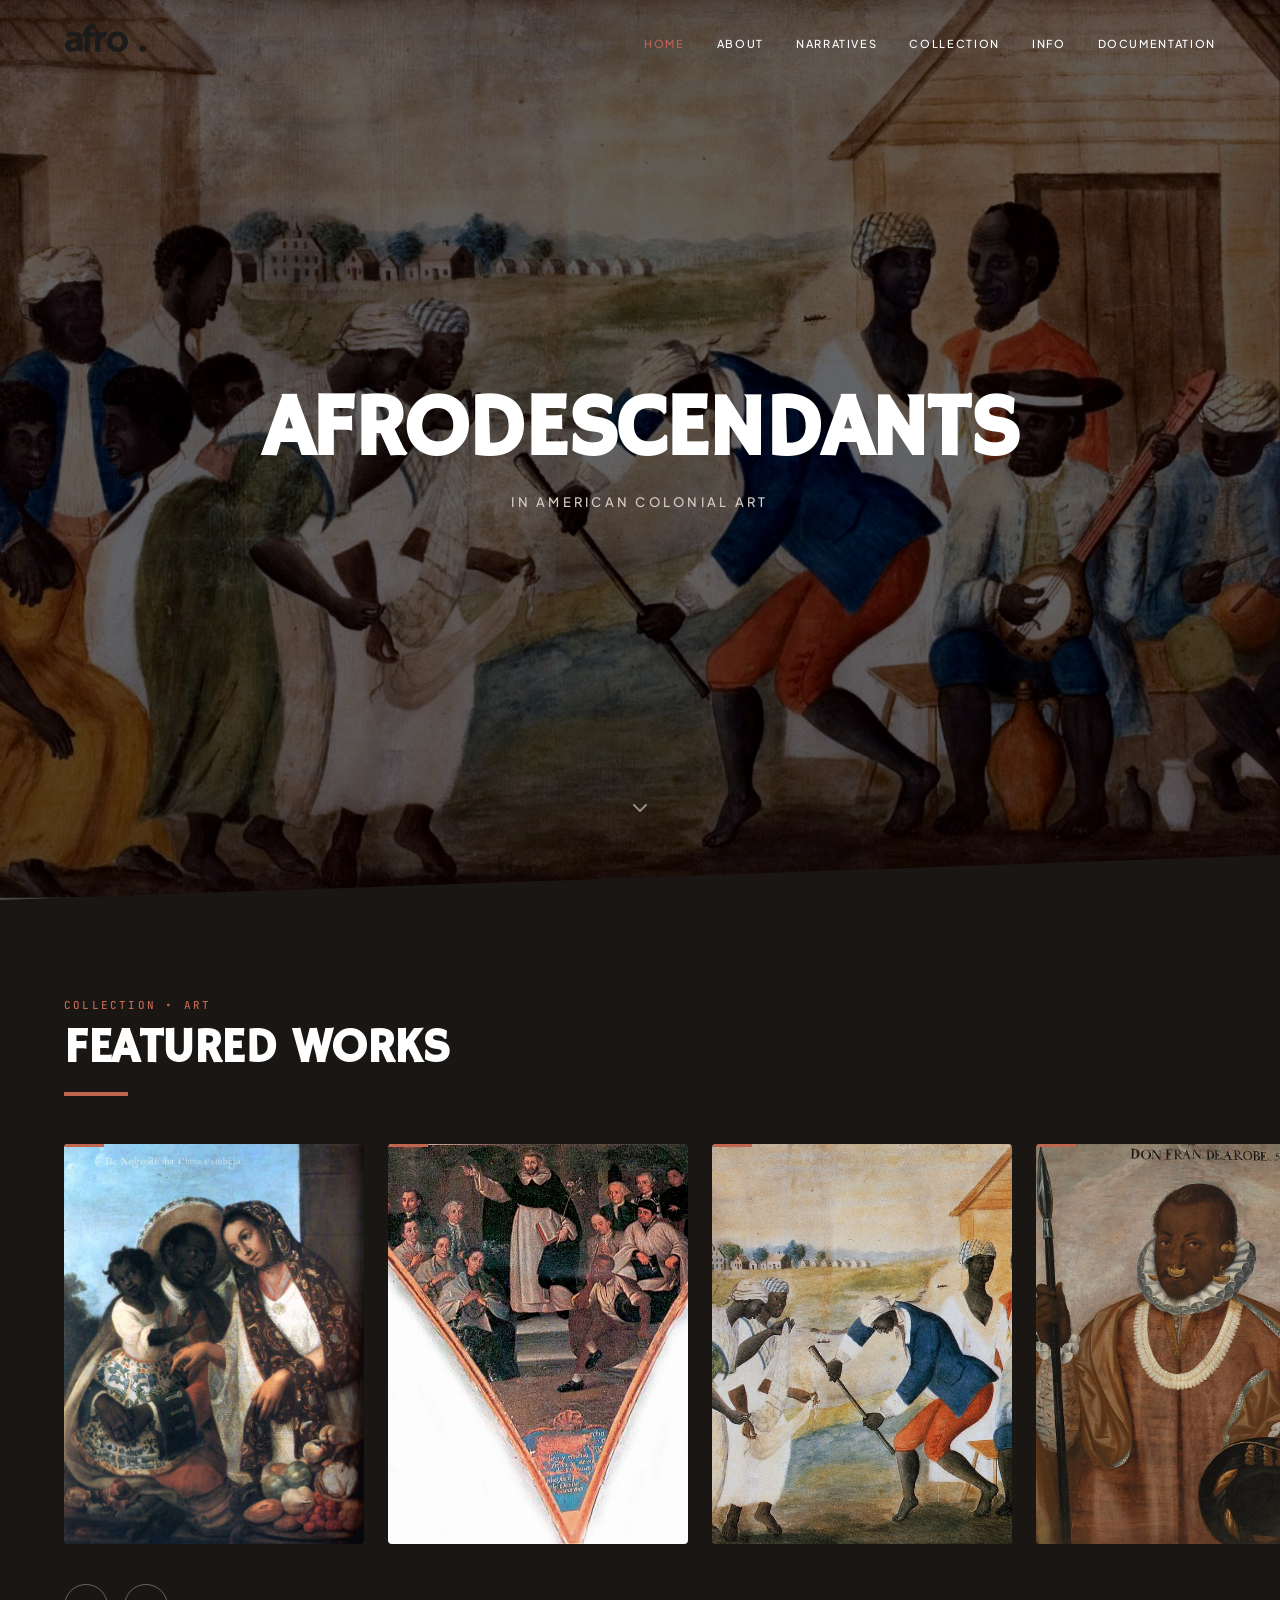
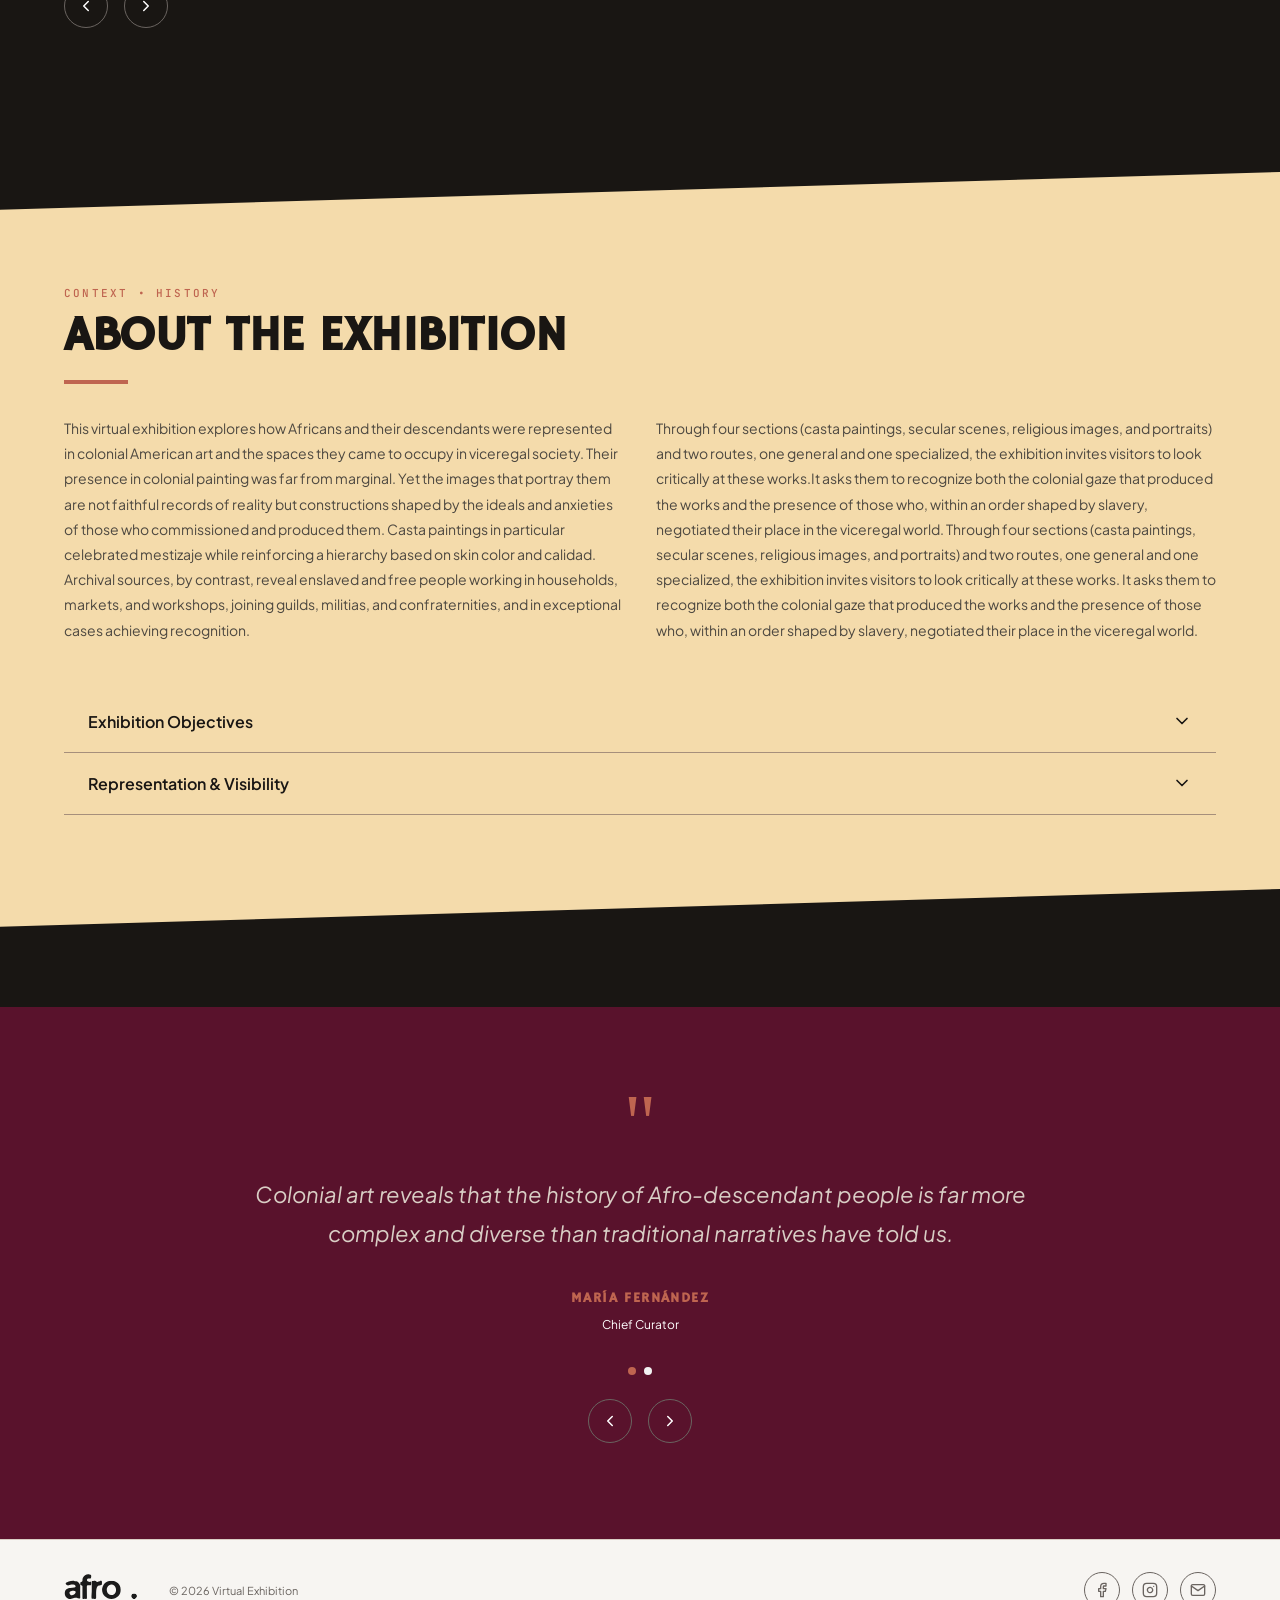
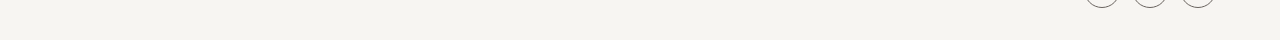
<file: index.html>
<!DOCTYPE html>
<html lang="en">

<head>
  <meta charset="UTF-8" />
  <meta name="viewport" content="width=device-width, initial-scale=1.0" />
  <title>Presencias — Afro-descendants in Colonial Art</title>
  <meta name="description"
    content="Exposición virtual sobre las representaciones de afrodescendientes en el arte colonial latinoamericano." />

  <link rel="icon" type="image/svg+xml" href="assets/images/favicon.svg" />

  <!-- Estilos principales (design system Vovex) -->
  <link rel="stylesheet" href="css/main.css" />
</head>

<body>

  <!-- ═══════════════════════════════════════════════════════ NAVBAR ═══════ -->
  <nav class="navbar" role="navigation" aria-label="Navegación principal">
    <div class="navbar__inner">
      <!-- Logo -->
      <a href="index.html" class="navbar__logo" aria-label="Presencias — Inicio"><img src="assets/images/logo-afro.png"
          alt="Presencias" class="navbar__logo-img" /></a>

      <!-- Links desktop -->
      <ul class="navbar__links">
        <li><a href="index.html" class="active">HOME</a></li>
        <li><a href="pages/about.html">ABOUT</a></li>
        <li><a href="pages/narrativas.html">NARRATIVES</a></li>
        <li><a href="pages/coleccion.html">COLLECTION</a></li>
        <li><a href="pages/info.html">INFO</a></li>
        <li><a href="pages/documentacion.html">DOCUMENTATION</a></li>
      </ul>

      <!-- Botón hamburguesa (mobile) -->
      <button class="navbar__toggle" aria-label="Abrir menú" aria-expanded="false">
        <span></span><span></span><span></span>
      </button>
    </div>

    <!-- Menú mobile -->
    <div class="navbar__mobile" aria-label="Menú móvil">
      <a href="index.html" class="active">HOME</a>
      <a href="pages/about.html">ABOUT</a>
      <a href="pages/narrativas.html">NARRATIVES</a>
      <a href="pages/coleccion.html">COLLECTION</a>
      <a href="pages/info.html">INFO</a>
      <a href="pages/documentacion.html">DOCUMENTATION</a>
    </div>
  </nav>

  <main>

    <!-- ═══════════════════════════════════════════════════ HERO ══════════ -->
    <section class="hero" aria-label="Portada de la exposición">
      <!-- Imagen de fondo con parallax -->
      <div class="hero__bg">
        <img id="hero-bg-img" src="assets/images/banner-hero.jpg" alt="Arte colonial — detalle de pintura" />
      </div>
      <div class="hero__overlay"></div>

      <!-- Texto central -->
      <div class="hero__content">
        <h1 class="hero__title">Afrodescendants</h1>
        <p class="hero__subtitle">in American Colonial Art</p>
      </div>

      <!-- Flecha indicadora de scroll -->
      <div class="hero__scroll-hint" aria-hidden="true">
        <svg viewBox="0 0 24 24">
          <polyline points="6 9 12 15 18 9"></polyline>
        </svg>
      </div>
    </section>

    <!-- ══════════════════════════════════════ OBRAS DESTACADAS (carrusel) ═ -->
    <section class="featured-section" aria-labelledby="featured-heading">
      <div class="container">
        <span class="eyebrow">COLLECTION • ART</span>
        <h2 id="featured-heading">FEATURED WORKS</h2>
        <div class="gold-rule"></div>
      </div>

      <!-- Carrusel con controles prev/next -->
      <div data-carousel>
        <div class="container carousel-lead">
          <!-- Los items se renderizan por JS en .carousel__track -->
        </div>

        <div class="carousel">
          <div class="carousel__track reveal" id="featured-track">
            <!-- Poblado por JS (artworks.js + inline JS abajo) -->
          </div>
        </div>

        <!-- Botones de navegación del carrusel -->
        <div class="container">
          <div class="carousel__nav">
            <button class="carousel__btn" data-carousel-prev aria-label="Obra anterior">
              <svg viewBox="0 0 24 24">
                <polyline points="15 18 9 12 15 6"></polyline>
              </svg>
            </button>
            <button class="carousel__btn" data-carousel-next aria-label="Obra siguiente">
              <svg viewBox="0 0 24 24">
                <polyline points="9 6 15 12 9 18"></polyline>
              </svg>
            </button>
          </div>
        </div>
      </div>
    </section>

    <!-- ══════════════════════════════════════════════ SOBRE LA EXPOSICIÓN ═ -->
    <section class="about-section reveal" aria-labelledby="about-heading">
      <div class="container">
        <span class="eyebrow">CONTEXT • HISTORY</span>
        <h2 id="about-heading">ABOUT THE EXHIBITION</h2>
        <div class="gold-rule"></div>

        <!-- Intro en dos columnas -->
        <div class="about-grid">
          <p>
            This virtual exhibition explores how Africans and their descendants were represented in colonial American art and the spaces they came to occupy in viceregal society. Their presence in colonial painting was far from marginal. Yet the images that portray them are not faithful records of reality but constructions shaped by the ideals and anxieties of those who commissioned and produced them. Casta paintings in particular celebrated mestizaje while reinforcing a hierarchy based on skin color and calidad. Archival sources, by contrast, reveal enslaved and free people working in households, markets, and workshops, joining guilds, militias, and confraternities, and in exceptional cases achieving recognition.  
          </p>
          <p>
            Through four sections (casta paintings, secular scenes, religious images, and portraits) and two routes, one general and one specialized, the exhibition invites visitors to look critically at these works.It asks them to recognize both the colonial gaze that produced the works and the presence of those who, within an order shaped by slavery, negotiated their place in the viceregal world. Through four sections (casta paintings, secular scenes, religious images, and portraits) and two routes, one general and one specialized, the exhibition invites visitors to look critically at these works. It asks them to recognize both the colonial gaze that produced the works and the presence of those who, within an order shaped by slavery, negotiated their place in the viceregal world.
          </p>
        </div>

        <!-- Acordeón -->
        <div class="accordion" role="list">

          <div class="accordion__item" role="listitem">
            <button class="accordion__trigger" aria-expanded="false">
              <span>Exhibition Objectives</span>
              <!-- Ícono chevron -->
              <svg class="accordion__icon" viewBox="0 0 24 24" aria-hidden="true">
                <polyline points="6 9 12 15 18 9"></polyline>
              </svg>
            </button>
            <div class="accordion__body" role="region">
              <div class="accordion__content">
                The exhibition seeks to analyze the representation of people of African descent across genres of colonial painting and to contrast the idealized image the works project with the reality recorded in archival sources. It aims to make visible the spaces this population occupied in labor, guilds, militias, and confraternities, while keeping in view that slavery was the dominant condition and mobility the exception. It also examines how clothing, gender, and composition express both colonial control and forms of negotiation and resistance.
              </div>
            </div>
          </div>

          <div class="accordion__item" role="listitem">
            <button class="accordion__trigger" aria-expanded="false">
              <span>Representation &amp; Visibility</span>
              <svg class="accordion__icon" viewBox="0 0 24 24" aria-hidden="true">
                <polyline points="6 9 12 15 18 9"></polyline>
              </svg>
            </button>
            <div class="accordion__body" role="region">
              <div class="accordion__content">

                In the Spanish American colonies, Africans and their descendants were often denied
                individuation in representation and were instead depicted as generic types or as
                members of a group.<sup>1</sup> As Jaime Borja notes in <em>Los ingenios del pincel</em>,
                "of Black people—mostly enslaved, but also free men who acted as settlers and even
                conquistadors—no visual memory remains,"<sup>2</sup> despite their constant presence
                in colonial society. These groups remained marginally represented in painting as a
                reflection of their exclusion from access to the forms of power that guaranteed
                visibility. In this sense, portraits and colonial painting did not operate merely as
                representational tools, but as exercises of power, capable of determining who
                deserved to be seen and how.
                <br>
                <br>
                Nonetheless, colonial paintings include figures (particularly in the middle and
                background) whose inclusion itself demonstrates the social fluidity of a world shaped
                by movement, settlement, and relocation. Historically, figures of Africans and their
                descendants in Latin American colonial art have received limited interpretive
                attention. This marginalization extends beyond mere compositional hierarchy,
                reflecting broader assumptions that naturalized slavery as the expected condition of
                Black individuals in colonial society. Recent scholarship, however, has begun to
                challenge these views, highlighting the diverse roles of Black people, from military
                or commercial positions to artistic production,<sup>3</sup> and stressing the need to
                reconsider their visibility and significance within colonial visual culture.
                <br>
                <ol class="about-footnotes">
                  <li id="footnote-1">
                    1. Kathryn Santner and Helen Melling, "Introduction: Visualizing Blackness in
                    Colonial Latin America," <em>Colonial Latin American Review</em> 30, no. 2 (2021):
                    186.
                    <a href="https://doi.org/10.1080/10609164.2021.1912477" target="_blank" rel="noopener">
                      https://doi.org/10.1080/10609164.2021.1912477
                    </a>.
                  </li>
                  <li id="footnote-2">
                    2. Jaime Borja, <em>Los ingenios del pincel: Geografía de la pintura y la cultura
                      visual en la América colonial</em>, 1.ª ed., Colección Ágora. Historia y Geografía
                    (Bogotá: Ediciones Uniandes; Facultad de Artes y Humanidades, 2021),
                    <a href="https://doi.org/10.30778/2020.07" target="_blank" rel="noopener">
                      https://doi.org/10.30778/2020.07
                    </a>.
                  </li>
                  <li id="footnote-3">
                    3. Juan Correa (1647–1717) and his student José de Ibarra (1685–1756) were two of
                    the most prominent painters in colonial Mexico City, and both were of African
                    descent.
                  </li>
                </ol>
              </div>
            </div>
          </div>

        </div><!-- /accordion -->
      </div>
    </section>

    <!-- ════════════════════════════════════════ CITAS ROTATIVAS ════════════ -->
    <section class="quote-section" data-quotes aria-label="Citas del equipo curatorial">
      <div class="container">
        <div class="quote-card">
          <span class="quote-icon" aria-hidden="true">"</span>
          <p class="quote-text" data-quote-text>
            Colonial art reveals that the history of Afro-descendant people is far more complex
            and diverse than traditional narratives have told us.
          </p>
          <p class="quote-author" data-quote-author> María Fernández</p>
          <p class="quote-role" data-quote-role>Chief Curator</p>

          <!-- Dots de navegación (data-* contienen el contenido de cada cita) -->
          <div class="quote-dots">
            <button class="quote-dot active"
              data-text="Colonial art reveals that the history of Afro-descendant people is far more complex and diverse than traditional narratives have told us."
              data-author="María Fernández" data-role="Chief Curator" aria-label="Cita 1"></button>
            <button class="quote-dot"
              data-text="These works are not just historical documents; they are windows into a deeper understanding of our identity and cultural heritage."
              data-author="Carlos Mendoza" data-role="Senior Researcher" aria-label="Cita 2"></button>
          </div>

          <!-- Botones prev/next para las citas -->
          <div class="quote-nav">
            <button class="carousel__btn" data-quote-prev aria-label="Cita anterior">
              <svg viewBox="0 0 24 24">
                <polyline points="15 18 9 12 15 6"></polyline>
              </svg>
            </button>
            <button class="carousel__btn" data-quote-next aria-label="Cita siguiente">
              <svg viewBox="0 0 24 24">
                <polyline points="9 6 15 12 9 18"></polyline>
              </svg>
            </button>
          </div>

        </div>
      </div>
    </section>

  </main>

  <!-- ═══════════════════════════════════════════════════════ FOOTER ═══════ -->
  <footer class="footer" role="contentinfo">
    <div class="footer__inner">
      <div class="footer__brand">
        <a href="index.html" class="footer__logo"><img src="assets/images/logo-afro.svg" alt="Presencias"
            class="footer__logo-img" /></a>
        <span class="footer__copy">© 2026 Virtual Exhibition</span>
      </div>
      <div class="footer__social" aria-label="Redes sociales">
        <a href="#" class="footer__social-btn" aria-label="Facebook">
          <svg viewBox="0 0 24 24">
            <path d="M18 2h-3a5 5 0 0 0-5 5v3H7v4h3v8h4v-8h3l1-4h-4V7a1 1 0 0 1 1-1h3z"></path>
          </svg>
        </a>
        <a href="#" class="footer__social-btn" aria-label="Instagram">
          <svg viewBox="0 0 24 24">
            <rect x="2" y="2" width="20" height="20" rx="5" ry="5"></rect>
            <path d="M16 11.37A4 4 0 1 1 12.63 8 4 4 0 0 1 16 11.37z"></path>
            <line x1="17.5" y1="6.5" x2="17.51" y2="6.5"></line>
          </svg>
        </a>
        <a href="mailto:contacto@presencias.org" class="footer__social-btn" aria-label="Email">
          <svg viewBox="0 0 24 24">
            <path d="M4 4h16c1.1 0 2 .9 2 2v12c0 1.1-.9 2-2 2H4c-1.1 0-2-.9-2-2V6c0-1.1.9-2 2-2z"></path>
            <polyline points="22,6 12,13 2,6"></polyline>
          </svg>
        </a>
      </div>
    </div>
  </footer>

  <!-- ════════════════════════════════════════════════════ SCRIPTS ══════════ -->
  <!-- Datos de las obras -->
  <script src="js/artworks.js"></script>
  <!-- JS compartido (navbar, scroll reveal, acordeón, carrusel) -->
  <script src="js/main.js"></script>

  <!-- Script inline: poblar carrusel con obras destacadas -->
  <script>
    (function buildFeaturedCarousel() {
      var track = document.getElementById('featured-track');
      if (!track || !window.getFeaturedArtworks) return;

      var featured = window.getFeaturedArtworks();

      /* Construir los items del carrusel */
      track.innerHTML = featured.map(function (art) {
        /* art.imageUrl está escrito relativo a /pages/ (ej. "../assets/...");
           index.html vive en la raíz, así que hay que quitar ese "../" */
        var imgSrc = art.imageUrl.replace(/^\.\.\//, '');
        return [
          '<a href="pages/coleccion.html?obra=' + art.id + '" class="carousel__item artwork-card">',
          '<div class="artwork-card__img">',
          '<img src="' + imgSrc + '" alt="' + art.title + '" loading="lazy" />',
          '<div class="artwork-card__overlay">',
          '<h3>' + art.title + '</h3>',
          '<span class="artist">' + art.artist + '</span>',
          '<span class="year">' + art.year + '</span>',
          '</div>',
          '</div>',
          '</a>'
        ].join('');
      }).join('');
    })();
  </script>

  <!-- Parallax muy leve en el hero -->
  <script>
    (function heroParallax() {
      var img = document.getElementById('hero-bg-img');
      if (!img || window.matchMedia('(prefers-reduced-motion: reduce)').matches) return;

      window.addEventListener('scroll', function () {
        /* Desplazar la imagen un 30% de lo que se scrollea */
        img.style.transform = 'translateY(' + (window.scrollY * 0.3) + 'px)';
      }, { passive: true });
    })();
  </script>

</body>

</html>
</file>
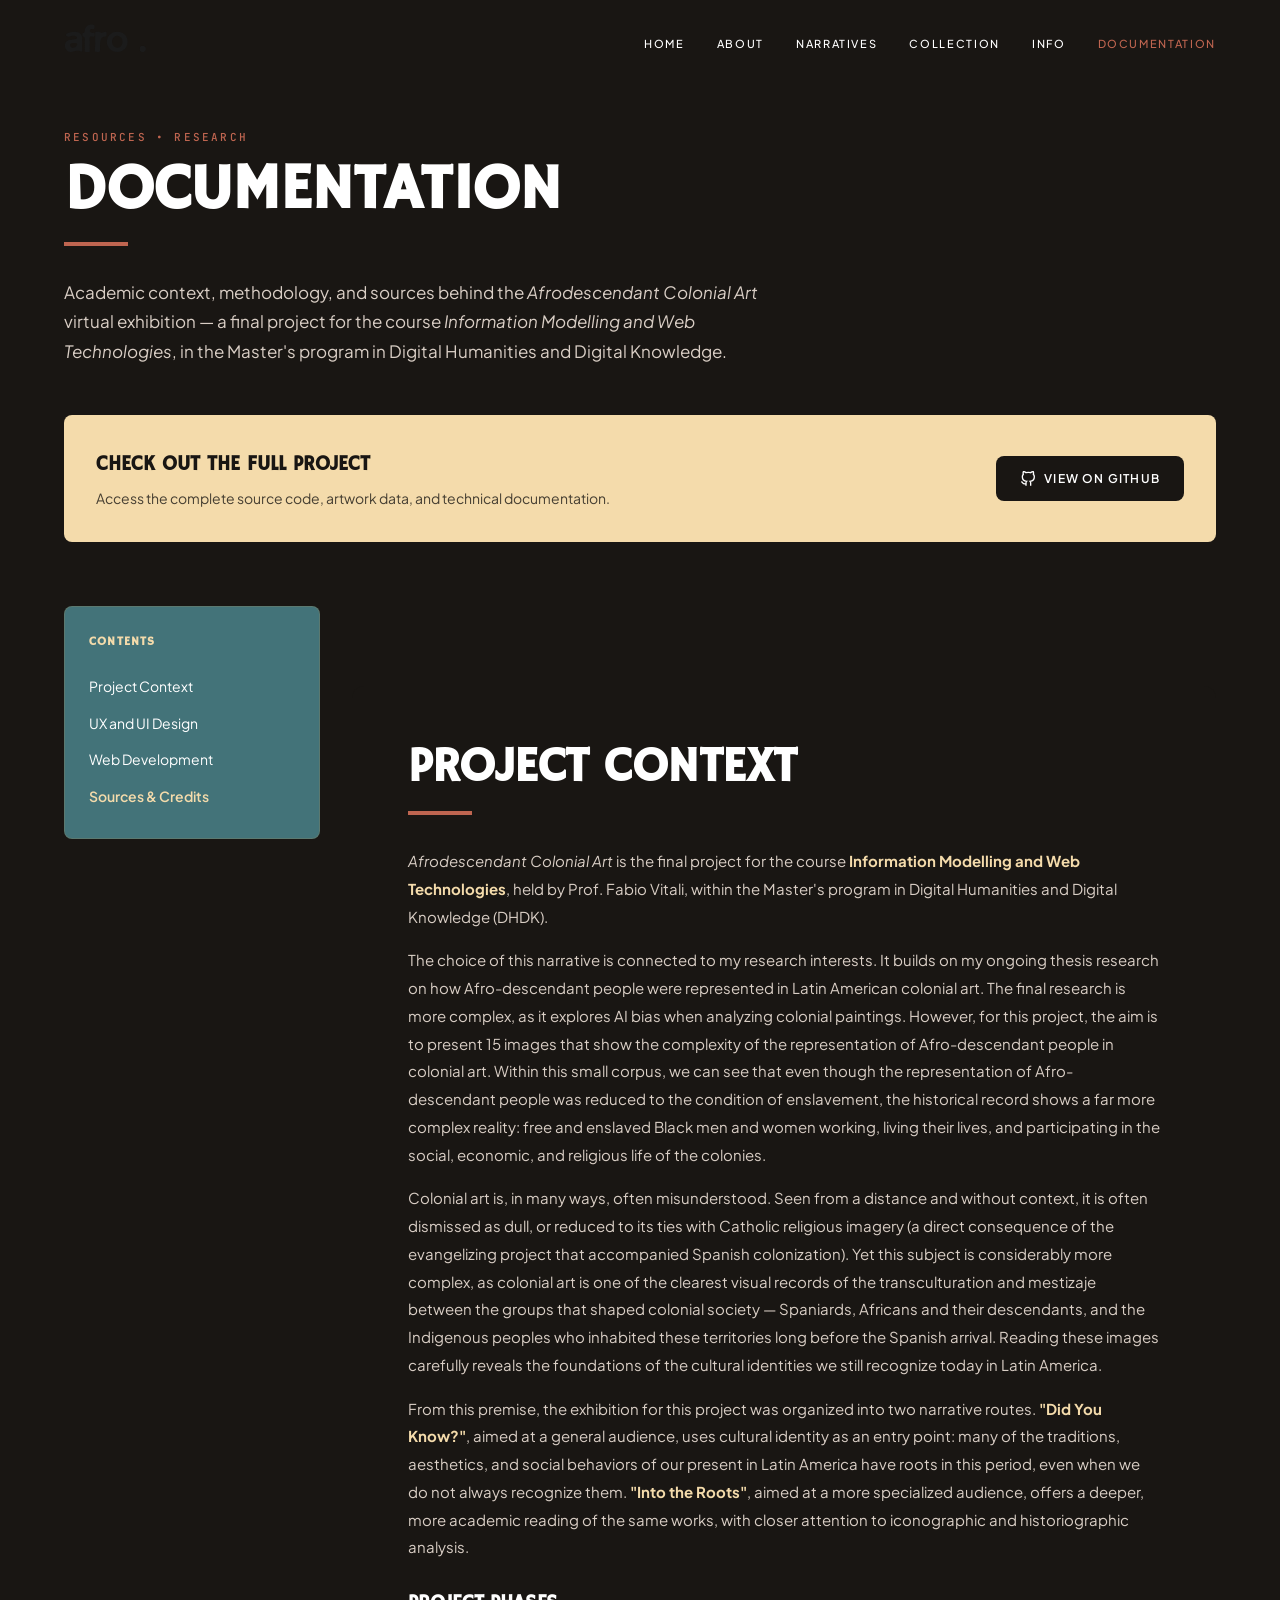
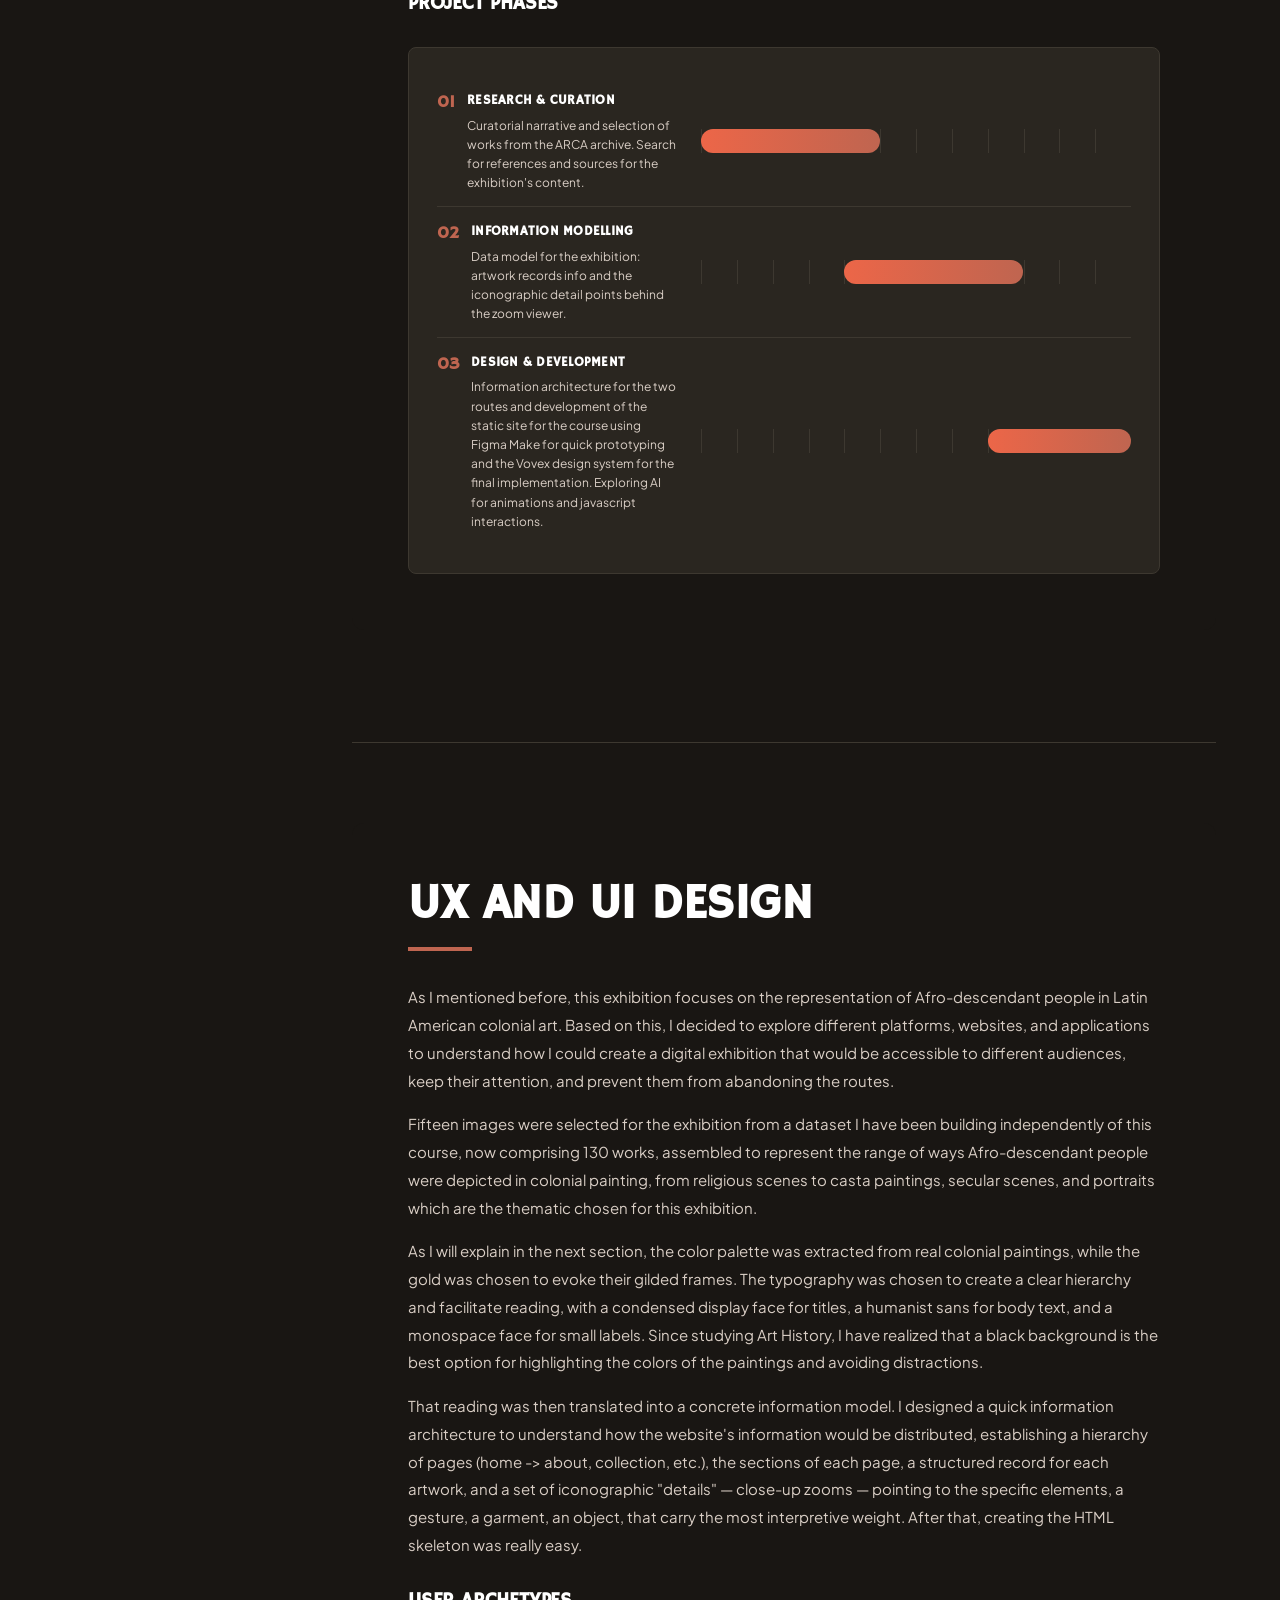
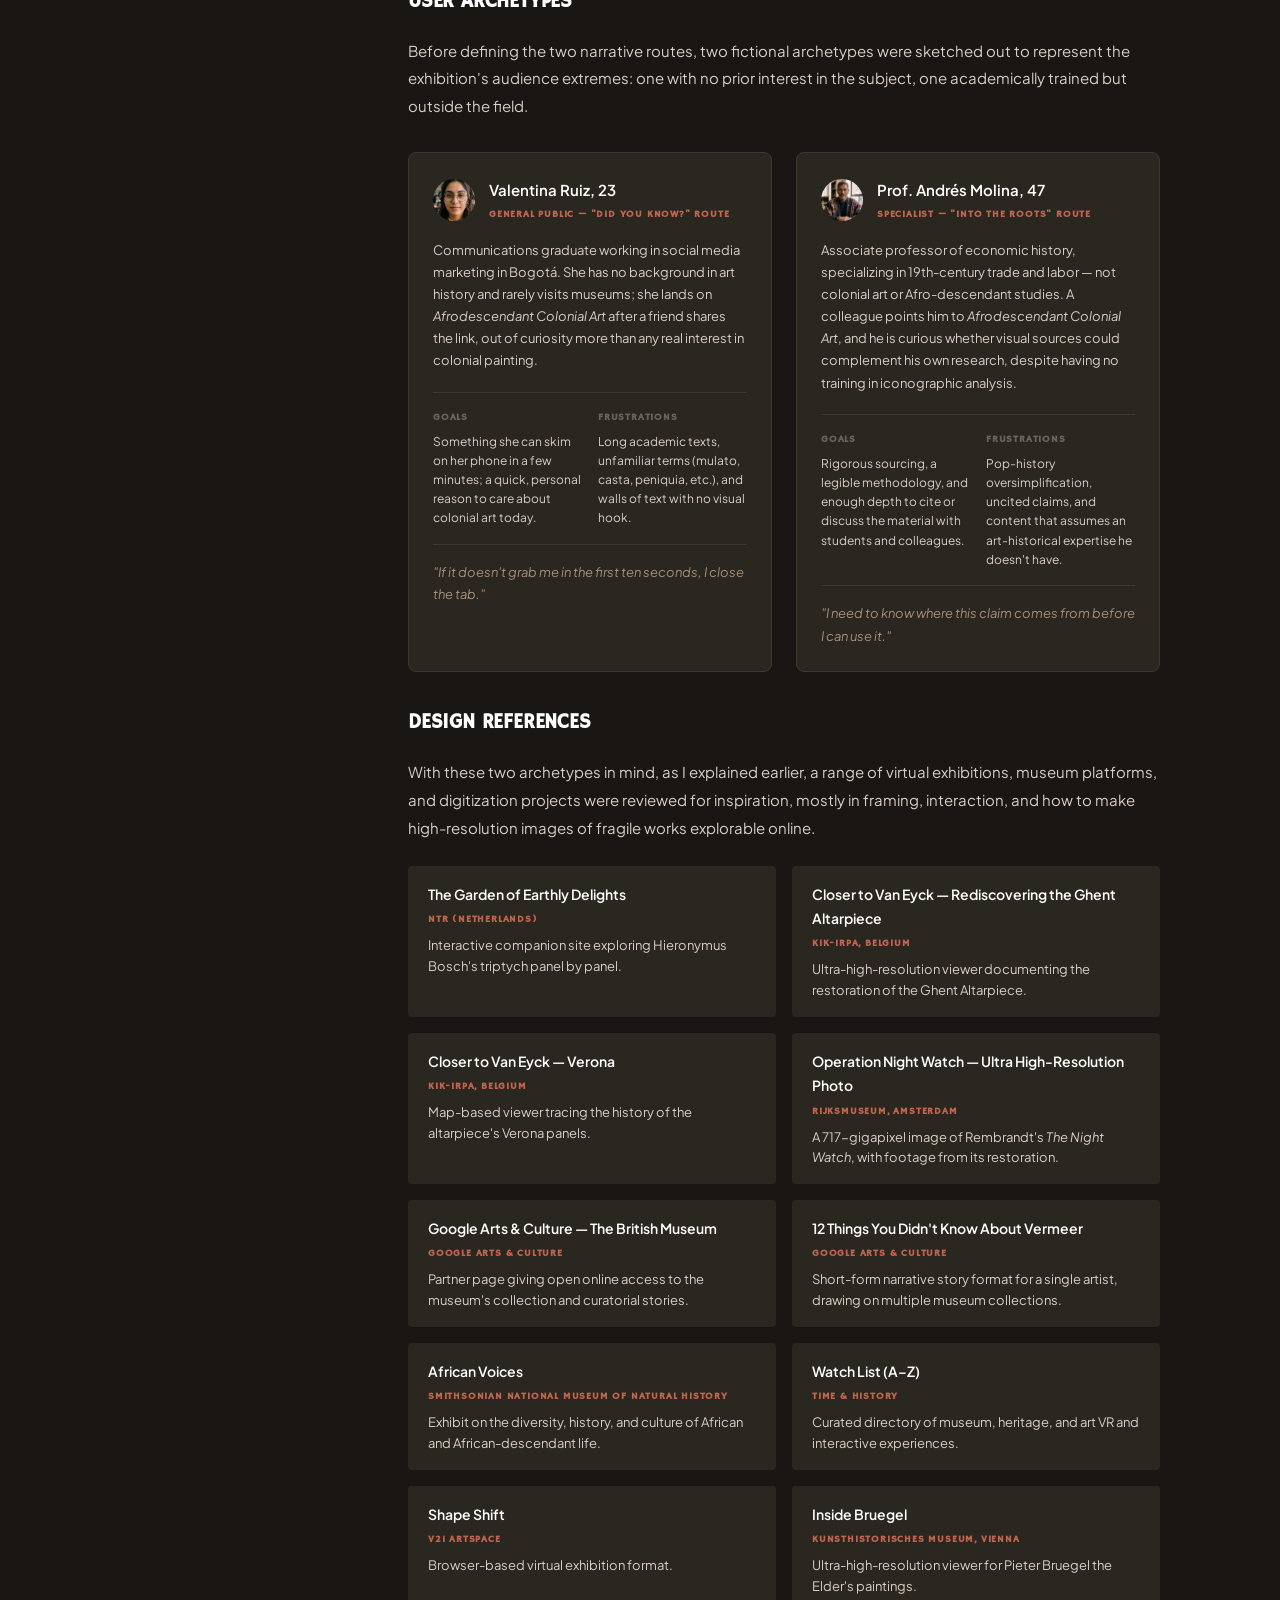
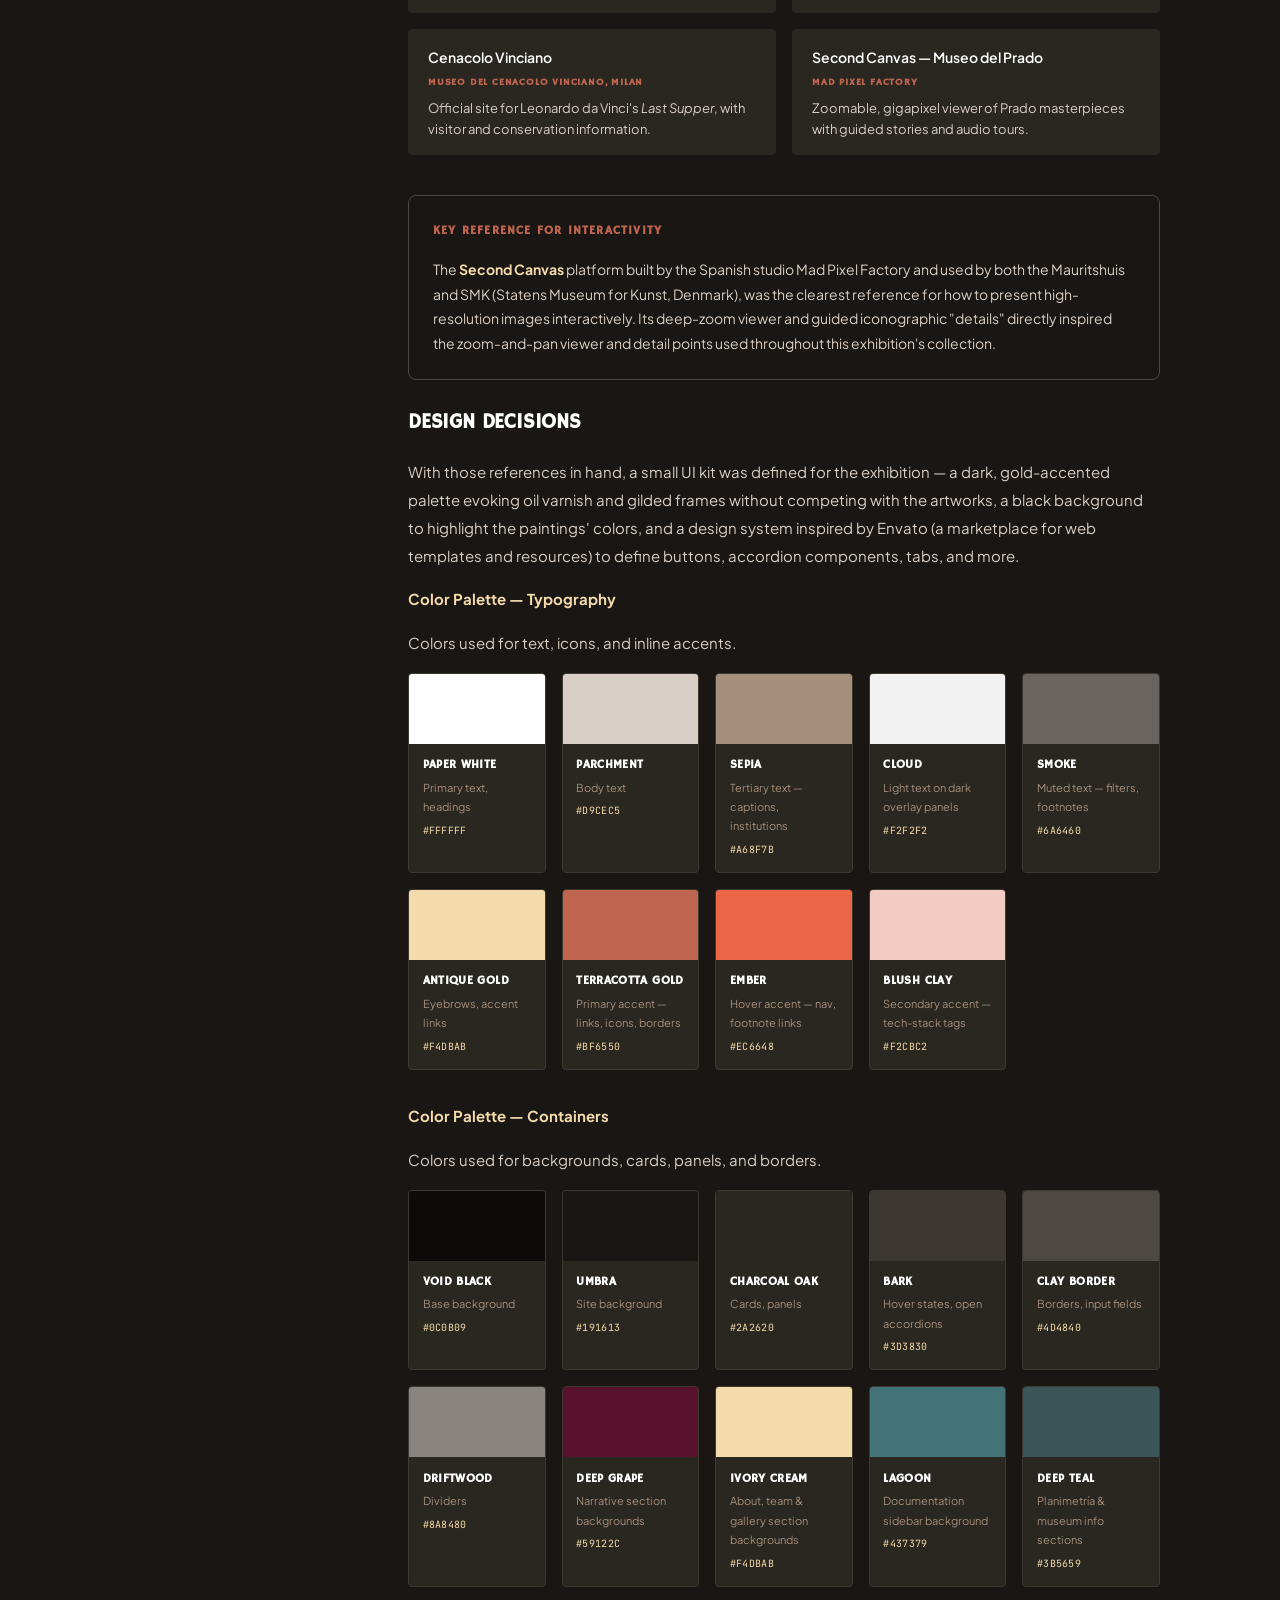
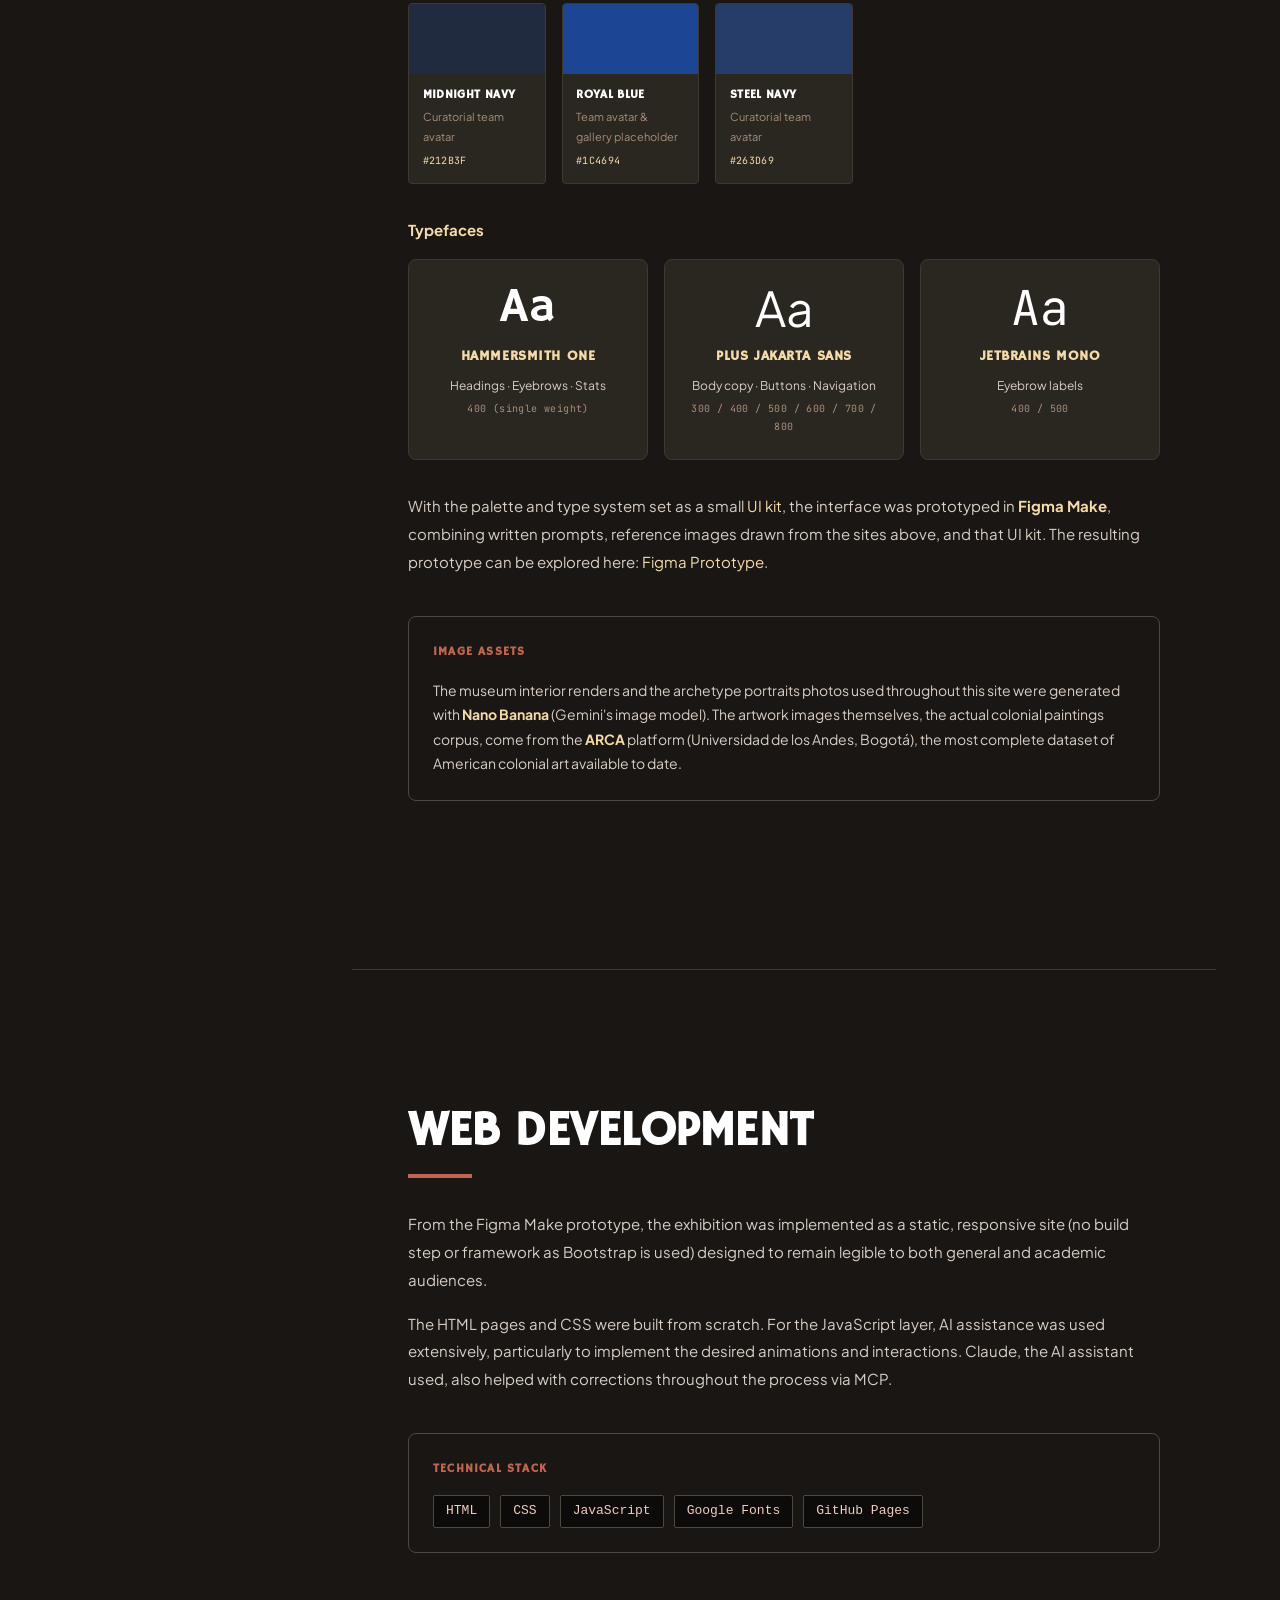
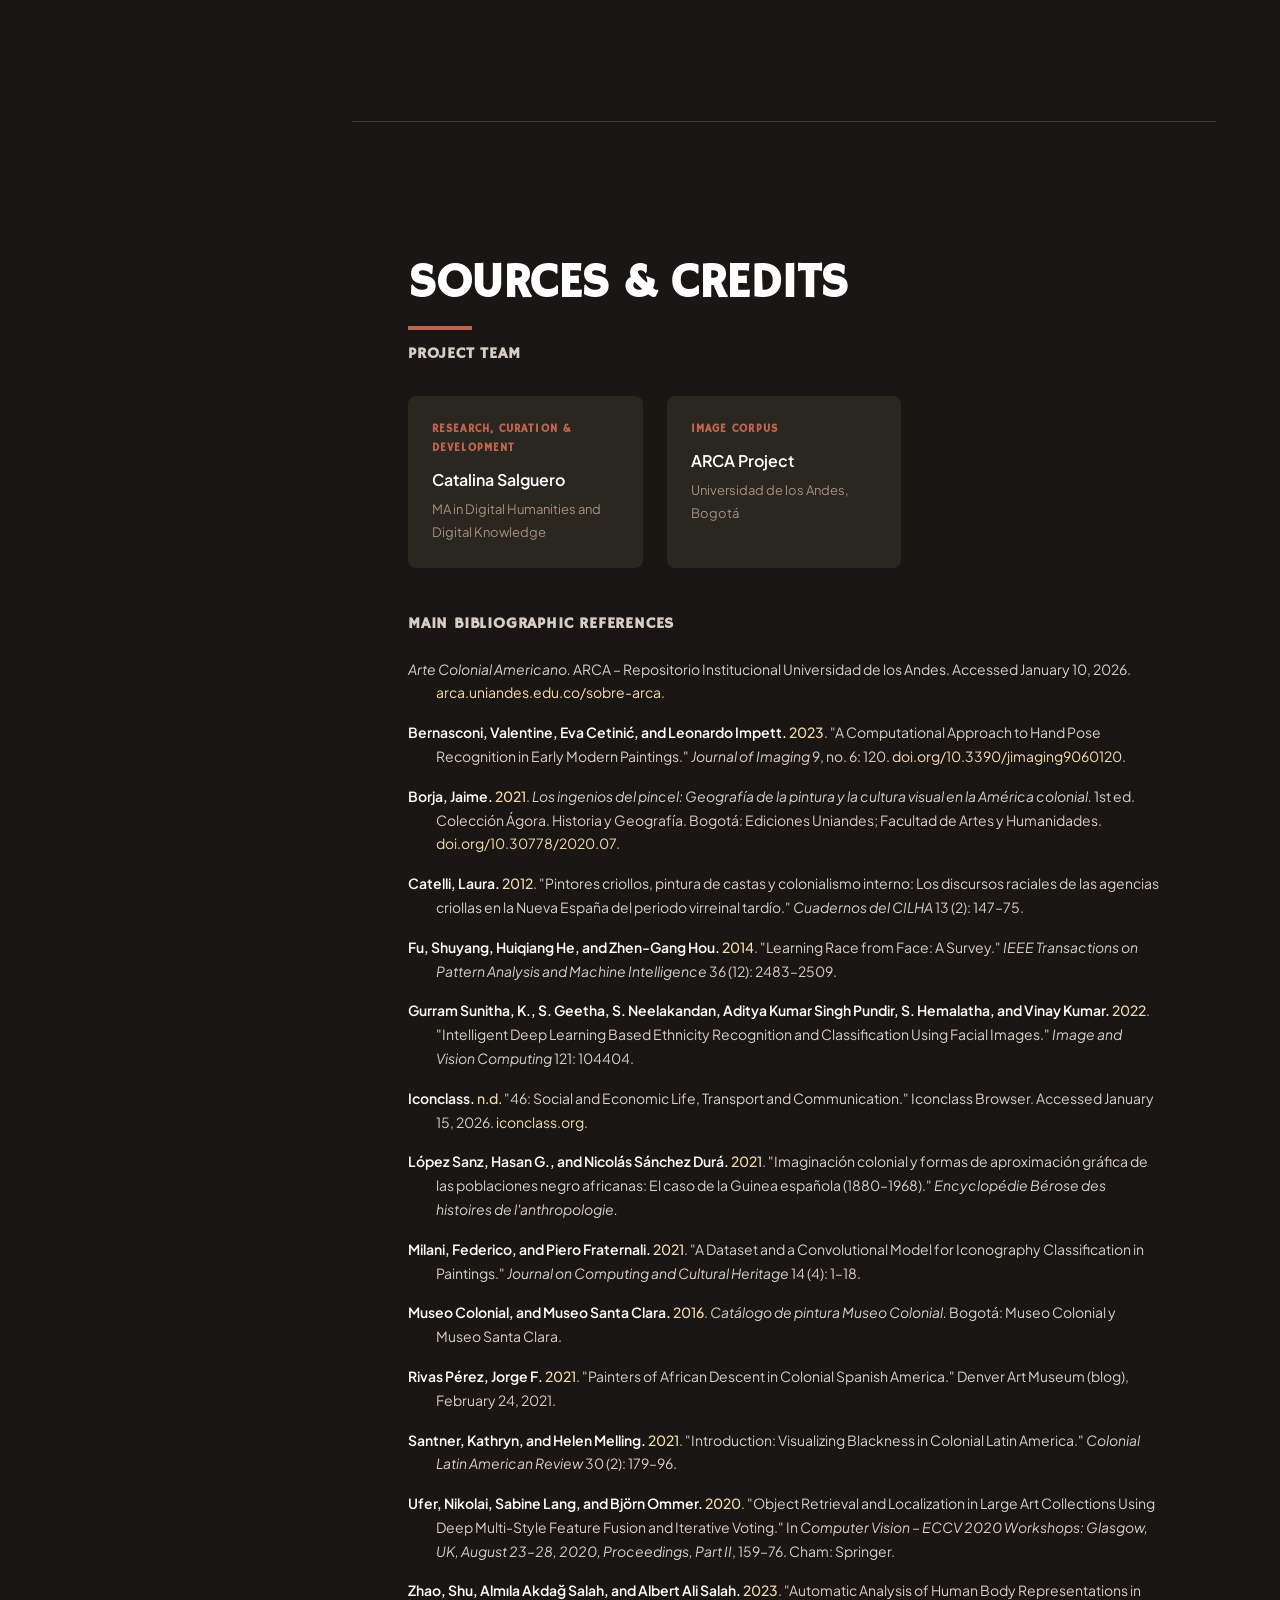
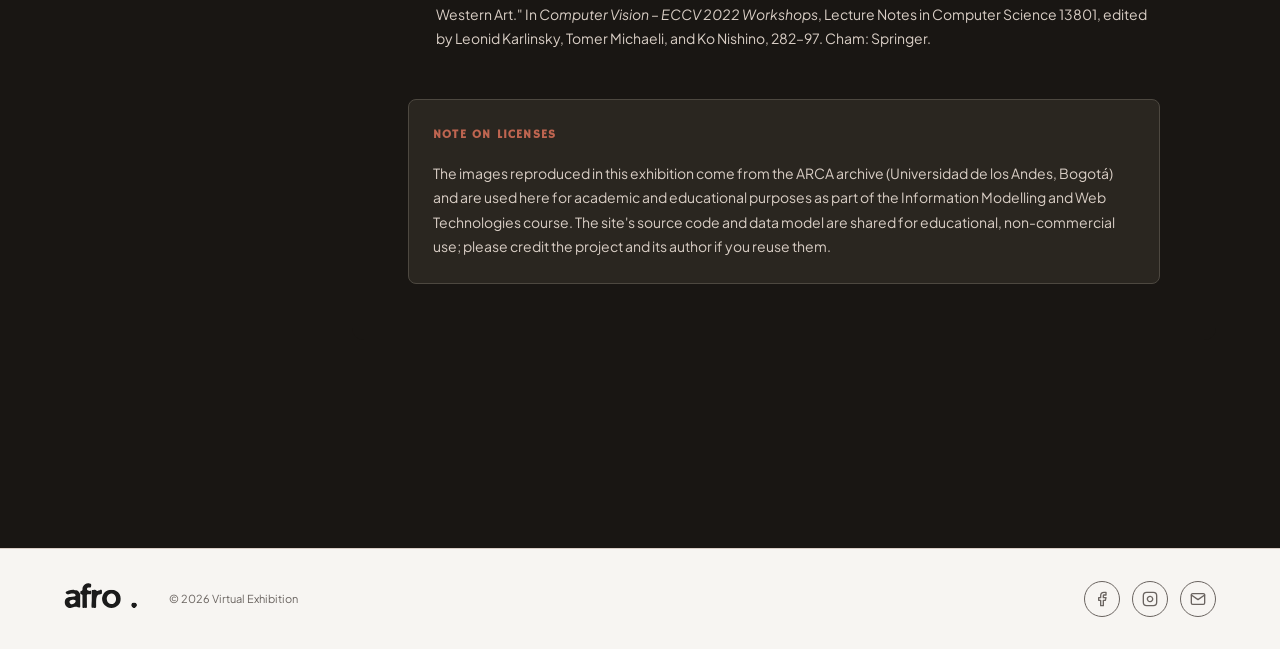
<file: pages/documentacion.html>
<!DOCTYPE html>
<html lang="en">
<head>
  <meta charset="UTF-8" />
  <meta name="viewport" content="width=device-width, initial-scale=1.0" />
  <title>Documentation — Presencias</title>
  <meta name="description" content="Context, methodology, and sources behind Presencias, a final project for the course Information Modelling and Web Technologies (MA in Digital Humanities and Digital Knowledge)." />
  <link rel="icon" type="image/svg+xml" href="../assets/images/favicon.svg" />
  <link rel="stylesheet" href="../css/main.css" />
</head>
<body>

  <!-- ═══════════════════════════════════════════════════════ NAVBAR ═══════ -->
  <nav class="navbar" role="navigation" aria-label="Navegación principal">
    <div class="navbar__inner">
      <a href="../index.html" class="navbar__logo"><img src="../assets/images/logo-afro.svg" alt="Presencias" class="navbar__logo-img" /></a>
      <ul class="navbar__links">
        <li><a href="../index.html">HOME</a></li>
        <li><a href="about.html">ABOUT</a></li>
        <li><a href="narrativas.html">NARRATIVES</a></li>
        <li><a href="coleccion.html">COLLECTION</a></li>
        <li><a href="info.html">INFO</a></li>
        <li><a href="documentacion.html" class="active">DOCUMENTATION</a></li>
      </ul>
      <button class="navbar__toggle" aria-label="Abrir menú" aria-expanded="false">
        <span></span><span></span><span></span>
      </button>
    </div>
    <div class="navbar__mobile">
      <a href="../index.html">HOME</a>
      <a href="about.html">ABOUT</a>
      <a href="narrativas.html">NARRATIVES</a>
      <a href="coleccion.html">COLLECTION</a>
      <a href="info.html">INFO</a>
      <a href="documentacion.html" class="active">DOCUMENTATION</a>
    </div>
  </nav>

  <main class="doc-page">

    <!-- ══════════════════════════════════════════════ PAGE HERO (heading) ═ -->
    <div class="container reveal">
      <span class="eyebrow">RESOURCES • RESEARCH</span>
      <h1>DOCUMENTATION</h1>
      <div class="gold-rule"></div>
      <p class="doc-intro">
        Academic context, methodology, and sources behind the <em>Afrodescendant Colonial Art</em> virtual
        exhibition — a final project for the course <em>Information Modelling and Web
        Technologies</em>, in the Master's program in Digital Humanities and Digital Knowledge.
      </p>
    </div>

    <!-- ══════════════════════════════════════ BANNER GITHUB ════════════════ -->
    <div class="container doc-block">
      <div class="github-banner reveal">
        <div>
          <p class="github-banner__title">Check out the full project</p>
          <p class="github-banner__subtitle">
            Access the complete source code, artwork data, and technical documentation.
          </p>
        </div>
        <a
          href="https://github.com/csalguero10/afrodescendant_colonialArt"
          target="_blank"
          rel="noopener noreferrer"
          class="github-banner__btn"
          aria-label="Ver el proyecto en GitHub"
        >
          <!-- Ícono GitHub (SVG inline) -->
          <svg viewBox="0 0 24 24" width="16" height="16" stroke="currentColor" fill="none" stroke-width="2">
            <path d="M9 19c-5 1.5-5-2.5-7-3m14 6v-3.87a3.37 3.37 0 0 0-.94-2.61c3.14-.35 6.44-1.54 6.44-7A5.44 5.44 0 0 0 20 4.77 5.07 5.07 0 0 0 19.91 1S18.73.65 16 2.48a13.38 13.38 0 0 0-7 0C6.27.65 5.09 1 5.09 1A5.07 5.07 0 0 0 5 4.77a5.44 5.44 0 0 0-1.5 3.78c0 5.42 3.3 6.61 6.44 7A3.37 3.37 0 0 0 9 18.13V22"></path>
          </svg>
          View on GitHub
        </a>
      </div>
    </div>

    <!-- ══════════════════════════════════════ LAYOUT SIDEBAR + CONTENIDO ══ -->
    <div class="container doc-block">
      <div class="doc-layout">

        <!-- ── Sidebar de navegación (sticky) ── -->
        <aside class="doc-sidebar" aria-label="Navegación de secciones">
          <nav class="doc-sidebar__nav">
            <p class="doc-sidebar__title">Contents</p>
            <a href="#contexto"    class="doc-sidebar__link active">Project Context</a>
            <a href="#metodologia" class="doc-sidebar__link">UX and UI Design</a>
            <a href="#desarrollo"  class="doc-sidebar__link">Web Development</a>
            <a href="#creditos"    class="doc-sidebar__link">Sources &amp; Credits</a>
          </nav>
        </aside>

        <!-- ── Contenido principal ── -->
        <div class="doc-content">

          <!-- ════════════════════════ SECCIÓN 1: CONTEXTO ════════════════ -->
          <section
            id="contexto"
            class="doc-section reveal"
            aria-labelledby="contexto-heading"
          >
            <div class="doc-section--blue">
              <h2 id="contexto-heading">PROJECT CONTEXT</h2>
              <div class="gold-rule"></div>

              <p class="doc-text">
                <em>Afrodescendant Colonial Art</em> is the final project for the course <strong
                class="text-accent">Information Modelling and Web Technologies</strong>, held by
                Prof. Fabio Vitali, within the Master's program in Digital Humanities and Digital
                Knowledge (DHDK).
              </p>
              <p class="doc-text">
                The choice of this narrative is connected to my research interests. It builds on my ongoing
                thesis research on how Afro-descendant people were represented in Latin American
                colonial art. The final research is more complex, as it explores AI bias when analyzing colonial paintings. However, for this project, the aim is to present 15 images that show the complexity of the representation of Afro-descendant people in colonial art. Within this small corpus, we can see that even though the representation of Afro-descendant people was reduced to the
                condition of enslavement, the historical record shows a far more
                complex reality: free and enslaved Black men and women working, living their lives, and participating in the social, economic, and religious life of the colonies.
              </p>
              <p class="doc-text">
                Colonial art is, in many ways, often misunderstood. Seen from a distance and
                without context, it is often dismissed as dull, or reduced to its ties with
                Catholic religious imagery (a direct consequence of the evangelizing project that
                accompanied Spanish colonization). Yet this subject is considerably more
                complex, as colonial art is one of the clearest visual records of the transculturation and
                mestizaje between the groups that shaped colonial society — Spaniards, Africans
                and their descendants, and the Indigenous peoples who inhabited these territories
                long before the Spanish arrival. Reading these images carefully reveals the foundations
                of the cultural identities we still recognize today in Latin America.
              </p>
              <p class="doc-text">
                From this premise, the exhibition for this project was organized into two narrative routes.
                <strong class="text-accent">"Did You Know?"</strong>, aimed at a general audience,
                uses cultural identity as an entry point: many of the traditions, aesthetics, and
                social behaviors of our present in Latin America have roots in this period, even when we do not
                always recognize them. <strong class="text-accent">"Into the Roots"</strong>, aimed
                at a more specialized audience, offers a deeper, more academic reading of the same
                works, with closer attention to iconographic and historiographic analysis.
              </p>

              <!-- Fases del proyecto -->
              <h3 class="doc-heading doc-heading--lg">
                Project Phases
              </h3>

              <div class="gantt" role="img" aria-label="Project phases: Research and Curation, Information Modelling, and Design and Development, shown as a Gantt-style timeline with overlapping stages">
                <div class="gantt__row">
                  <div class="gantt__meta">
                    <span class="gantt__num">01</span>
                    <div>
                      <p class="gantt__title">Research &amp; Curation</p>
                      <p class="gantt__text">
                        Curatorial narrative and selection of works from the ARCA archive. Search for references and sources for the exhibition's content.
                      </p>
                    </div>
                  </div>
                  <div class="gantt__track">
                    <span class="gantt__bar" style="--gantt-col:1; --gantt-span:5;"></span>
                  </div>
                </div>

                <div class="gantt__row">
                  <div class="gantt__meta">
                    <span class="gantt__num">02</span>
                    <div>
                      <p class="gantt__title">Information Modelling</p>
                      <p class="gantt__text">
                        Data model for the exhibition: artwork records info and the iconographic
                        detail points behind the zoom viewer.
                      </p>
                    </div>
                  </div>
                  <div class="gantt__track">
                    <span class="gantt__bar" style="--gantt-col:5; --gantt-span:5;"></span>
                  </div>
                </div>

                <div class="gantt__row">
                  <div class="gantt__meta">
                    <span class="gantt__num">03</span>
                    <div>
                      <p class="gantt__title">Design &amp; Development</p>
                      <p class="gantt__text">
                        Information architecture for the two routes and development of the
                        static site for the course using Figma Make for quick prototyping and the Vovex design system for the final implementation. Exploring AI for animations and javascript interactions.
                      </p>
                    </div>
                  </div>
                  <div class="gantt__track">
                    <span class="gantt__bar" style="--gantt-col:9; --gantt-span:4;"></span>
                  </div>
                </div>
              </div>

            </div>
          </section>

          <!-- ════════════════════════ SECCIÓN 2: METODOLOGÍA ════════════ -->
          <section
            id="metodologia"
            class="doc-section reveal"
            aria-labelledby="metodologia-heading"
          >
            <div class="doc-section--dark">
              <h2 id="metodologia-heading">UX AND UI DESIGN</h2>
              <div class="gold-rule"></div>

              <p class="doc-text">
                As I mentioned before, this exhibition focuses on the representation of Afro-descendant people in Latin American colonial art. Based on this, I decided to explore different platforms, websites, and applications to understand how I could create a digital exhibition that would be accessible to different audiences, keep their attention, and prevent them from abandoning the routes.
              </p>
              <p class="doc-text">
                Fifteen images were selected for the exhibition from a dataset I have been building independently of this course, now comprising 130 works, assembled to
                represent the range of ways Afro-descendant people were depicted in colonial
                painting, from religious scenes to casta paintings, secular scenes, and
                portraits which are the thematic chosen for this exhibition.
              </p>
              <p class="doc-text">
                As I will explain in the next section, the color palette was extracted from real colonial paintings, while the gold was chosen to evoke their gilded frames. The typography was chosen to create a clear hierarchy and facilitate reading, with a condensed display face for titles, a humanist sans for body text, and a monospace face for small labels.
                Since studying Art History, I have realized that a black background is the best option for highlighting the colors of the paintings and avoiding distractions.
              </p>
              <p class="doc-text">
                That reading was then translated into a concrete information model. I designed a quick information architecture to understand how the website's information would be distributed, establishing a hierarchy of pages (home -> about, collection, etc.), the sections of each page, a structured
                record for each artwork, and a set of iconographic "details" — close-up zooms —
                pointing to the specific elements, a gesture, a garment, an object, that carry the most interpretive weight. After that, creating the HTML skeleton was really easy.
              </p>

              <!-- Arquetipos de usuario -->
              <h3 class="doc-heading doc-heading--lg">
                User Archetypes
              </h3>
              <p class="doc-text">
                Before defining the two narrative routes, two fictional archetypes were sketched
                out to represent the exhibition's audience extremes: one with no prior interest
                in the subject, one academically trained but outside the field.
              </p>

              <div class="persona-grid">

                <div class="persona-card">
                  <div class="persona-card__header">
                    <span class="persona-card__avatar persona-card__avatar--photo">
                      <img src="../assets/images/Valentina%20Ruiz.jpeg" alt="Valentina Ruiz" />
                    </span>
                    <div>
                      <p class="persona-card__name">Valentina Ruiz, 23</p>
                      <p class="persona-card__role">General Public — "Did You Know?" route</p>
                    </div>
                  </div>
                  <p class="persona-card__bio">
                    Communications graduate working in social media marketing in Bogotá. She has
                    no background in art history and rarely visits museums; she lands on
                    <em>Afrodescendant Colonial Art</em> after a friend shares the link, out of curiosity more than
                    any real interest in colonial painting.
                  </p>
                  <div class="persona-card__meta">
                    <div>
                      <p class="persona-card__label">Goals</p>
                      <p class="persona-card__text">
                        Something she can skim on her phone in a few minutes; a quick, personal
                        reason to care about colonial art today.
                      </p>
                    </div>
                    <div>
                      <p class="persona-card__label">Frustrations</p>
                      <p class="persona-card__text">
                        Long academic texts, unfamiliar terms (mulato, casta, peniquia, etc.),
                        and walls of text with no visual hook.
                      </p>
                    </div>
                  </div>
                  <p class="persona-card__quote">
                    "If it doesn't grab me in the first ten seconds, I close the tab."
                  </p>
                </div>

                <div class="persona-card">
                  <div class="persona-card__header">
                    <span class="persona-card__avatar persona-card__avatar--photo">
                      <img src="../assets/images/Andres%20Molina.jpeg" alt="Andrés Molina" />
                    </span>
                    <div>
                      <p class="persona-card__name">Prof. Andrés Molina, 47</p>
                      <p class="persona-card__role">Specialist — "Into the Roots" route</p>
                    </div>
                  </div>
                  <p class="persona-card__bio">
                    Associate professor of economic history, specializing in 19th-century trade
                    and labor — not colonial art or Afro-descendant studies. A colleague points him
                    to <em>Afrodescendant Colonial Art</em>, and he is curious whether visual sources could
                    complement his own research, despite having no training in iconographic
                    analysis.
                  </p>
                  <div class="persona-card__meta">
                    <div>
                      <p class="persona-card__label">Goals</p>
                      <p class="persona-card__text">
                        Rigorous sourcing, a legible methodology, and enough depth to cite or
                        discuss the material with students and colleagues.
                      </p>
                    </div>
                    <div>
                      <p class="persona-card__label">Frustrations</p>
                      <p class="persona-card__text">
                        Pop-history oversimplification, uncited claims, and content that assumes
                        an art-historical expertise he doesn't have.
                      </p>
                    </div>
                  </div>
                  <p class="persona-card__quote">
                    "I need to know where this claim comes from before I can use it."
                  </p>
                </div>

              </div>

              <!-- Referencias de diseño -->
              <h3 class="doc-heading doc-heading--lg">
                Design References
              </h3>
              <p class="doc-text">
                With these two archetypes in mind, as I explained earlier, a range of virtual exhibitions, museum
                platforms, and digitization projects were reviewed for inspiration, mostly in framing,
                interaction, and how to make high-resolution images of fragile works explorable
                online.
              </p>

              <ul class="link-list">
                <li class="link-list__item">
                  <a href="https://archief.ntr.nl/tuinderlusten/en.html" target="_blank" rel="noopener noreferrer" class="link-list__link">The Garden of Earthly Delights</a>
                  <span class="link-list__source">NTR (Netherlands)</span>
                  <p class="link-list__desc">Interactive companion site exploring Hieronymus Bosch's triptych panel by panel.</p>
                </li>
                <li class="link-list__item">
                  <a href="https://closertovaneyck.kikirpa.be/ghentaltarpiece/" target="_blank" rel="noopener noreferrer" class="link-list__link">Closer to Van Eyck — Rediscovering the Ghent Altarpiece</a>
                  <span class="link-list__source">KIK-IRPA, Belgium</span>
                  <p class="link-list__desc">Ultra-high-resolution viewer documenting the restoration of the Ghent Altarpiece.</p>
                </li>
                <li class="link-list__item">
                  <a href="https://closertovaneyck.kikirpa.be/verona/" target="_blank" rel="noopener noreferrer" class="link-list__link">Closer to Van Eyck — Verona</a>
                  <span class="link-list__source">KIK-IRPA, Belgium</span>
                  <p class="link-list__desc">Map-based viewer tracing the history of the altarpiece's Verona panels.</p>
                </li>
                <li class="link-list__item">
                  <a href="https://www.rijksmuseum.nl/en/stories/operation-night-watch/story/ultra-high-resolution-photo" target="_blank" rel="noopener noreferrer" class="link-list__link">Operation Night Watch — Ultra High-Resolution Photo</a>
                  <span class="link-list__source">Rijksmuseum, Amsterdam</span>
                  <p class="link-list__desc">A 717-gigapixel image of Rembrandt's <em>The Night Watch</em>, with footage from its restoration.</p>
                </li>
                <li class="link-list__item">
                  <a href="https://artsandculture.google.com/partner/the-british-museum" target="_blank" rel="noopener noreferrer" class="link-list__link">Google Arts &amp; Culture — The British Museum</a>
                  <span class="link-list__source">Google Arts &amp; Culture</span>
                  <p class="link-list__desc">Partner page giving open online access to the museum's collection and curatorial stories.</p>
                </li>
                <li class="link-list__item">
                  <a href="https://artsandculture.google.com/story/pQWBQGC0Am3YLw" target="_blank" rel="noopener noreferrer" class="link-list__link">12 Things You Didn't Know About Vermeer</a>
                  <span class="link-list__source">Google Arts &amp; Culture</span>
                  <p class="link-list__desc">Short-form narrative story format for a single artist, drawing on multiple museum collections.</p>
                </li>
                <li class="link-list__item">
                  <a href="https://naturalhistory.si.edu/exhibits/african-voices" target="_blank" rel="noopener noreferrer" class="link-list__link">African Voices</a>
                  <span class="link-list__source">Smithsonian National Museum of Natural History</span>
                  <p class="link-list__desc">Exhibit on the diversity, history, and culture of African and African-descendant life.</p>
                </li>
                <li class="link-list__item">
                  <a href="https://timeandhistory.com/watch-list/" target="_blank" rel="noopener noreferrer" class="link-list__link">Watch List (A–Z)</a>
                  <span class="link-list__source">Time &amp; History</span>
                  <p class="link-list__desc">Curated directory of museum, heritage, and art VR and interactive experiences.</p>
                </li>
                <li class="link-list__item">
                  <a href="https://virtualexhibition.v21artspace.com/shape-shift" target="_blank" rel="noopener noreferrer" class="link-list__link">Shape Shift</a>
                  <span class="link-list__source">V21 Artspace</span>
                  <p class="link-list__desc">Browser-based virtual exhibition format.</p>
                </li>
                <li class="link-list__item">
                  <a href="https://insidebruegel.net/" target="_blank" rel="noopener noreferrer" class="link-list__link">Inside Bruegel</a>
                  <span class="link-list__source">Kunsthistorisches Museum, Vienna</span>
                  <p class="link-list__desc">Ultra-high-resolution viewer for Pieter Bruegel the Elder's paintings.</p>
                </li>
                <li class="link-list__item">
                  <a href="https://cenacolovinciano.org/en/" target="_blank" rel="noopener noreferrer" class="link-list__link">Cenacolo Vinciano</a>
                  <span class="link-list__source">Museo del Cenacolo Vinciano, Milan</span>
                  <p class="link-list__desc">Official site for Leonardo da Vinci's <em>Last Supper</em>, with visitor and conservation information.</p>
                </li>
                <li class="link-list__item">
                  <a href="https://www.secondcanvas.net/museo-del-prado/" target="_blank" rel="noopener noreferrer" class="link-list__link">Second Canvas — Museo del Prado</a>
                  <span class="link-list__source">Mad Pixel Factory</span>
                  <p class="link-list__desc">Zoomable, gigapixel viewer of Prado masterpieces with guided stories and audio tours.</p>
                </li>
              </ul>

              <div class="doc-callout doc-callout--stack">
                <p class="doc-callout__label">
                  Key Reference for Interactivity
                </p>
                <p class="doc-callout__text">
                  The <strong class="text-accent">Second Canvas</strong> platform built by the
                  Spanish studio Mad Pixel Factory and used by both the Mauritshuis and SMK
                  (Statens Museum for Kunst, Denmark), was the clearest reference for how to
                  present high-resolution images interactively. Its deep-zoom viewer and guided
                  iconographic "details" directly inspired the zoom-and-pan viewer and detail
                  points used throughout this exhibition's collection.
                </p>
              </div>

              <!-- Decisiones de diseño: paleta y tipografía -->
              <h3 class="doc-heading doc-heading--lg">
                Design Decisions
              </h3>
              <p class="doc-text">
                With those references in hand, a small UI kit was defined for the exhibition — a
                dark, gold-accented palette evoking oil varnish and gilded frames without competing
                with the artworks, a black background to highlight the paintings' colors, and a design
                system inspired by Envato (a marketplace for web templates and resources) to define
                buttons, accordion components, tabs, and more.
              </p>

              <p class="doc-text doc-text--mb-sm">
                <strong class="text-accent">Color Palette — Typography</strong>
              </p>
              <p class="doc-text doc-text--mb-sm">
                Colors used for text, icons, and inline accents.
              </p>
              <div class="swatch-grid">
                <div class="swatch">
                  <div class="swatch__block" style="background-color:#FFFFFF;"></div>
                  <p class="swatch__name">Paper White</p>
                  <p class="swatch__role">Primary text, headings</p>
                  <p class="swatch__hex">#FFFFFF</p>
                </div>
                <div class="swatch">
                  <div class="swatch__block" style="background-color:#D9CEC5;"></div>
                  <p class="swatch__name">Parchment</p>
                  <p class="swatch__role">Body text</p>
                  <p class="swatch__hex">#D9CEC5</p>
                </div>
                <div class="swatch">
                  <div class="swatch__block" style="background-color:#A68F7B;"></div>
                  <p class="swatch__name">Sepia</p>
                  <p class="swatch__role">Tertiary text — captions, institutions</p>
                  <p class="swatch__hex">#A68F7B</p>
                </div>
                <div class="swatch">
                  <div class="swatch__block" style="background-color:#F2F2F2;"></div>
                  <p class="swatch__name">Cloud</p>
                  <p class="swatch__role">Light text on dark overlay panels</p>
                  <p class="swatch__hex">#F2F2F2</p>
                </div>
                <div class="swatch">
                  <div class="swatch__block" style="background-color:#6A6460;"></div>
                  <p class="swatch__name">Smoke</p>
                  <p class="swatch__role">Muted text — filters, footnotes</p>
                  <p class="swatch__hex">#6A6460</p>
                </div>
                <div class="swatch">
                  <div class="swatch__block" style="background-color:#F4DBAB;"></div>
                  <p class="swatch__name">Antique Gold</p>
                  <p class="swatch__role">Eyebrows, accent links</p>
                  <p class="swatch__hex">#F4DBAB</p>
                </div>
                <div class="swatch">
                  <div class="swatch__block" style="background-color:#BF6550;"></div>
                  <p class="swatch__name">Terracotta Gold</p>
                  <p class="swatch__role">Primary accent — links, icons, borders</p>
                  <p class="swatch__hex">#BF6550</p>
                </div>
                <div class="swatch">
                  <div class="swatch__block" style="background-color:#EC6648;"></div>
                  <p class="swatch__name">Ember</p>
                  <p class="swatch__role">Hover accent — nav, footnote links</p>
                  <p class="swatch__hex">#EC6648</p>
                </div>
                <div class="swatch">
                  <div class="swatch__block" style="background-color:#F2CBC2;"></div>
                  <p class="swatch__name">Blush Clay</p>
                  <p class="swatch__role">Secondary accent — tech-stack tags</p>
                  <p class="swatch__hex">#F2CBC2</p>
                </div>
              </div>

              <p class="doc-text doc-text--mb-sm">
                <strong class="text-accent">Color Palette — Containers</strong>
              </p>
              <p class="doc-text doc-text--mb-sm">
                Colors used for backgrounds, cards, panels, and borders.
              </p>
              <div class="swatch-grid">
                <div class="swatch">
                  <div class="swatch__block" style="background-color:#0C0B09;"></div>
                  <p class="swatch__name">Void Black</p>
                  <p class="swatch__role">Base background</p>
                  <p class="swatch__hex">#0C0B09</p>
                </div>
                <div class="swatch">
                  <div class="swatch__block" style="background-color:#191613;"></div>
                  <p class="swatch__name">Umbra</p>
                  <p class="swatch__role">Site background</p>
                  <p class="swatch__hex">#191613</p>
                </div>
                <div class="swatch">
                  <div class="swatch__block" style="background-color:#2A2620;"></div>
                  <p class="swatch__name">Charcoal Oak</p>
                  <p class="swatch__role">Cards, panels</p>
                  <p class="swatch__hex">#2A2620</p>
                </div>
                <div class="swatch">
                  <div class="swatch__block" style="background-color:#3D3830;"></div>
                  <p class="swatch__name">Bark</p>
                  <p class="swatch__role">Hover states, open accordions</p>
                  <p class="swatch__hex">#3D3830</p>
                </div>
                <div class="swatch">
                  <div class="swatch__block" style="background-color:#4D4840;"></div>
                  <p class="swatch__name">Clay Border</p>
                  <p class="swatch__role">Borders, input fields</p>
                  <p class="swatch__hex">#4D4840</p>
                </div>
                <div class="swatch">
                  <div class="swatch__block" style="background-color:#8A8480;"></div>
                  <p class="swatch__name">Driftwood</p>
                  <p class="swatch__role">Dividers</p>
                  <p class="swatch__hex">#8A8480</p>
                </div>
                <div class="swatch">
                  <div class="swatch__block" style="background-color:#59122C;"></div>
                  <p class="swatch__name">Deep Grape</p>
                  <p class="swatch__role">Narrative section backgrounds</p>
                  <p class="swatch__hex">#59122C</p>
                </div>
                <div class="swatch">
                  <div class="swatch__block" style="background-color:#F4DBAB;"></div>
                  <p class="swatch__name">Ivory Cream</p>
                  <p class="swatch__role">About, team &amp; gallery section backgrounds</p>
                  <p class="swatch__hex">#F4DBAB</p>
                </div>
                <div class="swatch">
                  <div class="swatch__block" style="background-color:#437379;"></div>
                  <p class="swatch__name">Lagoon</p>
                  <p class="swatch__role">Documentation sidebar background</p>
                  <p class="swatch__hex">#437379</p>
                </div>
                <div class="swatch">
                  <div class="swatch__block" style="background-color:#3B5659;"></div>
                  <p class="swatch__name">Deep Teal</p>
                  <p class="swatch__role">Planimetría &amp; museum info sections</p>
                  <p class="swatch__hex">#3B5659</p>
                </div>
                <div class="swatch">
                  <div class="swatch__block" style="background-color:#212B3F;"></div>
                  <p class="swatch__name">Midnight Navy</p>
                  <p class="swatch__role">Curatorial team avatar</p>
                  <p class="swatch__hex">#212B3F</p>
                </div>
                <div class="swatch">
                  <div class="swatch__block" style="background-color:#1C4694;"></div>
                  <p class="swatch__name">Royal Blue</p>
                  <p class="swatch__role">Team avatar &amp; gallery placeholder</p>
                  <p class="swatch__hex">#1C4694</p>
                </div>
                <div class="swatch">
                  <div class="swatch__block" style="background-color:#263D69;"></div>
                  <p class="swatch__name">Steel Navy</p>
                  <p class="swatch__role">Curatorial team avatar</p>
                  <p class="swatch__hex">#263D69</p>
                </div>
              </div>

              <p class="doc-text doc-text--mb-sm">
                <strong class="text-accent">Typefaces</strong>
              </p>
              <div class="type-specimen">
                <div class="type-specimen__item">
                  <p class="type-specimen__sample" style="font-family:'Hammersmith One', sans-serif;">Aa</p>
                  <p class="type-specimen__name">Hammersmith One</p>
                  <p class="type-specimen__role">Headings · Eyebrows · Stats</p>
                  <p class="type-specimen__weights">400 (single weight)</p>
                </div>
                <div class="type-specimen__item">
                  <p class="type-specimen__sample" style="font-family:'Plus Jakarta Sans', sans-serif;">Aa</p>
                  <p class="type-specimen__name">Plus Jakarta Sans</p>
                  <p class="type-specimen__role">Body copy · Buttons · Navigation</p>
                  <p class="type-specimen__weights">300 / 400 / 500 / 600 / 700 / 800</p>
                </div>
                <div class="type-specimen__item">
                  <p class="type-specimen__sample" style="font-family:'JetBrains Mono', monospace;">Aa</p>
                  <p class="type-specimen__name">JetBrains Mono</p>
                  <p class="type-specimen__role">Eyebrow labels</p>
                  <p class="type-specimen__weights">400 / 500</p>
                </div>
              </div>

              <p class="doc-text">
                With the palette and type system set as a small <a href="https://www.figma.com/design/fnV79RR7kpz0UykNd4klYS/UI-Kit---Afrodescendants?node-id=0-1&t=KGPPwBGKuhiT6R5j-1" target="_blank" rel="noopener noreferrer" class="text-accent">UI kit</a>, the interface was
                prototyped in <strong class="text-accent">Figma Make</strong>, combining written
                prompts, reference images drawn from the sites above, and that UI kit. The
                resulting prototype can be explored here:
                <a href="https://tweet-radius-35659966.figma.site/" target="_blank" rel="noopener noreferrer" class="text-accent">Figma Prototype</a>.
              </p>

              <div class="doc-callout doc-callout--stack">
                <p class="doc-callout__label">
                  Image Assets
                </p>
                <p class="doc-callout__text">
                  The museum interior renders and the archetype portraits
                  photos used throughout this site were generated with
                  <strong class="text-accent">Nano Banana</strong> (Gemini's image model). The
                  artwork images themselves, the actual colonial paintings corpus, come from the
                  <strong class="text-accent">ARCA</strong> platform (Universidad de los Andes,
                  Bogotá), the most complete dataset of American colonial art available to date.
                </p>
              </div>

            </div>
          </section>

          <!-- ════════════════════════ SECCIÓN 3: WEB DEVELOPMENT ═════════ -->
          <section
            id="desarrollo"
            class="doc-section reveal"
            aria-labelledby="desarrollo-heading"
          >
            <div class="doc-section--dark">
              <h2 id="desarrollo-heading">WEB DEVELOPMENT</h2>
              <div class="gold-rule"></div>

              <p class="doc-text">
                From the Figma Make prototype, the exhibition was implemented as a static,
                responsive site (no build step or framework as Bootstrap is used) designed to remain legible to both
                general and academic audiences.
              </p>
              <p class="doc-text">
                The HTML pages and CSS were built from scratch. For the
                JavaScript layer, AI assistance was used extensively, particularly to implement
                the desired animations and interactions. Claude, the AI assistant used, also helped
                with corrections throughout the process via MCP.
              </p>

              <!-- Nota técnica del stack -->
              <div class="doc-callout doc-callout--stack">
                <p class="doc-callout__label">
                  Technical Stack
                </p>
                <div class="doc-callout__tags">
                  <span class="code-note">HTML</span>
                  <span class="code-note">CSS</span>
                  <span class="code-note">JavaScript</span>
                  <span class="code-note">Google Fonts</span>
                  <span class="code-note">GitHub Pages</span>
                </div>
              </div>

            </div>
          </section>

          <!-- ════════════════════════ SECCIÓN 4: CRÉDITOS ════════════════ -->
          <section
            id="creditos"
            class="doc-section reveal"
            aria-labelledby="creditos-heading"
          >
          <div class="doc-section--dark">
            <h2 id="creditos-heading">SOURCES &amp; CREDITS</h2>
            <div class="gold-rule gold-rule--mb-1"></div>

            <!-- Equipo -->
            <h3 class="doc-heading">
              Project Team
            </h3>

            <div class="credits-grid">
              <div class="credit-card">
                <p class="credit-card__role">Research, Curation &amp; Development</p>
                <p class="credit-card__name">Catalina Salguero</p>
                <p class="credit-card__institution">
                  MA in Digital Humanities and Digital Knowledge
                </p>
              </div>
              <div class="credit-card">
                <p class="credit-card__role">Image Corpus</p>
                <p class="credit-card__name">ARCA Project</p>
                <p class="credit-card__institution">Universidad de los Andes, Bogotá</p>
              </div>
            </div>

            <!-- Bibliografía -->
            <h3 class="doc-heading doc-heading--spaced">
              Main Bibliographic References
            </h3>

            <div class="references-list">

              <div class="reference-item">
                <p>
                  <em>Arte Colonial Americano.</em> ARCA – Repositorio Institucional Universidad
                  de los Andes. Accessed January 10, 2026.
                  <a href="https://arca.uniandes.edu.co/sobre-arca" target="_blank" rel="noopener noreferrer" class="text-accent">arca.uniandes.edu.co/sobre-arca</a>.
                </p>
              </div>

              <div class="reference-item">
                <p>
                  <span class="ref-author">Bernasconi, Valentine, Eva Cetinić, and Leonardo Impett.</span>
                  <span class="ref-year">2023</span>.
                  "A Computational Approach to Hand Pose Recognition in Early Modern Paintings."
                  <em>Journal of Imaging</em> 9, no. 6: 120.
                  <a href="https://doi.org/10.3390/jimaging9060120" target="_blank" rel="noopener noreferrer" class="text-accent">doi.org/10.3390/jimaging9060120</a>.
                </p>
              </div>

              <div class="reference-item">
                <p>
                  <span class="ref-author">Borja, Jaime.</span>
                  <span class="ref-year">2021</span>.
                  <em>Los ingenios del pincel: Geografía de la pintura y la cultura visual en la
                  América colonial.</em> 1st ed. Colección Ágora. Historia y Geografía. Bogotá:
                  Ediciones Uniandes; Facultad de Artes y Humanidades.
                  <a href="https://doi.org/10.30778/2020.07" target="_blank" rel="noopener noreferrer" class="text-accent">doi.org/10.30778/2020.07</a>.
                </p>
              </div>

              <div class="reference-item">
                <p>
                  <span class="ref-author">Catelli, Laura.</span>
                  <span class="ref-year">2012</span>.
                  "Pintores criollos, pintura de castas y colonialismo interno: Los discursos
                  raciales de las agencias criollas en la Nueva España del periodo virreinal
                  tardío." <em>Cuadernos del CILHA</em> 13 (2): 147–75.
                </p>
              </div>

              <div class="reference-item">
                <p>
                  <span class="ref-author">Fu, Shuyang, Huiqiang He, and Zhen-Gang Hou.</span>
                  <span class="ref-year">2014</span>.
                  "Learning Race from Face: A Survey." <em>IEEE Transactions on Pattern Analysis
                  and Machine Intelligence</em> 36 (12): 2483–2509.
                </p>
              </div>

              <div class="reference-item">
                <p>
                  <span class="ref-author">Gurram Sunitha, K., S. Geetha, S. Neelakandan, Aditya
                  Kumar Singh Pundir, S. Hemalatha, and Vinay Kumar.</span>
                  <span class="ref-year">2022</span>.
                  "Intelligent Deep Learning Based Ethnicity Recognition and Classification Using
                  Facial Images." <em>Image and Vision Computing</em> 121: 104404.
                </p>
              </div>

              <div class="reference-item">
                <p>
                  <span class="ref-author">Iconclass.</span>
                  <span class="ref-year">n.d.</span>
                  "46: Social and Economic Life, Transport and Communication." Iconclass Browser.
                  Accessed January 15, 2026.
                  <a href="https://iconclass.org/" target="_blank" rel="noopener noreferrer" class="text-accent">iconclass.org</a>.
                </p>
              </div>

              <div class="reference-item">
                <p>
                  <span class="ref-author">López Sanz, Hasan G., and Nicolás Sánchez Durá.</span>
                  <span class="ref-year">2021</span>.
                  "Imaginación colonial y formas de aproximación gráfica de las poblaciones negro
                  africanas: El caso de la Guinea española (1880–1968)."
                  <em>Encyclopédie Bérose des histoires de l'anthropologie.</em>
                </p>
              </div>

              <div class="reference-item">
                <p>
                  <span class="ref-author">Milani, Federico, and Piero Fraternali.</span>
                  <span class="ref-year">2021</span>.
                  "A Dataset and a Convolutional Model for Iconography Classification in
                  Paintings." <em>Journal on Computing and Cultural Heritage</em> 14 (4): 1–18.
                </p>
              </div>

              <div class="reference-item">
                <p>
                  <span class="ref-author">Museo Colonial, and Museo Santa Clara.</span>
                  <span class="ref-year">2016</span>.
                  <em>Catálogo de pintura Museo Colonial.</em> Bogotá: Museo Colonial y Museo
                  Santa Clara.
                </p>
              </div>

              <div class="reference-item">
                <p>
                  <span class="ref-author">Rivas Pérez, Jorge F.</span>
                  <span class="ref-year">2021</span>.
                  "Painters of African Descent in Colonial Spanish America." Denver Art Museum
                  (blog), February 24, 2021.
                </p>
              </div>

              <div class="reference-item">
                <p>
                  <span class="ref-author">Santner, Kathryn, and Helen Melling.</span>
                  <span class="ref-year">2021</span>.
                  "Introduction: Visualizing Blackness in Colonial Latin America."
                  <em>Colonial Latin American Review</em> 30 (2): 179–96.
                </p>
              </div>

              <div class="reference-item">
                <p>
                  <span class="ref-author">Ufer, Nikolai, Sabine Lang, and Björn Ommer.</span>
                  <span class="ref-year">2020</span>.
                  "Object Retrieval and Localization in Large Art Collections Using Deep
                  Multi-Style Feature Fusion and Iterative Voting." In <em>Computer Vision – ECCV
                  2020 Workshops: Glasgow, UK, August 23–28, 2020, Proceedings, Part II</em>,
                  159–76. Cham: Springer.
                </p>
              </div>

              <div class="reference-item">
                <p>
                  <span class="ref-author">Zhao, Shu, Almıla Akdağ Salah, and Albert Ali Salah.</span>
                  <span class="ref-year">2023</span>.
                  "Automatic Analysis of Human Body Representations in Western Art." In
                  <em>Computer Vision – ECCV 2022 Workshops</em>, Lecture Notes in Computer
                  Science 13801, edited by Leonid Karlinsky, Tomer Michaeli, and Ko Nishino,
                  282–97. Cham: Springer.
                </p>
              </div>

            </div>

            <!-- Licencias de imagen -->
            <div class="doc-callout doc-callout--license">
              <p class="doc-callout__label">
                Note on Licenses
              </p>
              <p class="doc-callout__text">
                The images reproduced in this exhibition come from the ARCA archive (Universidad
                de los Andes, Bogotá) and are used here for academic and educational purposes as
                part of the Information Modelling and Web Technologies course. The site's source
                code and data model are shared for educational, non-commercial use; please credit
                the project and its author if you reuse them.
              </p>
            </div>
            
          </div>
            

          </section>

        </div><!-- /doc-content -->
      </div><!-- /doc-layout -->
    </div><!-- /container -->

  </main>

  <!-- ═══════════════════════════════════════════════════════ FOOTER ═══════ -->
  <footer class="footer">
    <div class="footer__inner">
      <div class="footer__brand">
        <a href="../index.html" class="footer__logo"><img src="../assets/images/logo-afro.svg" alt="Presencias" class="footer__logo-img" /></a>
        <span class="footer__copy">© 2026 Virtual Exhibition</span>
      </div>
      <div class="footer__social">
        <a href="#" class="footer__social-btn" aria-label="Facebook">
          <svg viewBox="0 0 24 24"><path d="M18 2h-3a5 5 0 0 0-5 5v3H7v4h3v8h4v-8h3l1-4h-4V7a1 1 0 0 1 1-1h3z"></path></svg>
        </a>
        <a href="#" class="footer__social-btn" aria-label="Instagram">
          <svg viewBox="0 0 24 24"><rect x="2" y="2" width="20" height="20" rx="5" ry="5"></rect><path d="M16 11.37A4 4 0 1 1 12.63 8 4 4 0 0 1 16 11.37z"></path></svg>
        </a>
        <a href="mailto:contacto@presencias.org" class="footer__social-btn" aria-label="Email">
          <svg viewBox="0 0 24 24"><path d="M4 4h16c1.1 0 2 .9 2 2v12c0 1.1-.9 2-2 2H4c-1.1 0-2-.9-2-2V6c0-1.1.9-2 2-2z"></path><polyline points="22,6 12,13 2,6"></polyline></svg>
        </a>
      </div>
    </div>
  </footer>

  <script src="../js/artworks.js"></script>
  <script src="../js/main.js"></script>

  <!-- Marcado activo del sidebar según scroll -->
  <script>
    (function initDocSidebar() {
      var links    = document.querySelectorAll('.doc-sidebar__link');
      var sections = document.querySelectorAll('.doc-section');

      if (!links.length || !sections.length) return;

      /* Usar IntersectionObserver para detectar qué sección está visible */
      var observer = new IntersectionObserver(function (entries) {
        entries.forEach(function (entry) {
          if (entry.isIntersecting) {
            var id = entry.target.id;
            links.forEach(function (link) {
              link.classList.remove('active');
              if (link.getAttribute('href') === '#' + id) {
                link.classList.add('active');
              }
            });
          }
        });
      }, {
        rootMargin: '-20% 0px -60% 0px',  /* activar cuando la sección ocupa el tercio superior */
        threshold: 0
      });

      sections.forEach(function (s) { observer.observe(s); });
    })();
  </script>

</body>
</html>
</file>
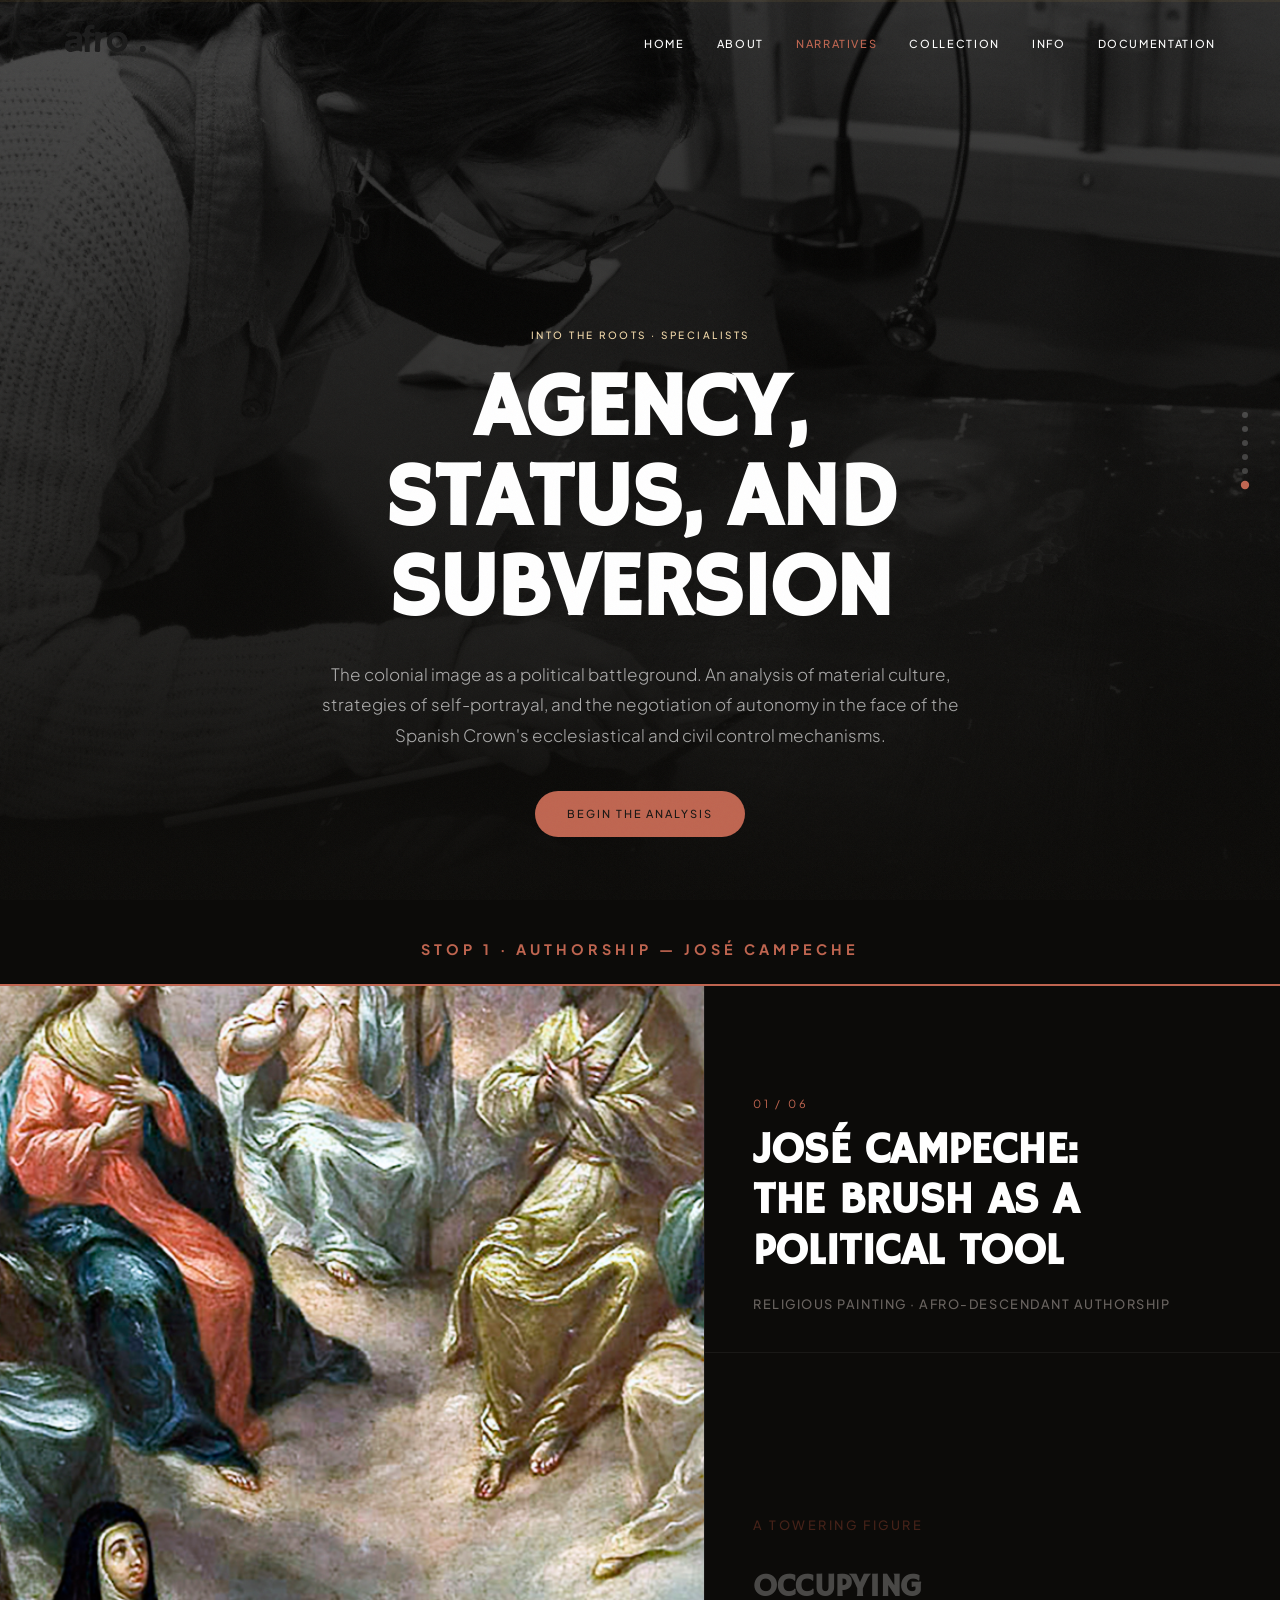
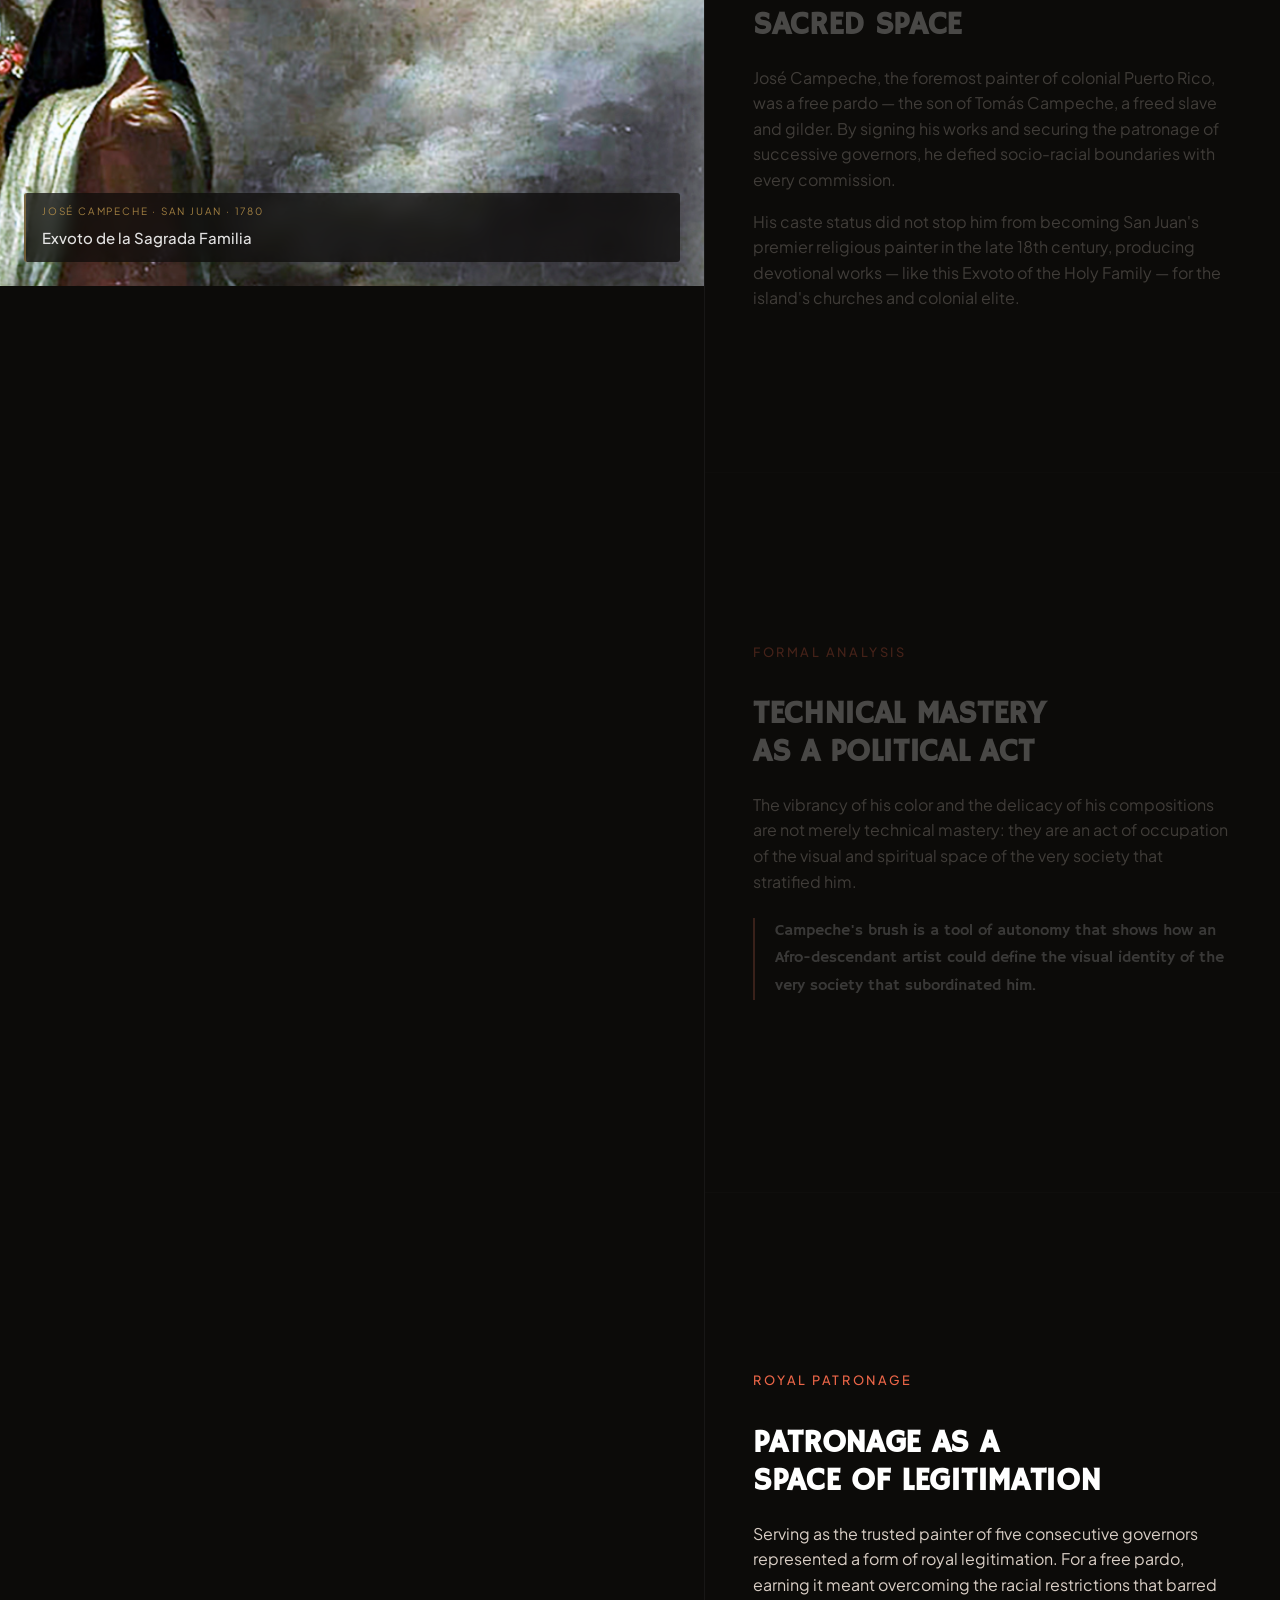
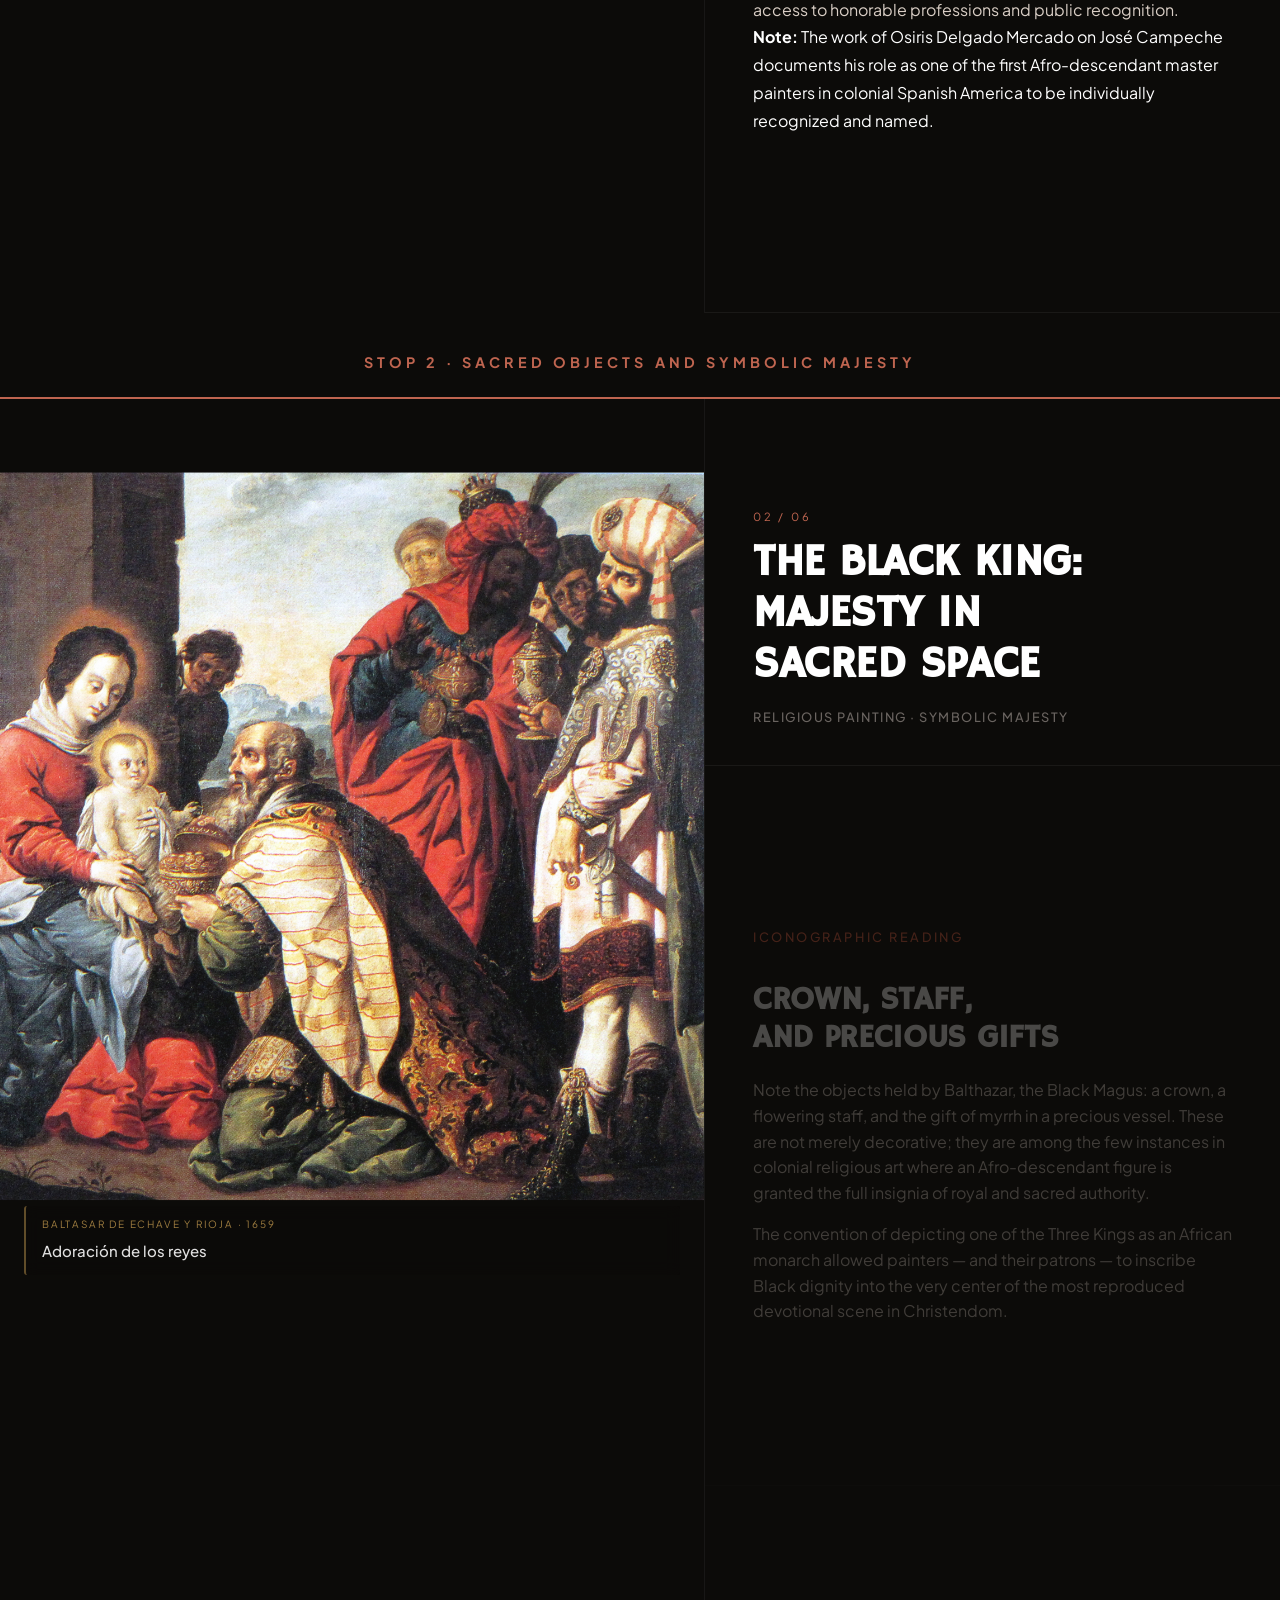
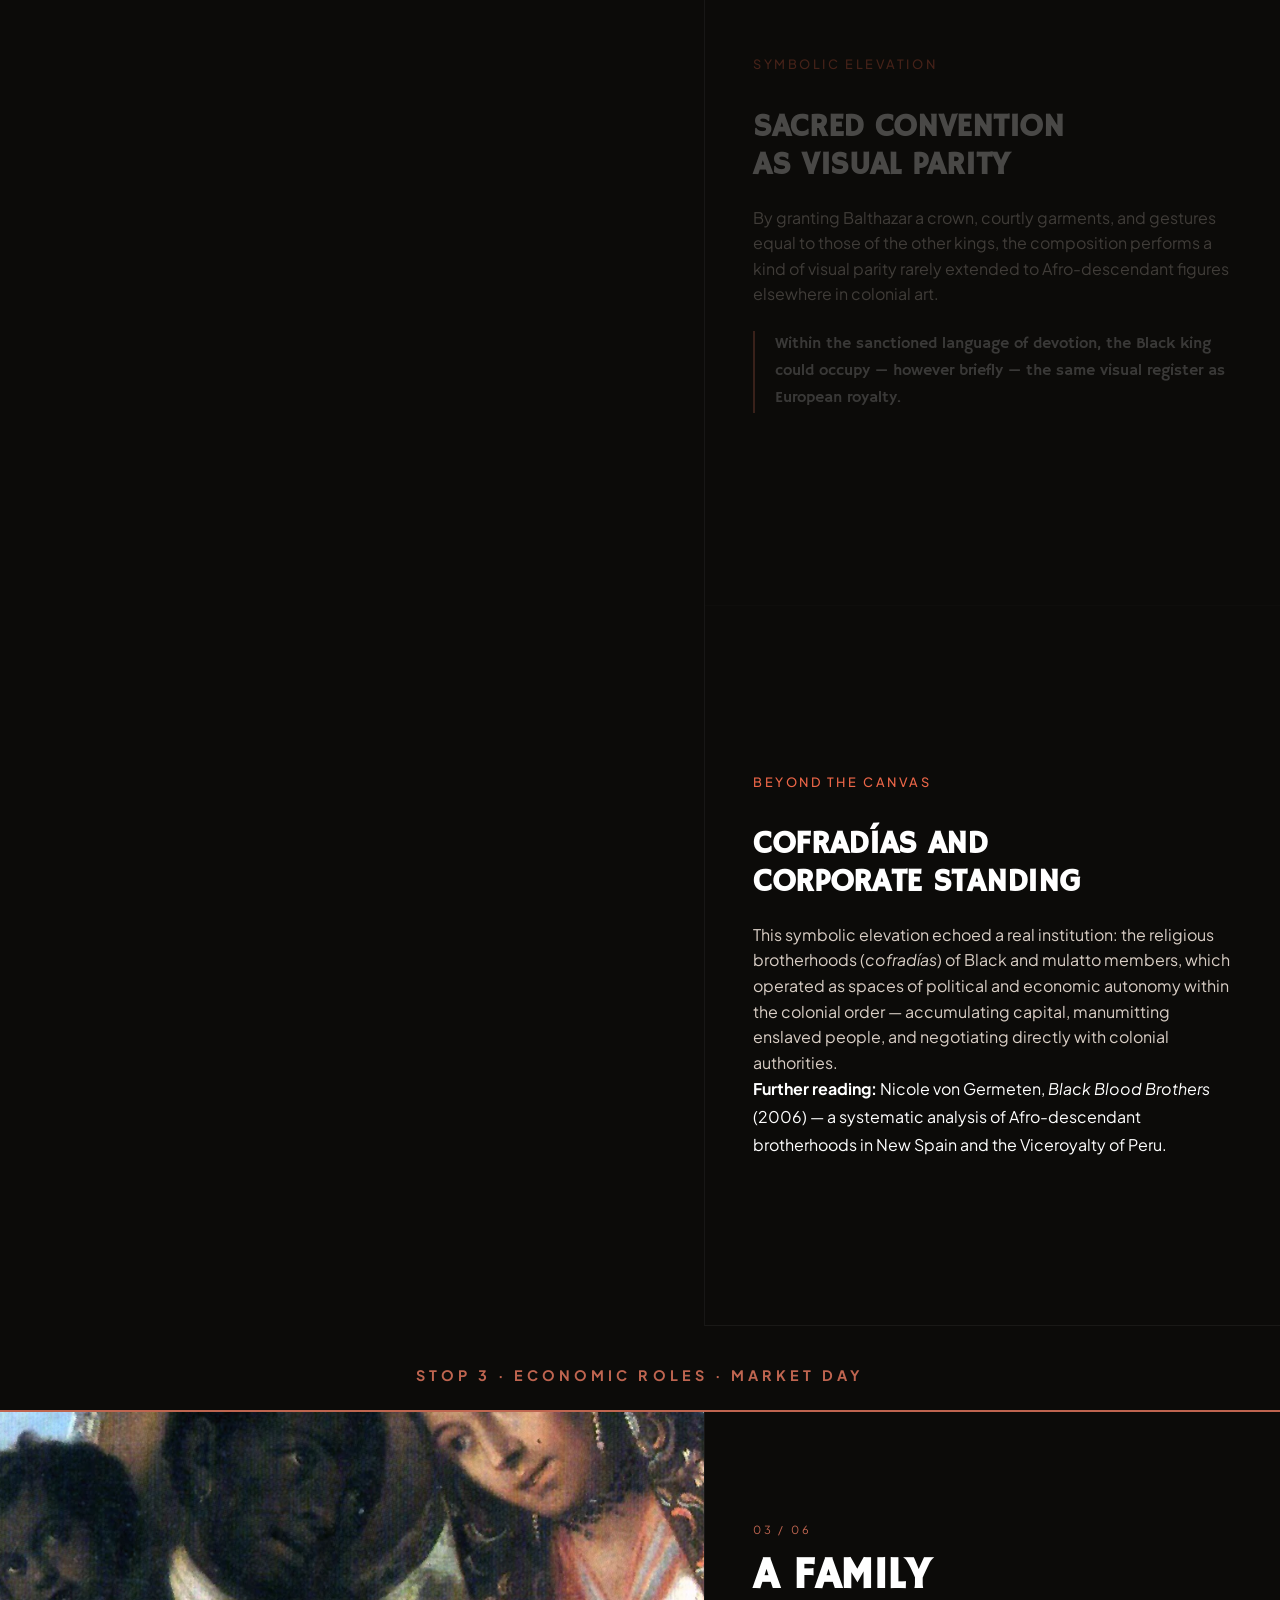
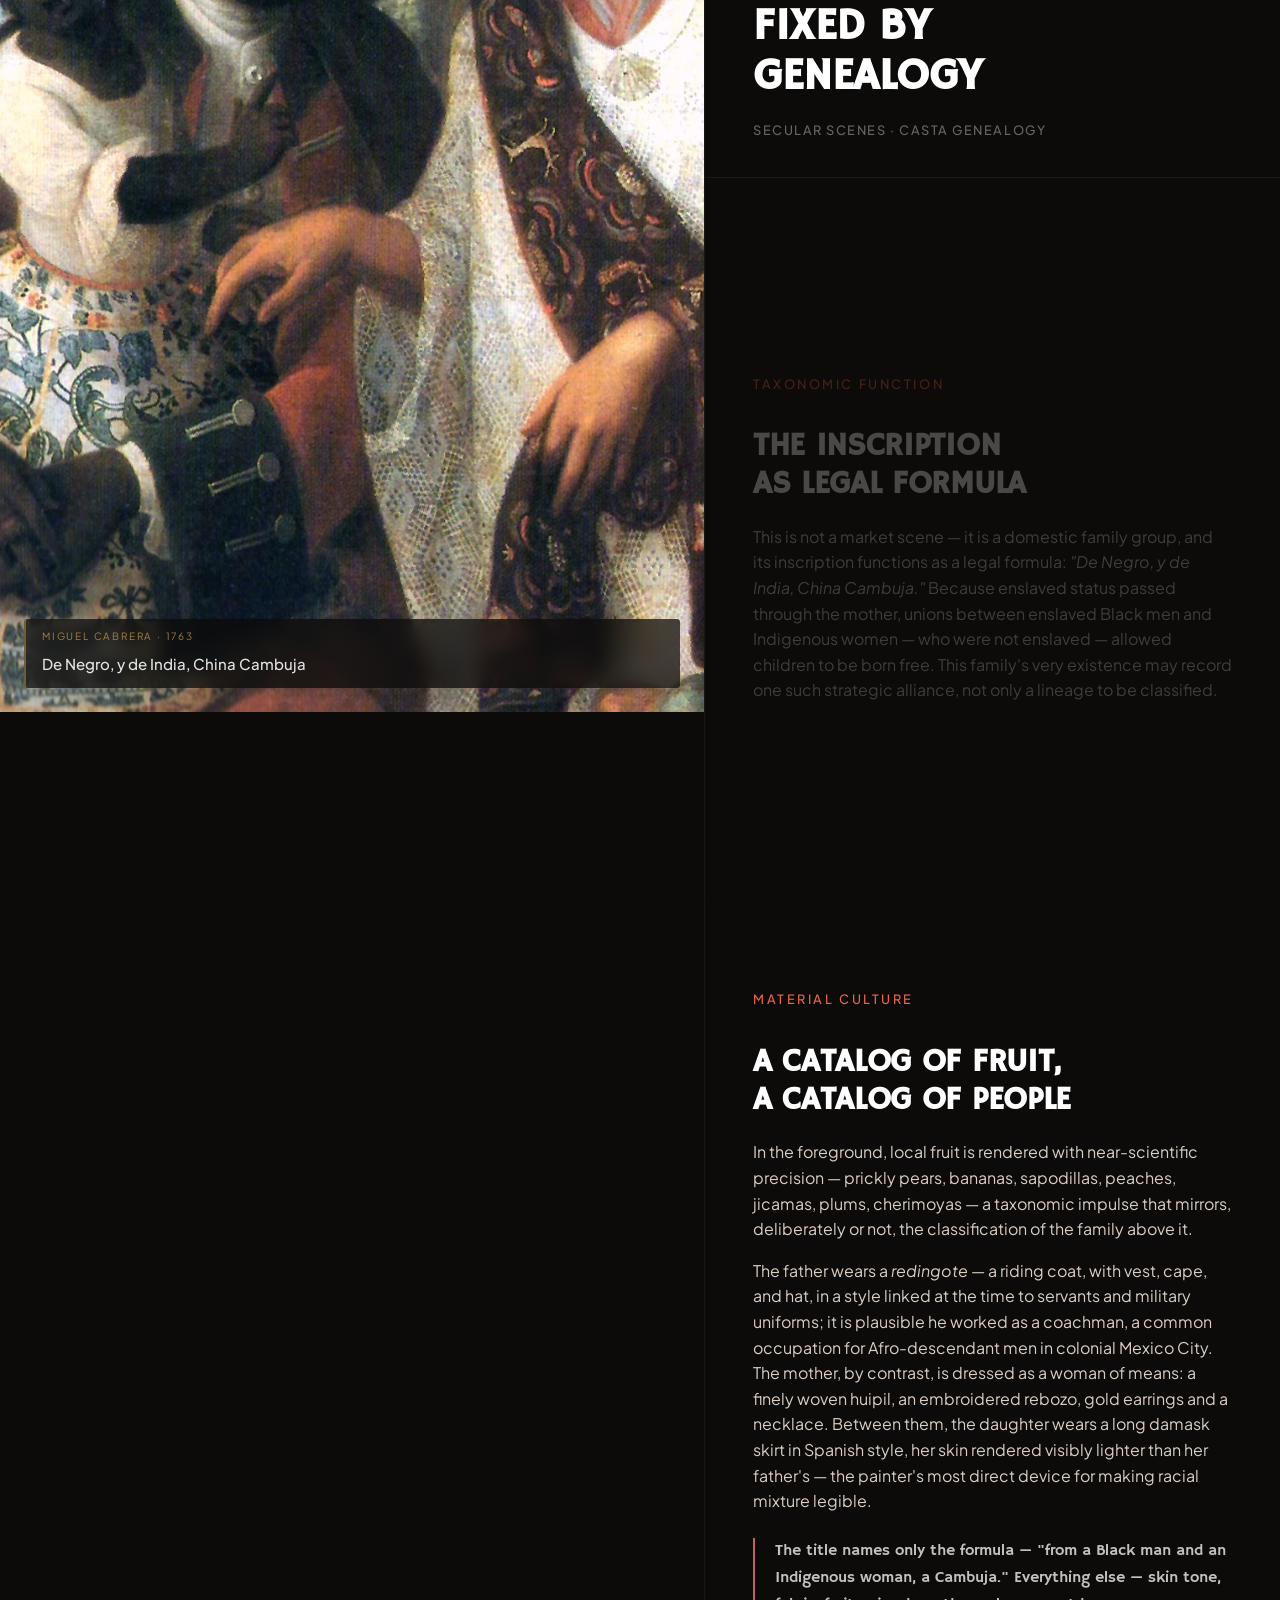
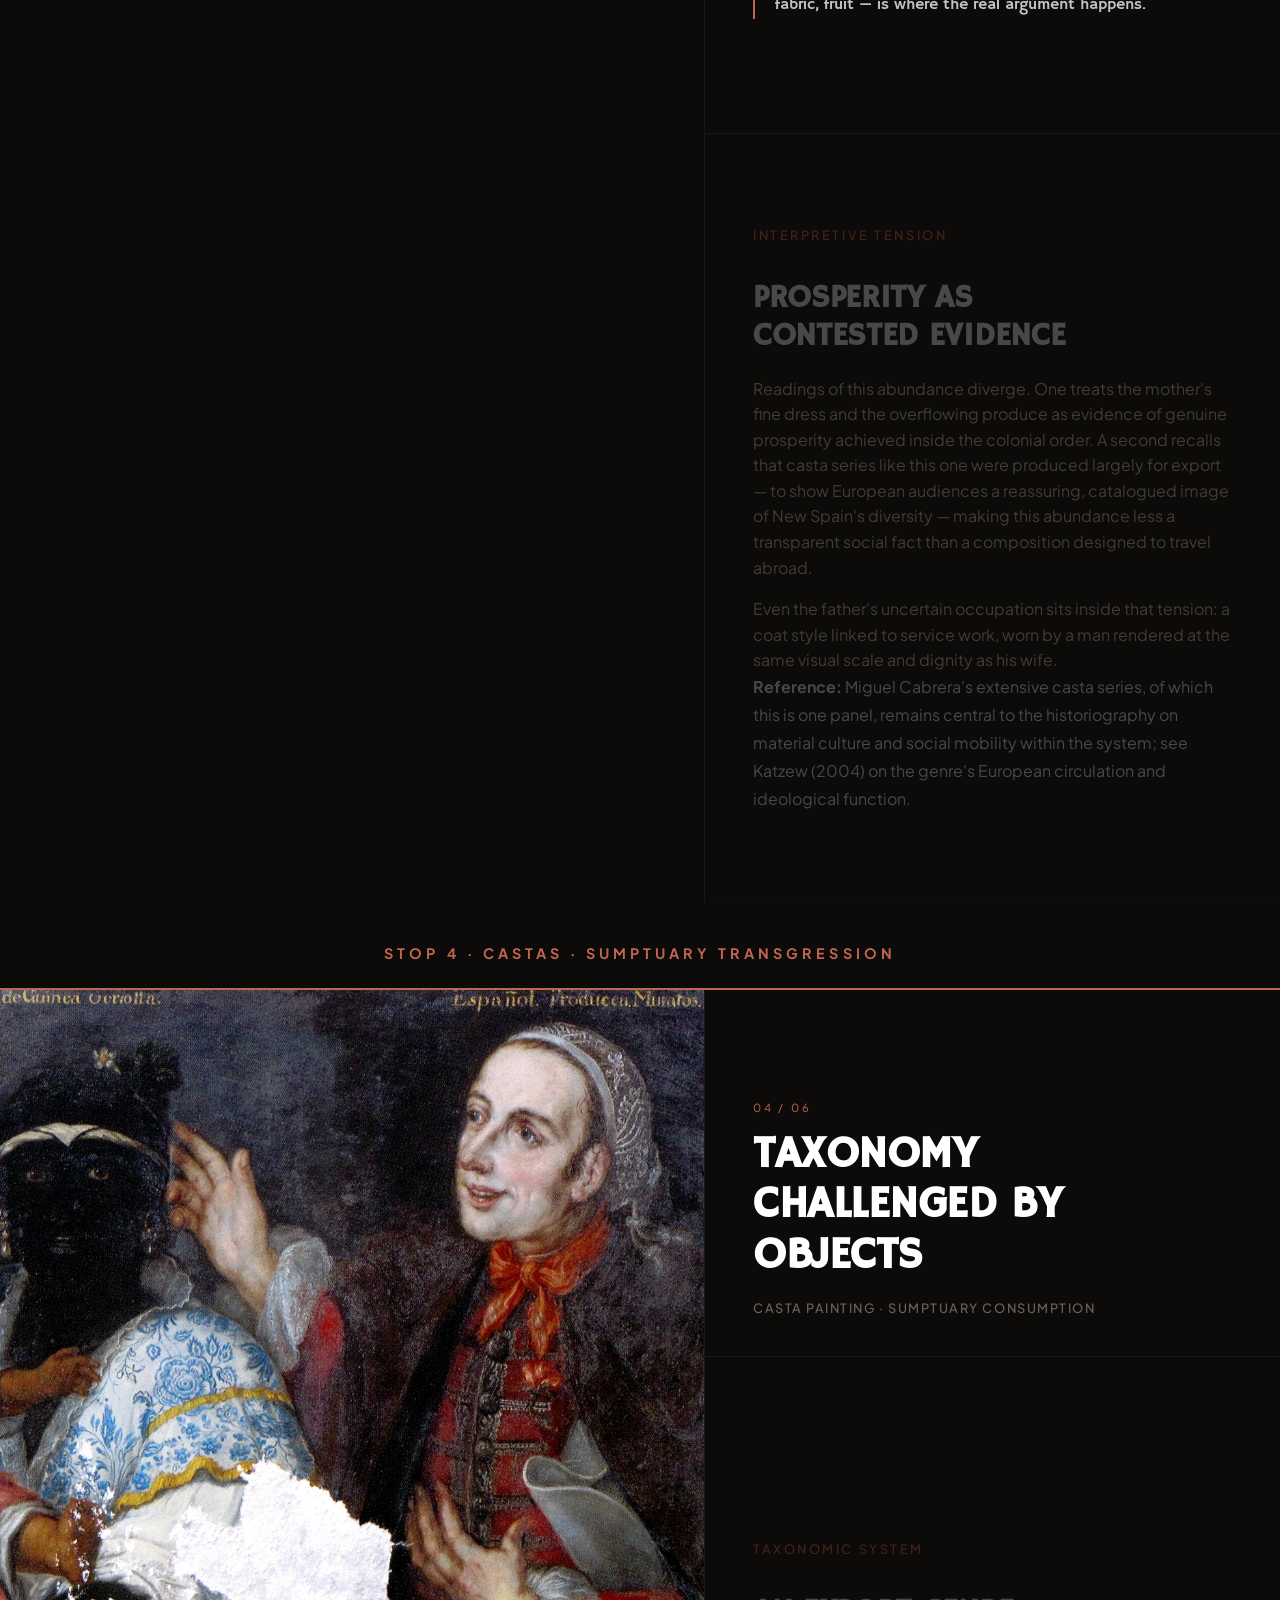
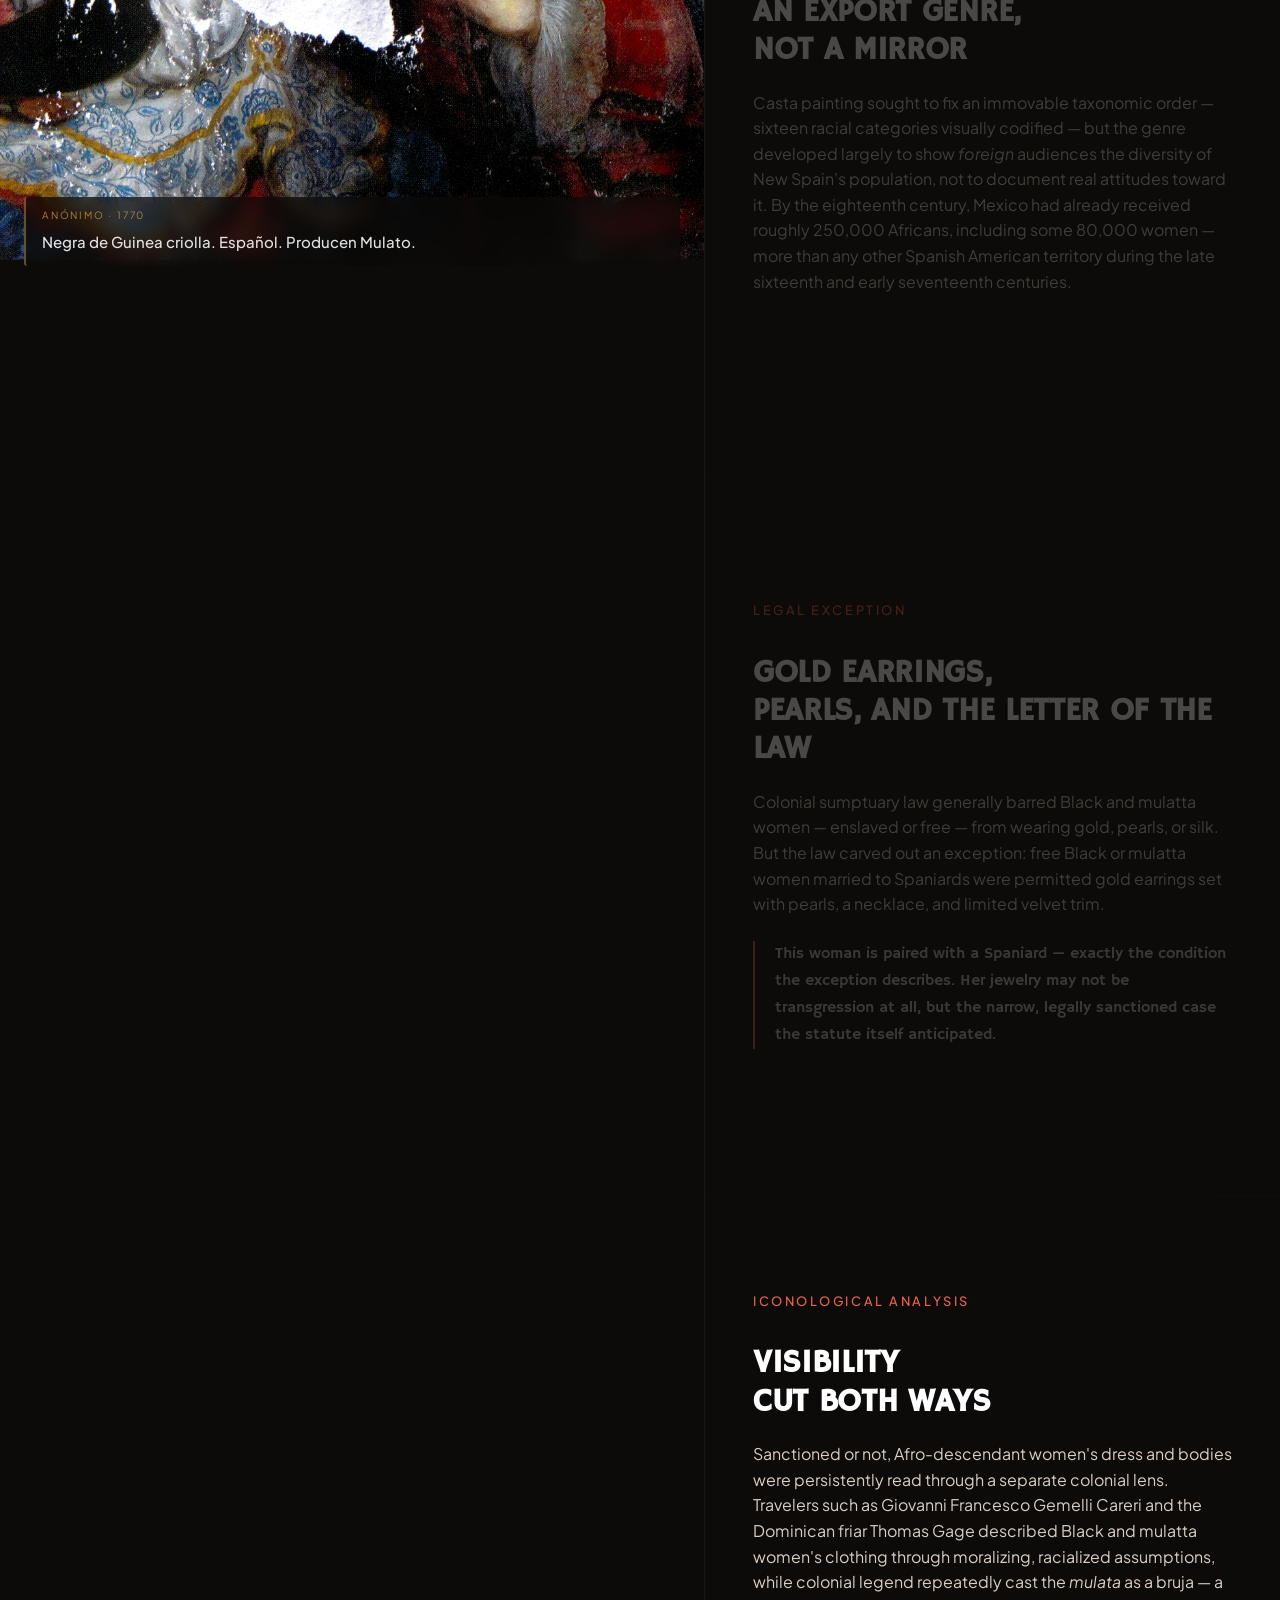
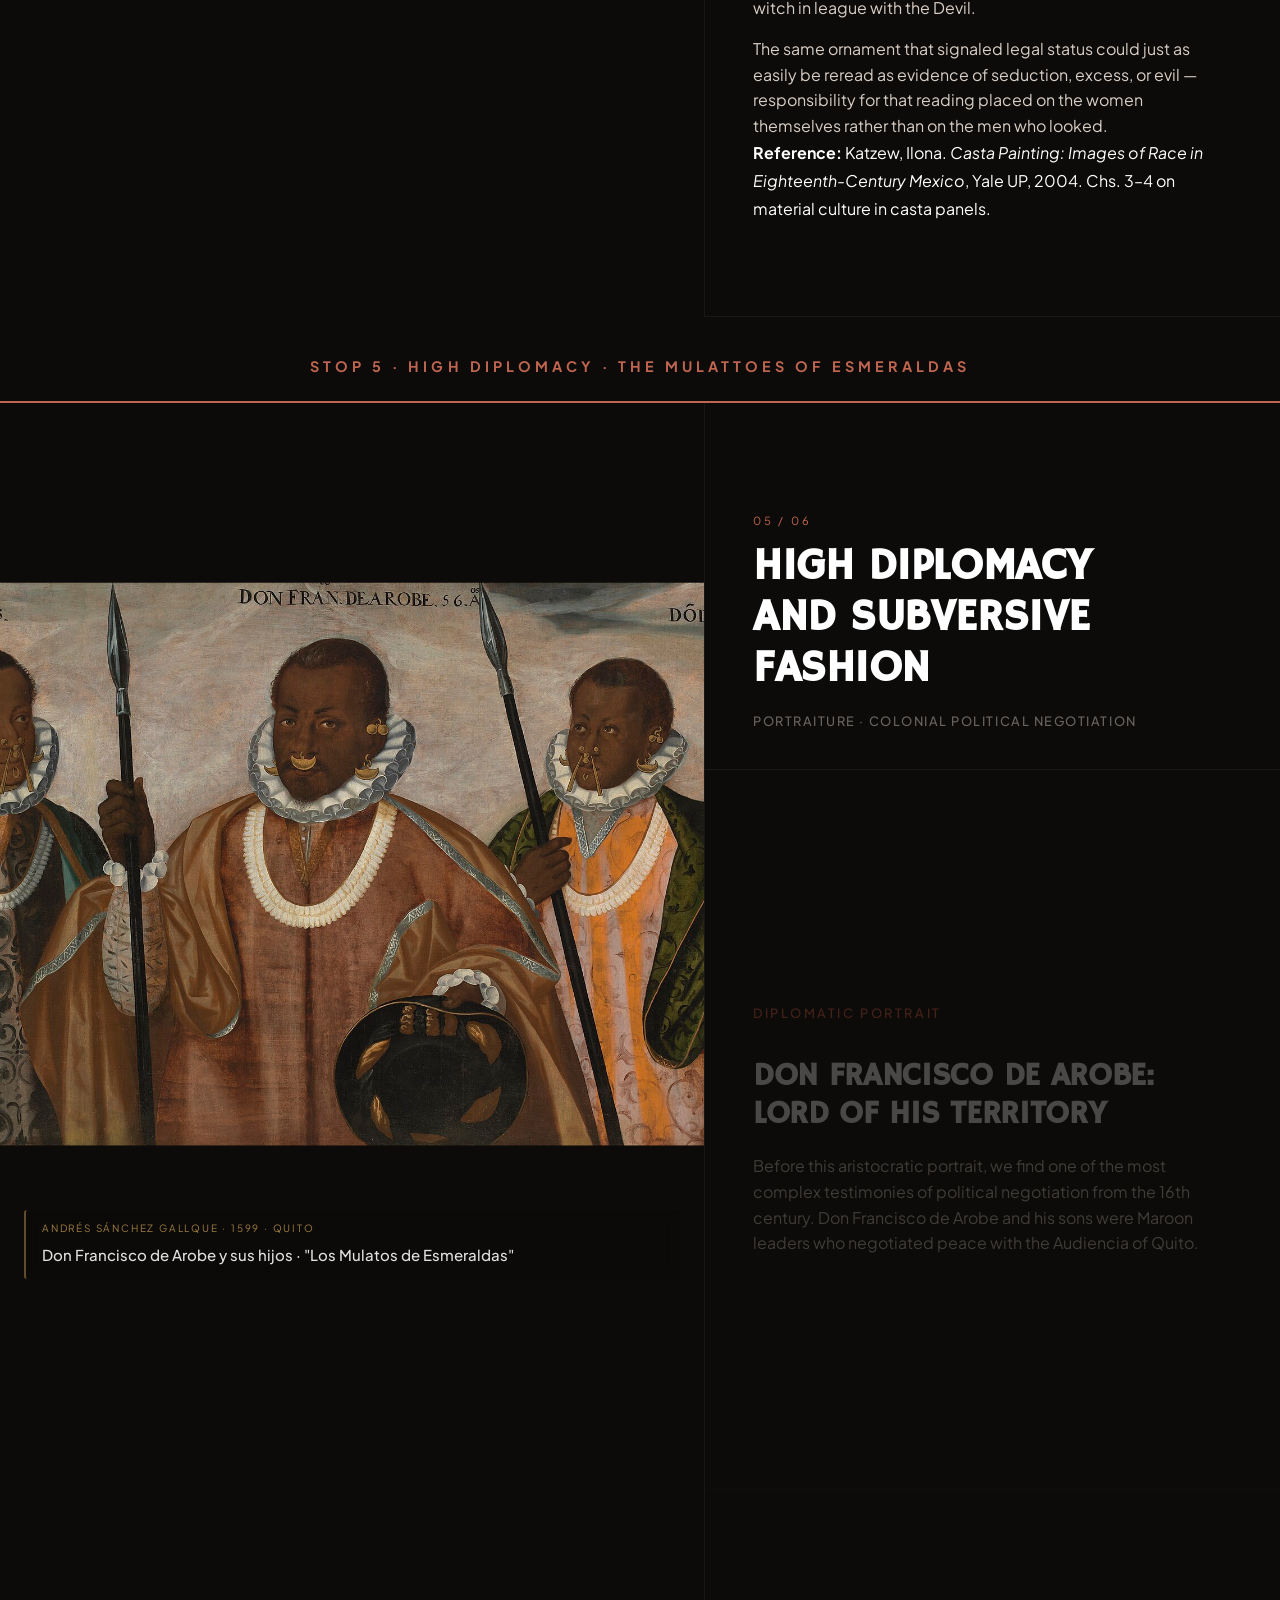
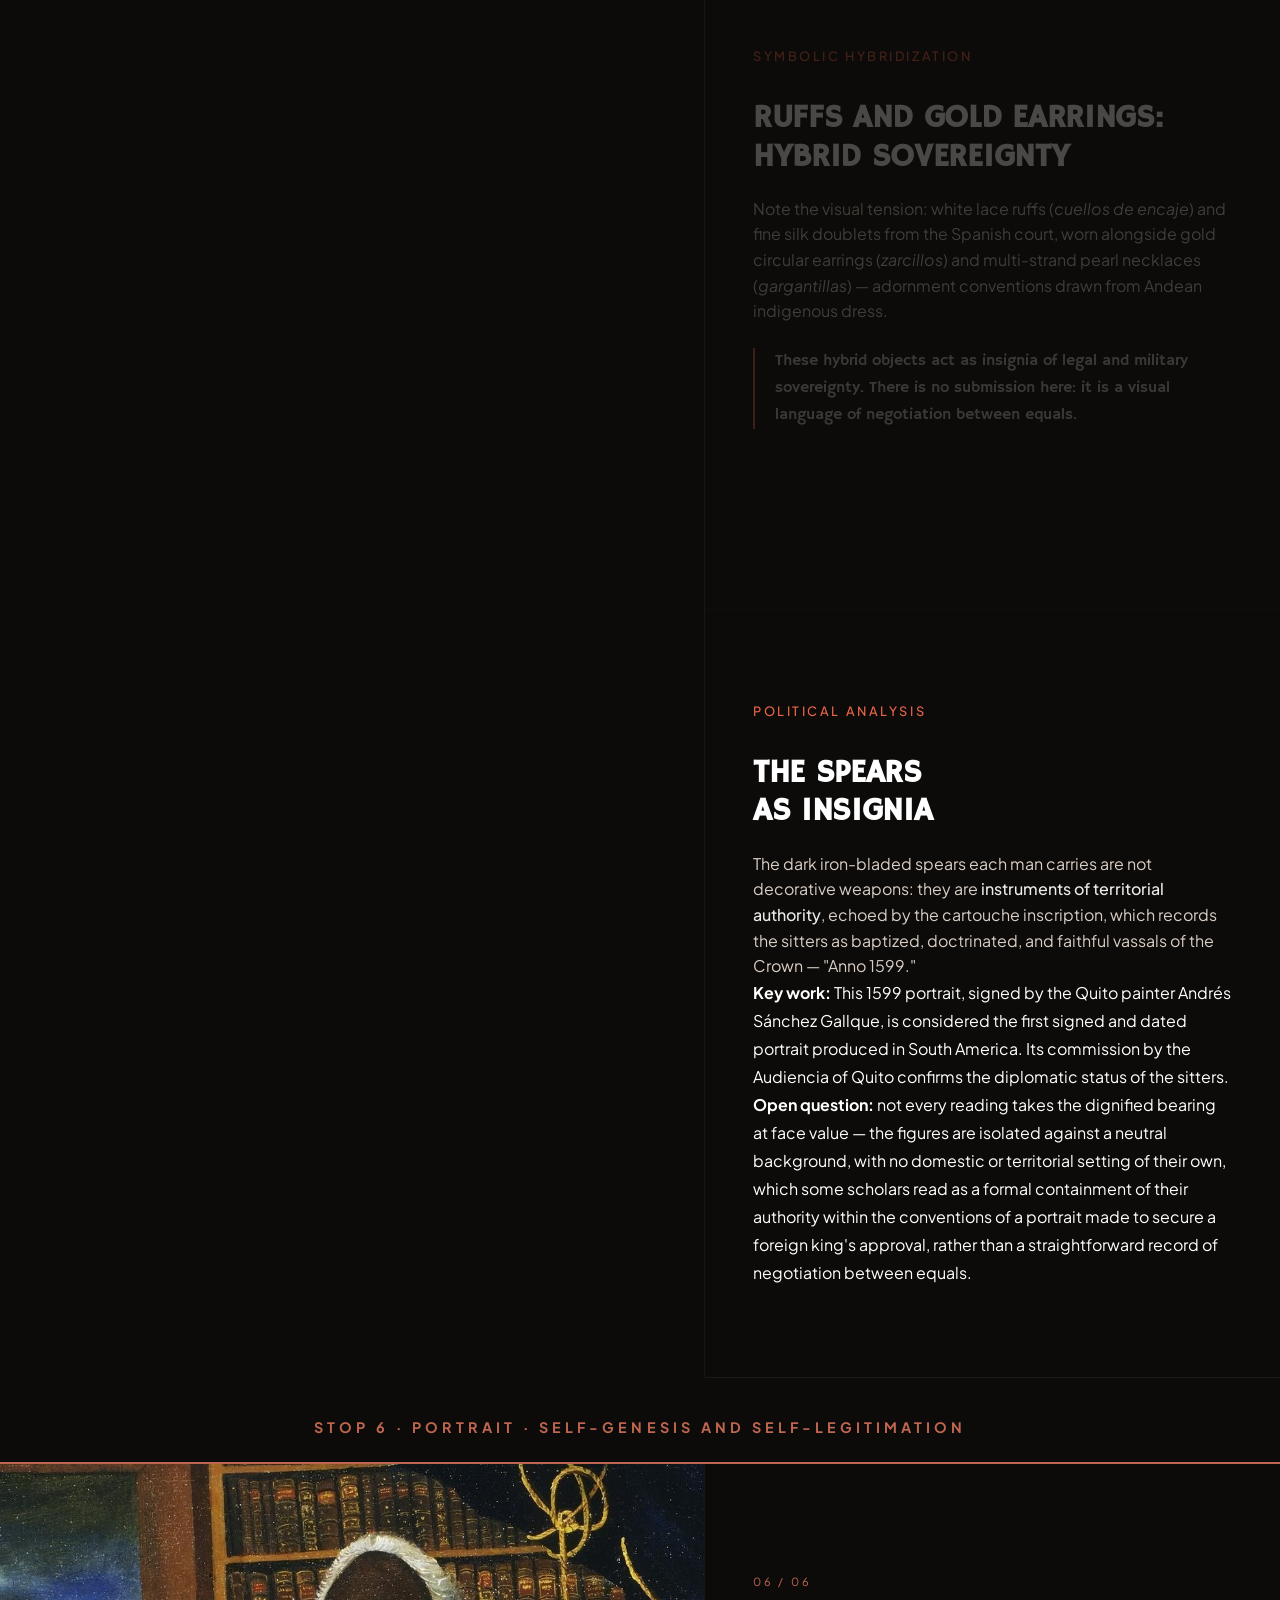
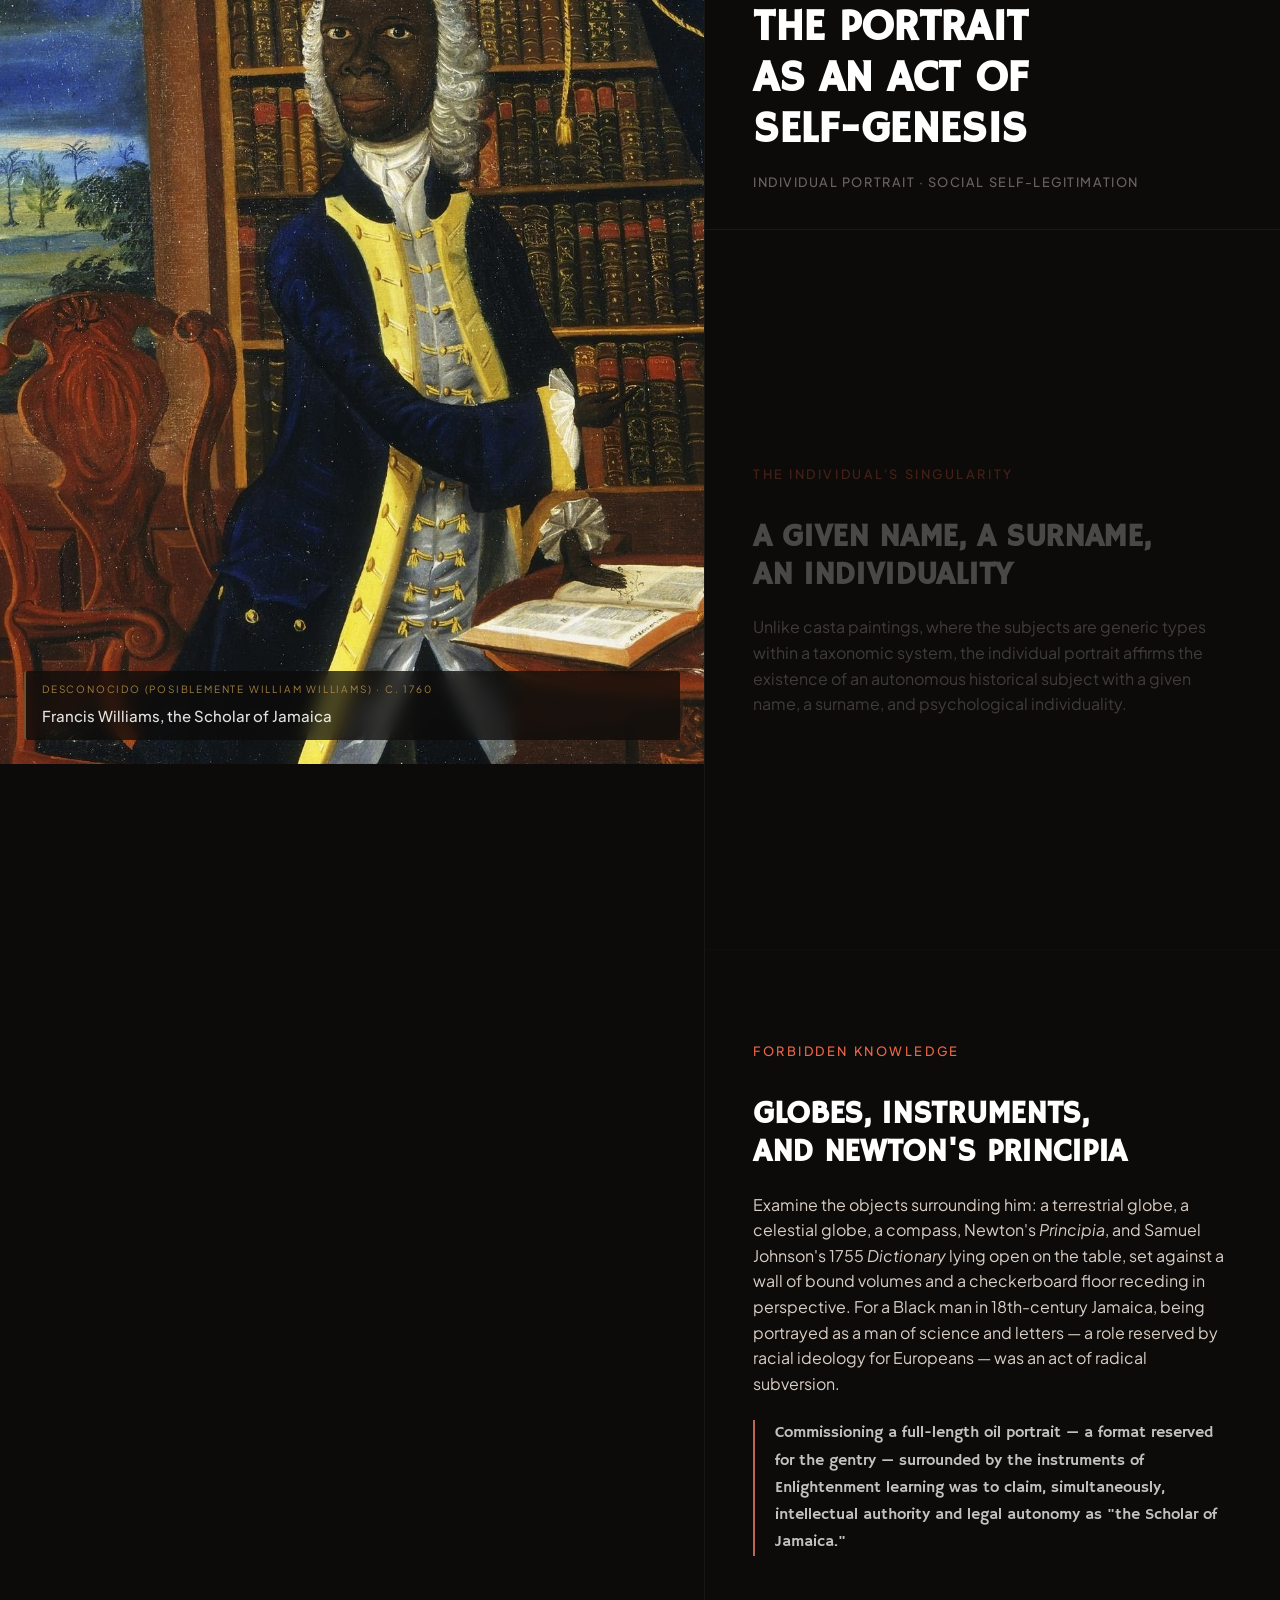
<file: pages/especialistas.html>
<!DOCTYPE html>
<html lang="en">
<head>
  <meta charset="UTF-8" />
  <meta name="viewport" content="width=device-width, initial-scale=1.0" />
  <title>Agency, Status, and Visual Subversion — Specialists · Presencias</title>
  <meta name="description" content="Análisis iconográfico y sociopolítico de la agencia afrodescendiente en el arte colonial hispanoamericano." />
  <link rel="icon" type="image/svg+xml" href="../assets/images/favicon.svg" />
  <link rel="stylesheet" href="../css/main.css" />
</head>
<body class="recorrido esp">

  <!-- Progreso -->
  <div class="pg-progress" aria-hidden="true">
    <div class="pg-progress__fill" id="progress-fill"></div>
  </div>

  <!-- Tracker lateral — 6 salas -->
  <nav class="sala-tracker" aria-label="Navegación de salas">
    <button class="tracker-dot active" data-target="sala-1" aria-label="Sala 1"></button>
    <button class="tracker-dot"        data-target="sala-2" aria-label="Sala 2"></button>
    <button class="tracker-dot"        data-target="sala-3" aria-label="Sala 3"></button>
    <button class="tracker-dot"        data-target="sala-4" aria-label="Sala 4"></button>
    <button class="tracker-dot"        data-target="sala-5" aria-label="Sala 5"></button>
    <button class="tracker-dot"        data-target="sala-6" aria-label="Sala 6"></button>
  </nav>

  <!-- NAVBAR -->
  <nav class="navbar" role="navigation" aria-label="Navegación principal">
    <div class="navbar__inner">
      <a href="../index.html" class="navbar__logo">
        <img src="../assets/images/logo-afro.svg" alt="Presencias" class="navbar__logo-img" />
      </a>
      <ul class="navbar__links">
        <li><a href="../index.html">HOME</a></li>
        <li><a href="about.html">ABOUT</a></li>
        <li><a href="narrativas.html" class="active">NARRATIVES</a></li>
        <li><a href="coleccion.html">COLLECTION</a></li>
        <li><a href="info.html">INFO</a></li>
        <li><a href="documentacion.html">DOCUMENTATION</a></li>
      </ul>
      <button class="navbar__toggle" aria-label="Abrir menú" aria-expanded="false">
        <span></span><span></span><span></span>
      </button>
    </div>
    <div class="navbar__mobile">
      <a href="../index.html">HOME</a>
      <a href="about.html">ABOUT</a>
      <a href="narrativas.html" class="active">NARRATIVES</a>
      <a href="coleccion.html">COLLECTION</a>
      <a href="info.html">INFO</a>
      <a href="documentacion.html">DOCUMENTATION</a>
    </div>
  </nav>

  <!-- ═══ HERO ═══ -->
  <header class="pg-hero" id="hero">
    <div class="pg-hero__bg" id="hero-bg"
         style="background-image:url('../assets/images/narrativa-especialistas.png');"></div>
    <div class="pg-hero__vignette"></div>
    <div class="pg-hero__content">
      <span class="pg-hero__eyebrow">Into the Roots · Specialists</span>
      <h1 class="pg-hero__title">AGENCY,<br>STATUS, AND<br>SUBVERSION</h1>
      <p class="pg-hero__subtitle">
        The colonial image as a political battleground. An analysis of material culture,
        strategies of self-portrayal, and the negotiation of autonomy in the face of the
        Spanish Crown's ecclesiastical and civil control mechanisms.
      </p>
      <a href="#sala-1" class="pg-hero__cta">
        Begin the analysis
      </a>
    </div>
  </header>

  <!-- ═══ SALA 1 — La Autoría y el Espacio Corporativo ═══ -->
  <div class="sala-sep" data-label="Stop 1 · Authorship — José Campeche"></div>

  <section class="sala" id="sala-1" aria-labelledby="sala1-title">
    <div class="sala__scrollytelling">
      <div class="sala__frame">
        <figure>
          <img class="sala__painting"
               src="../assets/images/religious-26967.jpg"
               alt="Exvoto de la Sagrada Familia — José Campeche"
               loading="lazy" />
          <figcaption class="sala__figcaption">
            <span class="attribution">José Campeche · San Juan · 1780</span>
            <cite>Exvoto de la Sagrada Familia</cite>
          </figcaption>
        </figure>
      </div>
      <div class="sala__panels">
        <div class="sala__header">
          <span class="sala__number">01 / 06</span>
          <h2 class="sala__sala-title" id="sala1-title">José Campeche:<br>The Brush as a<br>Political Tool</h2>
          <p class="sala__sala-subtitle">Religious Painting · Afro-descendant Authorship</p>
        </div>

        <div class="scroll-panel active" data-zoom="1" data-origin="50% 50%">
          <span class="scroll-panel__index">A Towering Figure</span>
          <h3 class="scroll-panel__title">Occupying<br>Sacred Space</h3>
          <p class="scroll-panel__body">
            José Campeche, the foremost painter of colonial Puerto Rico, was a free pardo —
            the son of Tomás Campeche, a freed slave and gilder. By signing his works and
            securing the patronage of successive governors, he defied socio-racial
            boundaries with every commission.
          </p>
          <p class="scroll-panel__body scroll-panel__body--mt">
            His caste status did not stop him from becoming San Juan's premier religious
            painter in the late 18th century, producing devotional works — like this Exvoto
            of the Holy Family — for the island's churches and colonial elite.
          </p>
        </div>

        <div class="scroll-panel" data-zoom="1.7" data-origin="45% 30%">
          <span class="scroll-panel__index">Formal Analysis</span>
          <h3 class="scroll-panel__title">Technical Mastery<br>as a Political Act</h3>
          <p class="scroll-panel__body">
            The vibrancy of his color and the delicacy of his compositions are not
            merely technical mastery: they are an <span class="term">act of occupation</span>
            of the visual and spiritual space of the very society that stratified him.
          </p>
          <blockquote class="scroll-panel__pullquote">
            Campeche's brush is a tool of autonomy that shows how an Afro-descendant
            artist could define the visual identity of the very society that
            subordinated him.
          </blockquote>
        </div>

        <div class="scroll-panel" data-zoom="2.1" data-origin="50% 60%">
          <span class="scroll-panel__index">Royal Patronage</span>
          <h3 class="scroll-panel__title">Patronage as a<br>Space of Legitimation</h3>
          <p class="scroll-panel__body">
            Serving as the trusted painter of five consecutive governors represented a form
            of royal legitimation. For a free pardo, earning it meant overcoming the
            <span class="term">racial restrictions</span> that barred access to honorable
            professions and public recognition.
          </p>
          <div class="analysis-note">
            <strong>Note:</strong> The work of Osiris Delgado Mercado on José Campeche
            documents his role as one of the first Afro-descendant master painters in
            colonial Spanish America to be individually recognized and named.
          </div>
        </div>
      </div>
    </div>
  </section>

  <!-- ═══ SALA 2 — Cofradías: Resistencia Organizada ═══ -->
  <div class="sala-sep" data-label="Stop 2 · Sacred Objects and Symbolic Majesty"></div>

  <section class="sala" id="sala-2" aria-labelledby="sala2-title">
    <div class="sala__scrollytelling">
      <div class="sala__frame">
        <figure>
          <img class="sala__painting"
               src="../assets/images/religious-852.jpg"
               alt="Adoración de los reyes — el rey mago negro y los símbolos de majestad"
               loading="lazy" />
          <figcaption class="sala__figcaption">
            <span class="attribution">Baltasar de Echave y Rioja · 1659</span>
            <cite>Adoración de los reyes</cite>
          </figcaption>
        </figure>
      </div>
      <div class="sala__panels">
        <div class="sala__header">
          <span class="sala__number">02 / 06</span>
          <h2 class="sala__sala-title" id="sala2-title">The Black King:<br>Majesty in<br>Sacred Space</h2>
          <p class="sala__sala-subtitle">Religious Painting · Symbolic Majesty</p>
        </div>

        <div class="scroll-panel active" data-zoom="1" data-origin="50% 50%">
          <span class="scroll-panel__index">Iconographic Reading</span>
          <h3 class="scroll-panel__title">Crown, Staff,<br>and Precious Gifts</h3>
          <p class="scroll-panel__body">
            Note the objects held by Balthazar, the Black Magus: a crown, a flowering
            staff, and the gift of myrrh in a precious vessel. These are not merely
            decorative; they are among the few instances in colonial religious art where
            an Afro-descendant figure is granted the full <span class="term">insignia of
            royal and sacred authority</span>.
          </p>
          <p class="scroll-panel__body scroll-panel__body--mt">
            The convention of depicting one of the Three Kings as an African monarch
            allowed painters — and their patrons — to inscribe Black dignity into the
            very center of the most reproduced devotional scene in Christendom.
          </p>
        </div>

        <div class="scroll-panel" data-zoom="2.0" data-origin="30% 40%">
          <span class="scroll-panel__index">Symbolic Elevation</span>
          <h3 class="scroll-panel__title">Sacred Convention<br>as Visual Parity</h3>
          <p class="scroll-panel__body">
            By granting Balthazar a crown, courtly garments, and gestures equal to those
            of the other kings, the composition performs a kind of
            <span class="term">visual parity</span> rarely extended to Afro-descendant
            figures elsewhere in colonial art.
          </p>
          <blockquote class="scroll-panel__pullquote">
            Within the sanctioned language of devotion, the Black king could occupy —
            however briefly — the same visual register as European royalty.
          </blockquote>
        </div>

        <div class="scroll-panel" data-zoom="1.5" data-origin="60% 55%">
          <span class="scroll-panel__index">Beyond the Canvas</span>
          <h3 class="scroll-panel__title">Cofradías and<br>Corporate Standing</h3>
          <p class="scroll-panel__body">
            This symbolic elevation echoed a real institution: the religious brotherhoods
            (<em>cofradías</em>) of Black and mulatto members, which operated as spaces of
            political and economic autonomy within the colonial order — accumulating
            capital, manumitting enslaved people, and negotiating directly with colonial
            authorities.
          </p>
          <div class="analysis-note">
            <strong>Further reading:</strong> Nicole von Germeten, <em>Black Blood
            Brothers</em> (2006) — a systematic analysis of Afro-descendant brotherhoods
            in New Spain and the Viceroyalty of Peru.
          </div>
        </div>
      </div>
    </div>
  </section>

  <!-- ═══ SALA 3 — Roles Económicos y Soberanía Urbana ═══ -->
  <div class="sala-sep" data-label="Stop 3 · Economic Roles · Market Day"></div>

  <section class="sala" id="sala-3" aria-labelledby="sala3-title">
    <div class="sala__scrollytelling">
      <div class="sala__frame">
        <figure>
          <img class="sala__painting"
               src="../assets/images/castas-3406.jpg"
               alt="De Negro, y de India, China Cambuja — cultura material y roles económicos"
               loading="lazy" />
          <figcaption class="sala__figcaption">
            <span class="attribution">Miguel Cabrera · 1763</span>
            <cite>De Negro, y de India, China Cambuja</cite>
          </figcaption>
        </figure>
      </div>
      <div class="sala__panels">
        <div class="sala__header">
          <span class="sala__number">03 / 06</span>
          <h2 class="sala__sala-title" id="sala3-title">A Family<br>Fixed by<br>Genealogy</h2>
          <p class="sala__sala-subtitle">Secular Scenes · Casta Genealogy</p>
        </div>

        <div class="scroll-panel active" data-zoom="1" data-origin="50% 50%">
          <span class="scroll-panel__index">Taxonomic Function</span>
          <h3 class="scroll-panel__title">The Inscription<br>as Legal Formula</h3>
          <p class="scroll-panel__body">
            This is not a market scene — it is a domestic family group, and its
            inscription functions as a legal formula: <em>"De Negro, y de India,
            China Cambuja."</em> Because enslaved status passed through the mother,
            unions between enslaved Black men and Indigenous women — who were not
            enslaved — allowed children to be born free. This family's very
            existence may record one such strategic alliance, not only a lineage
            to be classified.
          </p>
        </div>

        <div class="scroll-panel" data-zoom="2.3" data-origin="42% 55%">
          <span class="scroll-panel__index">Material Culture</span>
          <h3 class="scroll-panel__title">A Catalog of Fruit,<br>a Catalog of People</h3>
          <p class="scroll-panel__body">
            In the foreground, local fruit is rendered with near-scientific
            precision — prickly pears, bananas, sapodillas, peaches, jicamas,
            plums, cherimoyas — a taxonomic impulse that mirrors, deliberately or
            not, the classification of the family above it.
          </p>
          <p class="scroll-panel__body scroll-panel__body--mt">
            The father wears a <em>redingote</em> — a riding coat, with vest, cape,
            and hat, in a style linked at the time to servants and military
            uniforms; it is plausible he worked as a coachman, a common occupation
            for Afro-descendant men in colonial Mexico City. The mother, by
            contrast, is dressed as a woman of means: a finely woven huipil, an
            embroidered rebozo, gold earrings and a necklace. Between them, the
            daughter wears a long damask skirt in Spanish style, her skin rendered
            visibly lighter than her father's — the painter's most direct device
            for making racial mixture legible.
          </p>
          <blockquote class="scroll-panel__pullquote">
            The title names only the formula — "from a Black man and an Indigenous
            woman, a Cambuja." Everything else — skin tone, fabric, fruit — is
            where the real argument happens.
          </blockquote>
        </div>

        <div class="scroll-panel" data-zoom="1.6" data-origin="55% 45%">
          <span class="scroll-panel__index">Interpretive Tension</span>
          <h3 class="scroll-panel__title">Prosperity as<br>Contested Evidence</h3>
          <p class="scroll-panel__body">
            Readings of this abundance diverge. One treats the mother's fine dress
            and the overflowing produce as evidence of genuine prosperity achieved
            inside the colonial order. A second recalls that casta series like this
            one were produced largely for export — to show European audiences a
            reassuring, catalogued image of New Spain's diversity — making this
            abundance less a transparent social fact than a composition designed to
            travel abroad.
          </p>
          <p class="scroll-panel__body scroll-panel__body--mt">
            Even the father's uncertain occupation sits inside that tension: a coat
            style linked to service work, worn by a man rendered at the same visual
            scale and dignity as his wife.
          </p>
          <div class="analysis-note">
            <strong>Reference:</strong> Miguel Cabrera's extensive casta series, of
            which this is one panel, remains central to the historiography on
            material culture and social mobility within the system; see Katzew
            (2004) on the genre's European circulation and ideological function.
          </div>
        </div>
      </div>
    </div>
  </section>

  <!-- ═══ SALA 4 — Taxonomía Desafiada por los Objetos ═══ -->
  <div class="sala-sep" data-label="Stop 4 · Castas · Sumptuary Transgression"></div>

  <section class="sala" id="sala-4" aria-labelledby="sala4-title">
    <div class="sala__scrollytelling">
      <div class="sala__frame">
        <figure>
          <img class="sala__painting"
               src="../assets/images/castas-1365.jpg"
               alt="Negra de Guinea criolla. Español. Producen Mulato. — taxonomía racial y objetos suntuarios"
               loading="lazy" />
          <figcaption class="sala__figcaption">
            <span class="attribution">Anónimo · 1770</span>
            <cite>Negra de Guinea criolla. Español. Producen Mulato.</cite>
          </figcaption>
        </figure>
      </div>
      <div class="sala__panels">
        <div class="sala__header">
          <span class="sala__number">04 / 06</span>
          <h2 class="sala__sala-title" id="sala4-title">Taxonomy<br>Challenged by<br>Objects</h2>
          <p class="sala__sala-subtitle">Casta Painting · Sumptuary Consumption</p>
        </div>

        <div class="scroll-panel active" data-zoom="1" data-origin="50% 50%">
          <span class="scroll-panel__index">Taxonomic System</span>
          <h3 class="scroll-panel__title">An Export Genre,<br>Not a Mirror</h3>
          <p class="scroll-panel__body">
            Casta painting sought to fix an immovable taxonomic order — sixteen
            racial categories visually codified — but the genre developed largely
            to show <em>foreign</em> audiences the diversity of New Spain's
            population, not to document real attitudes toward it. By the
            eighteenth century, Mexico had already received roughly 250,000
            Africans, including some 80,000 women — more than any other Spanish
            American territory during the late sixteenth and early seventeenth
            centuries.
          </p>
        </div>

        <div class="scroll-panel" data-zoom="2.1" data-origin="35% 30%">
          <span class="scroll-panel__index">Legal Exception</span>
          <h3 class="scroll-panel__title">Gold Earrings,<br>Pearls, and the Letter of the Law</h3>
          <p class="scroll-panel__body">
            Colonial sumptuary law generally barred Black and mulatta women —
            enslaved or free — from wearing gold, pearls, or silk. But the law
            carved out an exception: free Black or mulatta women married to
            Spaniards were permitted gold earrings set with pearls, a necklace,
            and limited velvet trim.
          </p>
          <blockquote class="scroll-panel__pullquote">
            This woman is paired with a Spaniard — exactly the condition the
            exception describes. Her jewelry may not be transgression at all, but
            the narrow, legally sanctioned case the statute itself anticipated.
          </blockquote>
        </div>

        <div class="scroll-panel" data-zoom="1.8" data-origin="65% 55%">
          <span class="scroll-panel__index">Iconological Analysis</span>
          <h3 class="scroll-panel__title">Visibility<br>Cut Both Ways</h3>
          <p class="scroll-panel__body">
            Sanctioned or not, Afro-descendant women's dress and bodies were
            persistently read through a separate colonial lens. Travelers such as
            Giovanni Francesco Gemelli Careri and the Dominican friar Thomas Gage
            described Black and mulatta women's clothing through moralizing,
            racialized assumptions, while colonial legend repeatedly cast the
            <em>mulata</em> as a <span class="term">bruja</span> — a witch in
            league with the Devil.
          </p>
          <p class="scroll-panel__body scroll-panel__body--mt">
            The same ornament that signaled legal status could just as easily be
            reread as evidence of seduction, excess, or evil — responsibility for
            that reading placed on the women themselves rather than on the men who
            looked.
          </p>
          <div class="analysis-note">
            <strong>Reference:</strong> Katzew, Ilona. <em>Casta Painting: Images of
            Race in Eighteenth-Century Mexico</em>, Yale UP, 2004. Chs. 3–4 on
            material culture in casta panels.
          </div>
        </div>
      </div>
    </div>
  </section>

  <!-- ═══ SALA 5 — Alta Diplomacia: Los Mulatos de Esmeraldas ═══ -->
  <div class="sala-sep" data-label="Stop 5 · High Diplomacy · The Mulattoes of Esmeraldas"></div>

  <section class="sala" id="sala-5" aria-labelledby="sala5-title">
    <div class="sala__scrollytelling">
      <div class="sala__frame">
        <figure>
          <img class="sala__painting"
               src="../assets/images/portrait-90002.jpg"
               alt="Retrato diplomático — negociación política colonial"
               loading="lazy" />
          <figcaption class="sala__figcaption">
            <span class="attribution">Andrés Sánchez Gallque · 1599 · Quito</span>
            <cite>Don Francisco de Arobe y sus hijos · "Los Mulatos de Esmeraldas"</cite>
          </figcaption>
        </figure>
      </div>
      <div class="sala__panels">
        <div class="sala__header">
          <span class="sala__number">05 / 06</span>
          <h2 class="sala__sala-title" id="sala5-title">High Diplomacy<br>and Subversive<br>Fashion</h2>
          <p class="sala__sala-subtitle">Portraiture · Colonial Political Negotiation</p>
        </div>

        <div class="scroll-panel active" data-zoom="1" data-origin="50% 50%">
          <span class="scroll-panel__index">Diplomatic Portrait</span>
          <h3 class="scroll-panel__title">Don Francisco de Arobe:<br>Lord of His Territory</h3>
          <p class="scroll-panel__body">
            Before this aristocratic portrait, we find one of the most complex
            testimonies of <span class="term">political negotiation</span> from the
            16th century. Don Francisco de Arobe and his sons were Maroon leaders
            who negotiated peace with the Audiencia of Quito.
          </p>
        </div>

        <div class="scroll-panel" data-zoom="2.0" data-origin="30% 30%">
          <span class="scroll-panel__index">Symbolic Hybridization</span>
          <h3 class="scroll-panel__title">Ruffs and Gold Earrings:<br>Hybrid Sovereignty</h3>
          <p class="scroll-panel__body">
            Note the visual tension: white lace ruffs (<em>cuellos de encaje</em>)
            and fine silk doublets from the Spanish court, worn alongside gold
            circular earrings (<em>zarcillos</em>) and multi-strand pearl necklaces
            (<em>gargantillas</em>) — adornment conventions drawn from Andean
            indigenous dress.
          </p>
          <blockquote class="scroll-panel__pullquote">
            These hybrid objects act as insignia of legal and military sovereignty.
            There is no submission here: it is a visual language of negotiation
            between equals.
          </blockquote>
        </div>

        <div class="scroll-panel" data-zoom="1.7" data-origin="50% 45%">
          <span class="scroll-panel__index">Political Analysis</span>
          <h3 class="scroll-panel__title">The Spears<br>as Insignia</h3>
          <p class="scroll-panel__body">
            The dark iron-bladed spears each man carries are not decorative weapons:
            they are <strong>instruments of territorial authority</strong>, echoed
            by the cartouche inscription, which records the sitters as baptized,
            doctrinated, and faithful vassals of the Crown — "Anno 1599."
          </p>
          <div class="analysis-note">
            <strong>Key work:</strong> This 1599 portrait, signed by the Quito
            painter Andrés Sánchez Gallque, is considered the first signed and
            dated portrait produced in South America. Its commission by the
            Audiencia of Quito confirms the diplomatic status of the sitters.
            <br><strong>Open question:</strong> not every reading takes the dignified
            bearing at face value — the figures are isolated against a neutral
            background, with no domestic or territorial setting of their own, which
            some scholars read as a formal containment of their authority within the
            conventions of a portrait made to secure a foreign king's approval,
            rather than a straightforward record of negotiation between equals.
          </div>
        </div>
      </div>
    </div>
  </section>

  <!-- ═══ SALA 6 — El Retrato Individual como Autogénesis Social ═══ -->
  <div class="sala-sep" data-label="Stop 6 · Portrait · Self-Genesis and Self-Legitimation"></div>

  <section class="sala" id="sala-6" aria-labelledby="sala6-title">
    <div class="sala__scrollytelling">
      <div class="sala__frame">
        <figure>
          <img class="sala__painting"
               src="../assets/images/portrait-90004.jpg"
               alt="Francis Williams, the Scholar of Jamaica — auto-legitimación intelectual"
               loading="lazy" />
          <figcaption class="sala__figcaption">
            <span class="attribution">Desconocido (posiblemente William Williams) · c. 1760</span>
            <cite>Francis Williams, the Scholar of Jamaica</cite>
          </figcaption>
        </figure>
      </div>
      <div class="sala__panels">
        <div class="sala__header">
          <span class="sala__number">06 / 06</span>
          <h2 class="sala__sala-title" id="sala6-title">The Portrait<br>as an Act of<br>Self-Genesis</h2>
          <p class="sala__sala-subtitle">Individual Portrait · Social Self-Legitimation</p>
        </div>

        <div class="scroll-panel active" data-zoom="1" data-origin="50% 50%">
          <span class="scroll-panel__index">The Individual's Singularity</span>
          <h3 class="scroll-panel__title">A Given Name, a Surname,<br>an Individuality</h3>
          <p class="scroll-panel__body">
            Unlike casta paintings, where the subjects are generic types within a
            taxonomic system, the individual portrait affirms the existence of an
            <span class="term">autonomous historical subject</span> with a given
            name, a surname, and psychological individuality.
          </p>
        </div>

        <div class="scroll-panel" data-zoom="2.2" data-origin="40% 25%">
          <span class="scroll-panel__index">Forbidden Knowledge</span>
          <h3 class="scroll-panel__title">Globes, Instruments,<br>and Newton's Principia</h3>
          <p class="scroll-panel__body">
            Examine the objects surrounding him: a terrestrial globe, a celestial
            globe, a compass, Newton's <em>Principia</em>, and Samuel Johnson's 1755
            <em>Dictionary</em> lying open on the table, set against a wall of
            bound volumes and a checkerboard floor receding in perspective. For a
            Black man in 18th-century Jamaica, being portrayed as a man of science
            and letters — a role reserved by racial ideology for Europeans — was an
            act of <span class="term">radical subversion</span>.
          </p>
          <blockquote class="scroll-panel__pullquote">
            Commissioning a full-length oil portrait — a format reserved for the gentry
            — surrounded by the instruments of Enlightenment learning was to claim,
            simultaneously, intellectual authority and legal autonomy as "the Scholar
            of Jamaica."
          </blockquote>
        </div>

        <div class="scroll-panel" data-zoom="1.8" data-origin="50% 40%">
          <span class="scroll-panel__index">Iconological Conclusion</span>
          <h3 class="scroll-panel__title">The Direct Gaze:<br>Radical Self-Legitimation</h3>
          <p class="scroll-panel__body">
            The proud posture and the direct gaze at the viewer are the synthesis of
            this entire tour: a free Black scholar appropriating the colonizer's
            visual and intellectual tools to self-legitimize as a fully autonomous
            historical subject.
          </p>
          <p class="scroll-panel__body scroll-panel__body--mt">
            Not every reading stops there. A counter-reading argues that the
            figure's total isolation — no teacher, no peer, no community, staged
            alone among imported objects of learning — risks converting exceptional
            achievement into a controlled spectacle of colonial exception, the
            singular case that leaves the racial rule undisturbed.
          </p>
          <div class="analysis-note">
            <strong>Provenance note:</strong> the portrait descended through the
            collection of Major H. Howard, a direct descendant of Edward Long —
            the Jamaican planter-historian who mocked Williams's intellectual
            pretensions in print. The painting's survival inside that very family's
            collection is itself an argument against the dismissal it was later
            used to illustrate.
          </div>
          <div class="analysis-note">
            <strong>Synthesis:</strong> The six cases analyzed confirm that the
            colonial image was a battlefield where Afro-descendant people negotiated,
            subverted, and claimed agency within the very structures designed to
            subordinate them.
          </div>
        </div>
      </div>
    </div>
  </section>

  <!-- ═══ CIERRE ═══ -->
  <section class="pg-cierre reveal-up" aria-label="Cierre del análisis">
    <div class="pg-cierre__inner">
      <span class="pg-cierre__eyebrow">Tour Synthesis</span>
      <h2 class="pg-cierre__title">The Colonial Image<br>as Battlefield</h2>
      <p class="pg-cierre__body">
        You have analyzed six stations that show how Afro-descendant people — both
        free and enslaved — used visual codes, material culture, and corporate spaces
        to subvert colonial structures, claim status, and inscribe their own agency
        in the history of Hispanic American art.
      </p>
      <div class="pg-cierre__actions">
        <a href="coleccion.html" class="btn btn--primary">View the full collection</a>
        <a href="publico-general.html" class="btn btn--outline">View the general public tour</a>
      </div>
    </div>
  </section>

  <!-- FOOTER -->
  <footer class="footer">
    <div class="footer__inner">
      <div class="footer__brand">
        <a href="../index.html" class="footer__logo">
          <img src="../assets/images/logo-afro.svg" alt="Presencias" class="footer__logo-img" />
        </a>
        <span class="footer__copy">© 2026 Virtual Exhibition</span>
      </div>
      <div class="footer__social">
        <a href="#" class="footer__social-btn" aria-label="Instagram">
          <svg viewBox="0 0 24 24"><rect x="2" y="2" width="20" height="20" rx="5" ry="5"></rect><path d="M16 11.37A4 4 0 1 1 12.63 8 4 4 0 0 1 16 11.37z"></path></svg>
        </a>
        <a href="mailto:contacto@presencias.org" class="footer__social-btn" aria-label="Email">
          <svg viewBox="0 0 24 24"><path d="M4 4h16c1.1 0 2 .9 2 2v12c0 1.1-.9 2-2 2H4c-1.1 0-2-.9-2-2V6c0-1.1.9-2 2-2z"></path><polyline points="22,6 12,13 2,6"></polyline></svg>
        </a>
      </div>
    </div>
  </footer>

  <!-- SCRIPTS -->
  <script src="../js/main.js"></script>
  <script>
    /* IDs de salas para recorridos.js — 6 salas en el recorrido de especialistas */
    window.SALA_IDS = ['sala-1', 'sala-2', 'sala-3', 'sala-4', 'sala-5', 'sala-6'];
  </script>
  <script src="../js/recorridos.js"></script>

</body>
</html>
</file>
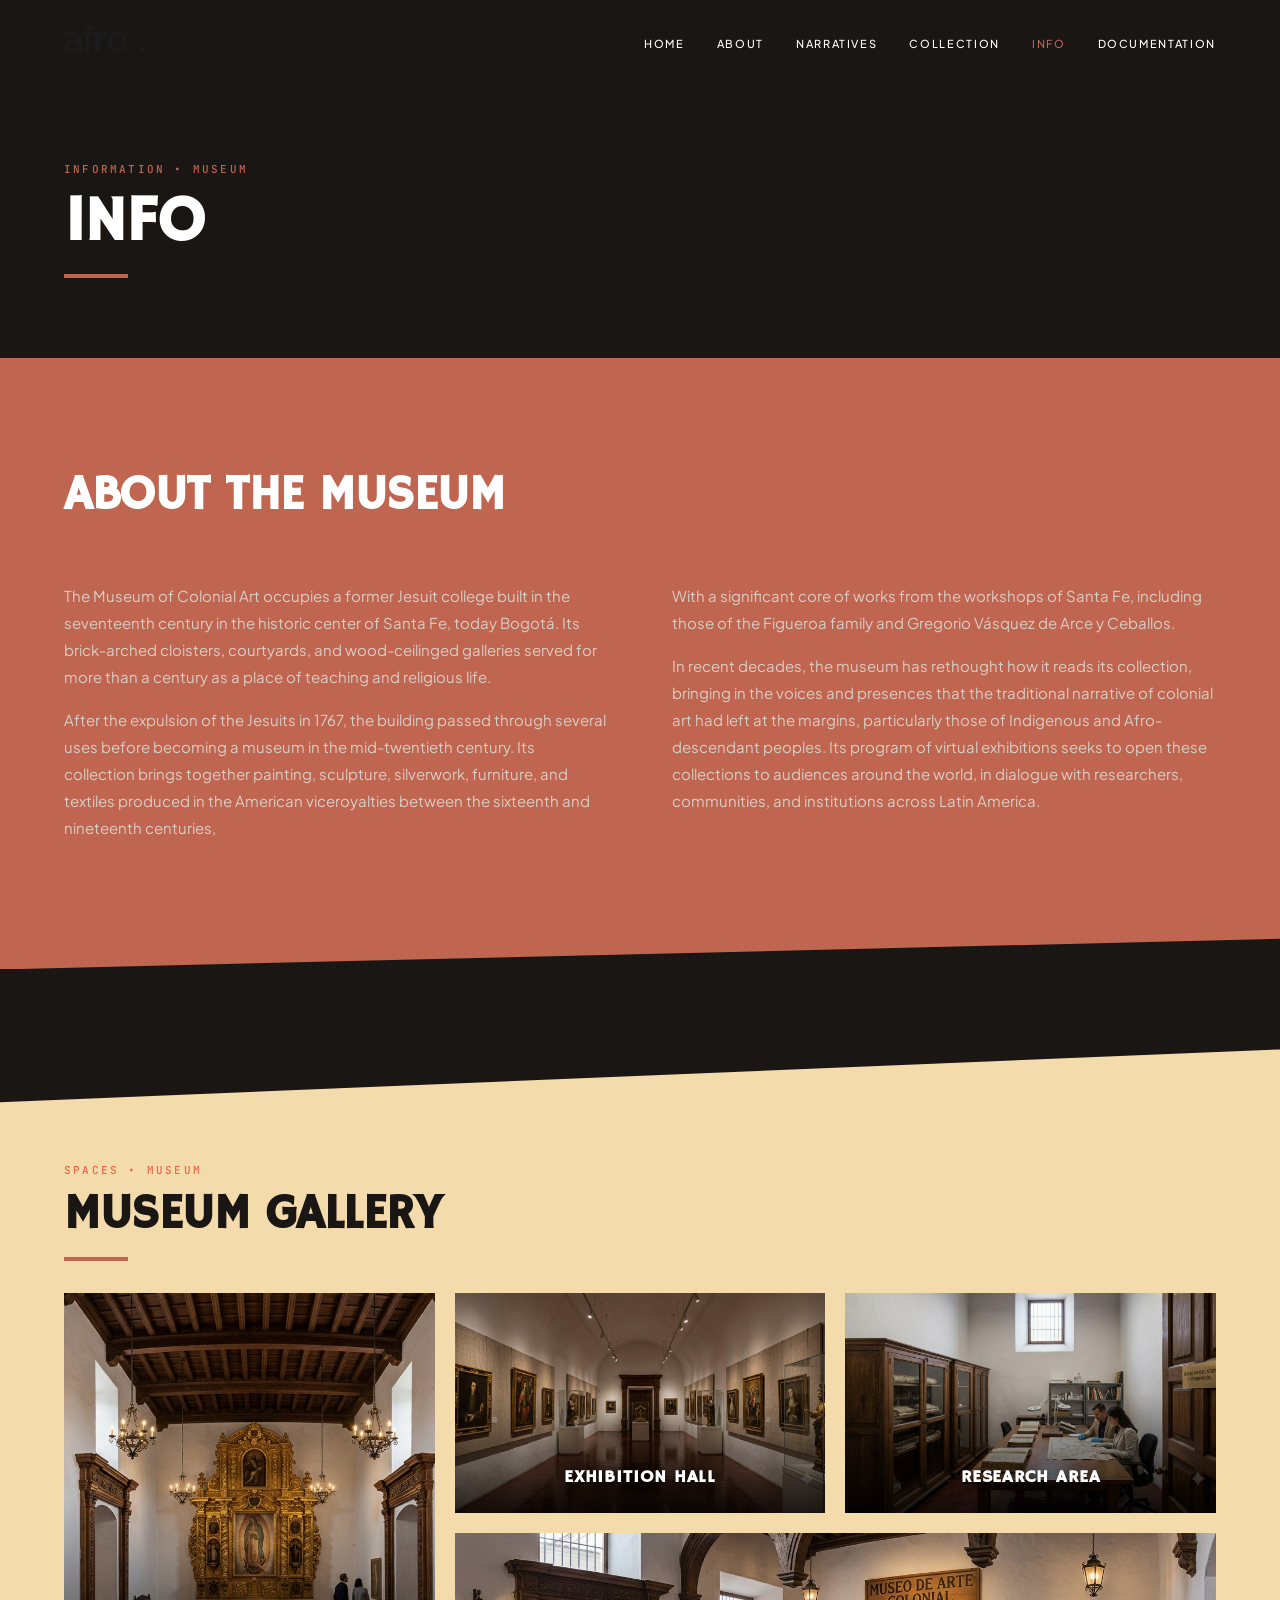
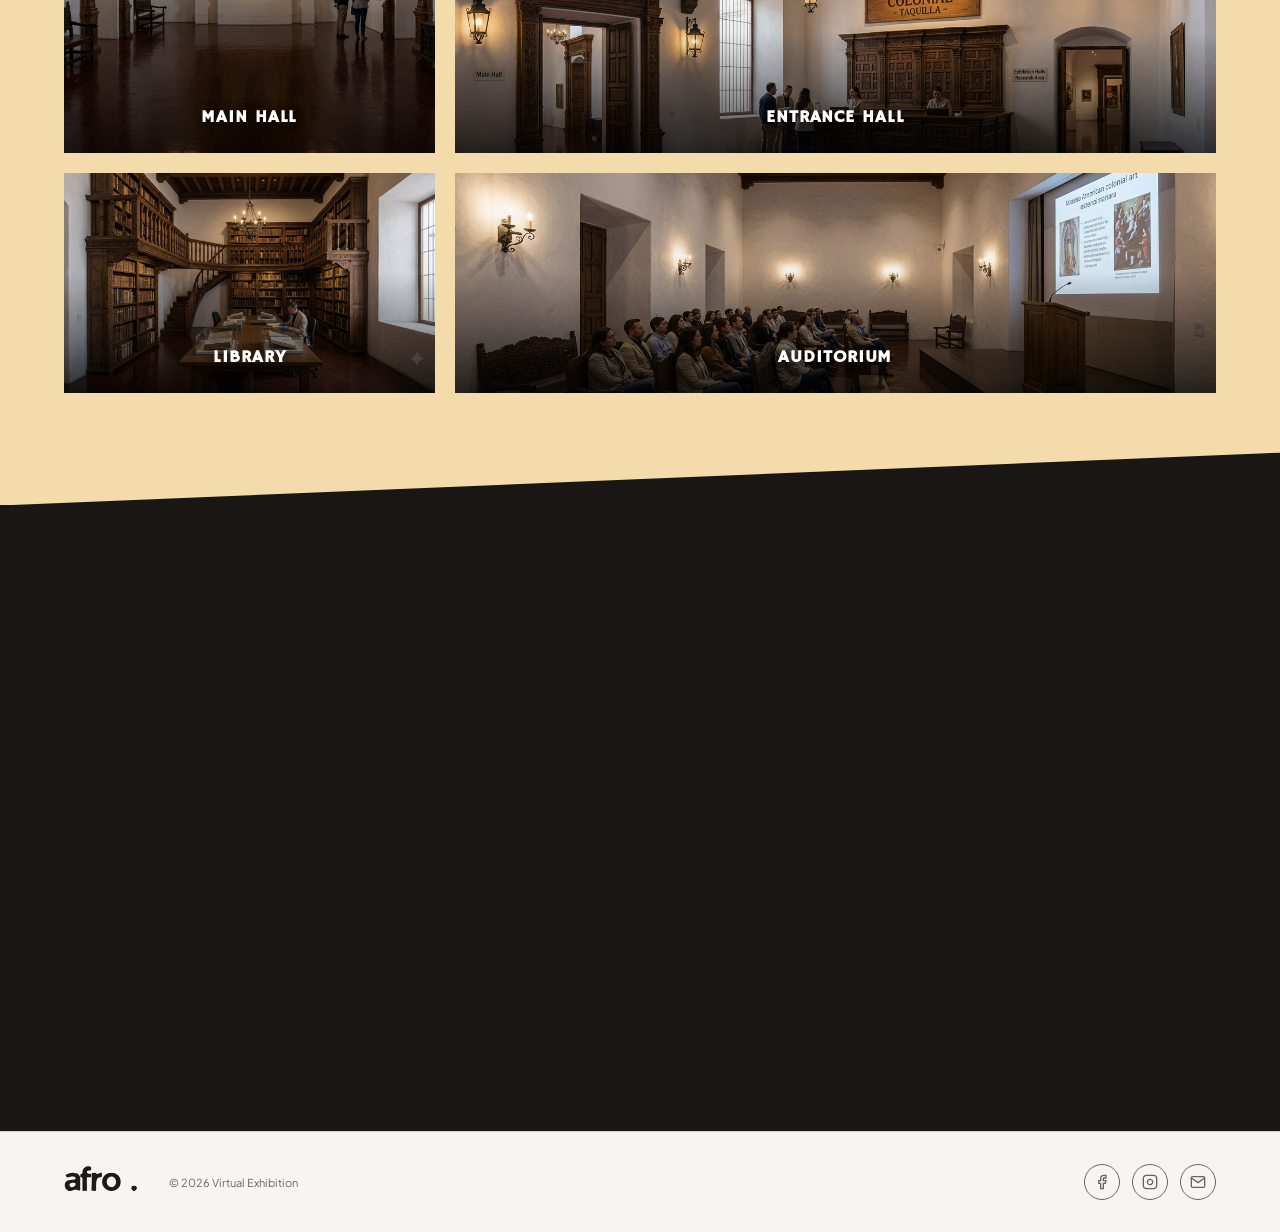
<file: pages/info.html>
<!DOCTYPE html>
<html lang="en">
<head>
  <meta charset="UTF-8" />
  <meta name="viewport" content="width=device-width, initial-scale=1.0" />
  <title>Info — Afrodescendants in Colonial Art</title>
  <meta name="description" content="Información práctica: ubicación, horarios y contacto del museo." />
  <link rel="icon" type="image/svg+xml" href="../assets/images/favicon.svg" />
  <link rel="stylesheet" href="../css/main.css" />
</head>
<body>

  <!-- ═══════════════════════════════════════════════════════ NAVBAR ═══════ -->
  <nav class="navbar" role="navigation" aria-label="Navegación principal">
    <div class="navbar__inner">
      <a href="../index.html" class="navbar__logo"><img src="../assets/images/logo-afro.svg" alt="Presencias" class="navbar__logo-img" /></a>
      <ul class="navbar__links">
        <li><a href="../index.html">HOME</a></li>
        <li><a href="about.html">ABOUT</a></li>
        <li><a href="narrativas.html">NARRATIVES</a></li>
        <li><a href="coleccion.html">COLLECTION</a></li>
        <li><a href="info.html" class="active">INFO</a></li>
        <li><a href="documentacion.html">DOCUMENTATION</a></li>
      </ul>
      <button class="navbar__toggle" aria-label="Abrir menú" aria-expanded="false">
        <span></span><span></span><span></span>
      </button>
    </div>
    <div class="navbar__mobile">
      <a href="../index.html">HOME</a>
      <a href="about.html">ABOUT</a>
      <a href="narrativas.html">NARRATIVES</a>
      <a href="coleccion.html">COLLECTION</a>
      <a href="info.html" class="active">INFO</a>
      <a href="documentacion.html">DOCUMENTATION</a>
    </div>
  </nav>

  <main>

    <!-- ══════════════════════════════════════════════ PAGE HERO (heading) ═ -->
    <div class="page-hero container reveal">
      <span class="eyebrow">INFORMATION • MUSEUM</span>
      <h1>INFO</h1>
      <div class="gold-rule"></div>
    </div>

    <!-- ══════════════════════════════════════════════════ SOBRE EL MUSEO ══ -->
    <section class="museum-section reveal" aria-labelledby="museum-heading">
      <div class="container">
        <h2 id="museum-heading">ABOUT THE MUSEUM</h2>
        <div class="gold-rule"></div>

        <div class="museum-grid">

          <!-- Columna izquierda -->
          <div class="museum-text">
            <p>
              The Museum of Colonial Art occupies a former Jesuit college built in the seventeenth century in the historic center of Santa Fe, today Bogotá. Its brick-arched cloisters, courtyards, and wood-ceilinged galleries served for more than a century as a place of teaching and religious life. 
            </p>
            <p>
              After the expulsion of the Jesuits in 1767, the building passed through several uses before becoming a museum in the mid-twentieth century. Its collection brings together painting, sculpture, silverwork, furniture, and textiles produced in the American viceroyalties between the sixteenth and nineteenth centuries, 
            </p>
          </div>

          <!-- Columna derecha -->
          <div class="museum-text">
            <p>
              With a significant core of works from the workshops of Santa Fe, including those of the Figueroa family and Gregorio Vásquez de Arce y Ceballos. 
            </p>
            <p>
              In recent decades, the museum has rethought how it reads its collection, bringing in the voices and presences that the traditional narrative of colonial art had left at the margins, particularly those of Indigenous and Afro-descendant peoples. Its program of virtual exhibitions seeks to open these collections to audiences around the world, in dialogue with researchers, communities, and institutions across Latin America.
            </p>
          </div>

        </div>
      </div>
    </section>

    <!-- ══════════════════════════════════════════════════ GALERÍA MUSEO ════ -->
    <section class="gallery-section reveal" aria-labelledby="gallery-heading">
      <div class="container">
        <span class="eyebrow">SPACES • MUSEUM</span>
        <h2 id="gallery-heading">MUSEUM GALLERY</h2>
        <div class="gold-rule"></div>

        <div class="gallery-grid">
          <div class="gallery-item" style="background-image:url('../assets/images/gallery-main-hall.png');">
            <p>Main Hall</p>
          </div>
          <div class="gallery-item" style="background-image:url('../assets/images/gallery-exhibition-hall.png');">
            <p>Exhibition Hall</p>
          </div>
          <div class="gallery-item" style="background-image:url('../assets/images/gallery-research-area.png');">
            <p>Research Area</p>
          </div>
          <div class="gallery-item" style="background-image:url('../assets/images/gallery-entrance-hall.png');">
            <p>Entrance Hall</p>
          </div>
          <div class="gallery-item" style="background-image:url('../assets/images/gallery-library.png');">
            <p>Library</p>
          </div>
          <div class="gallery-item" style="background-image:url('../assets/images/gallery-auditorium.png');">
            <p>Auditorium</p>
          </div>
        </div>
      </div>
    </section>

    <!-- ══════════════════════════════════════════════════════ VISÍTANOS ════ -->
    <section class="visit-section reveal" aria-labelledby="visit-heading">
      <div class="container">
        <h2 id="visit-heading">VISIT US</h2>

        <div class="visit-grid">

          <div class="visit-card">
            <div class="visit-card__icon">
              <!-- Ubicación -->
              <svg viewBox="0 0 24 24">
                <path d="M21 10c0 7-9 13-9 13s-9-6-9-13a9 9 0 0 1 18 0z"></path>
                <circle cx="12" cy="10" r="3"></circle>
              </svg>
            </div>
            <p class="visit-card__title">Location</p>
            <p class="visit-card__content">
              Carrera 7 #13 - 35<br>
              Historic Center<br>
              Bogotá, Colombia
            </p>
          </div>

          <div class="visit-card">
            <div class="visit-card__icon">
              <!-- Calendario -->
              <svg viewBox="0 0 24 24">
                <rect x="3" y="4" width="18" height="18" rx="2" ry="2"></rect>
                <line x1="16" y1="2" x2="16" y2="6"></line>
                <line x1="8"  y1="2" x2="8"  y2="6"></line>
                <line x1="3"  y1="10" x2="21" y2="10"></line>
              </svg>
            </div>
            <p class="visit-card__title">Hours</p>
            <p class="visit-card__content">
              Tuesday to Sunday<br>
              10:00 - 18:00<br>
              Monday: Closed
            </p>
          </div>

          <div class="visit-card">
            <div class="visit-card__icon">
              <!-- Teléfono -->
              <svg viewBox="0 0 24 24">
                <path d="M22 16.92v3a2 2 0 0 1-2.18 2 19.79 19.79 0 0 1-8.63-3.07A19.5 19.5 0 0 1 4.69 12 19.79 19.79 0 0 1 1.61 3.37 2 2 0 0 1 3.6 1h3a2 2 0 0 1 2 1.72c.127.96.361 1.903.7 2.81a2 2 0 0 1-.45 2.11L7.91 8.56a16 16 0 0 0 6.07 6.07l1.32-1.32a2 2 0 0 1 2.11-.45c.907.339 1.85.573 2.81.7A2 2 0 0 1 22 16.92z"></path>
              </svg>
            </div>
            <p class="visit-card__title">Phone</p>
            <p class="visit-card__content">
              +57 601 6144478<br>
              Mon–Fri: 9:00 – 17:00
            </p>
          </div>

          <div class="visit-card">
            <div class="visit-card__icon">
              <!-- Email -->
              <svg viewBox="0 0 24 24">
                <path d="M4 4h16c1.1 0 2 .9 2 2v12c0 1.1-.9 2-2 2H4c-1.1 0-2-.9-2-2V6c0-1.1.9-2 2-2z"></path>
                <polyline points="22,6 12,13 2,6"></polyline>
              </svg>
            </div>
            <p class="visit-card__title">Contact</p>
            <p class="visit-card__content">
              info@museocolonial.com<br>
              @museocolonialbo
            </p>
          </div>

        </div>
      </div>
    </section>

  </main>

  <!-- ═══════════════════════════════════════════════════════ FOOTER ═══════ -->
  <footer class="footer">
    <div class="footer__inner">
      <div class="footer__brand">
        <a href="../index.html" class="footer__logo"><img src="../assets/images/logo-afro.svg" alt="Presencias" class="footer__logo-img" /></a>
        <span class="footer__copy">© 2026 Virtual Exhibition</span>
      </div>
      <div class="footer__social">
        <a href="#" class="footer__social-btn" aria-label="Facebook">
          <svg viewBox="0 0 24 24"><path d="M18 2h-3a5 5 0 0 0-5 5v3H7v4h3v8h4v-8h3l1-4h-4V7a1 1 0 0 1 1-1h3z"></path></svg>
        </a>
        <a href="#" class="footer__social-btn" aria-label="Instagram">
          <svg viewBox="0 0 24 24"><rect x="2" y="2" width="20" height="20" rx="5" ry="5"></rect><path d="M16 11.37A4 4 0 1 1 12.63 8 4 4 0 0 1 16 11.37z"></path></svg>
        </a>
        <a href="mailto:contacto@presencias.org" class="footer__social-btn" aria-label="Email">
          <svg viewBox="0 0 24 24"><path d="M4 4h16c1.1 0 2 .9 2 2v12c0 1.1-.9 2-2 2H4c-1.1 0-2-.9-2-2V6c0-1.1.9-2 2-2z"></path><polyline points="22,6 12,13 2,6"></polyline></svg>
        </a>
      </div>
    </div>
  </footer>

  <script src="../js/artworks.js"></script>
  <script src="../js/main.js"></script>
</body>
</html>
</file>
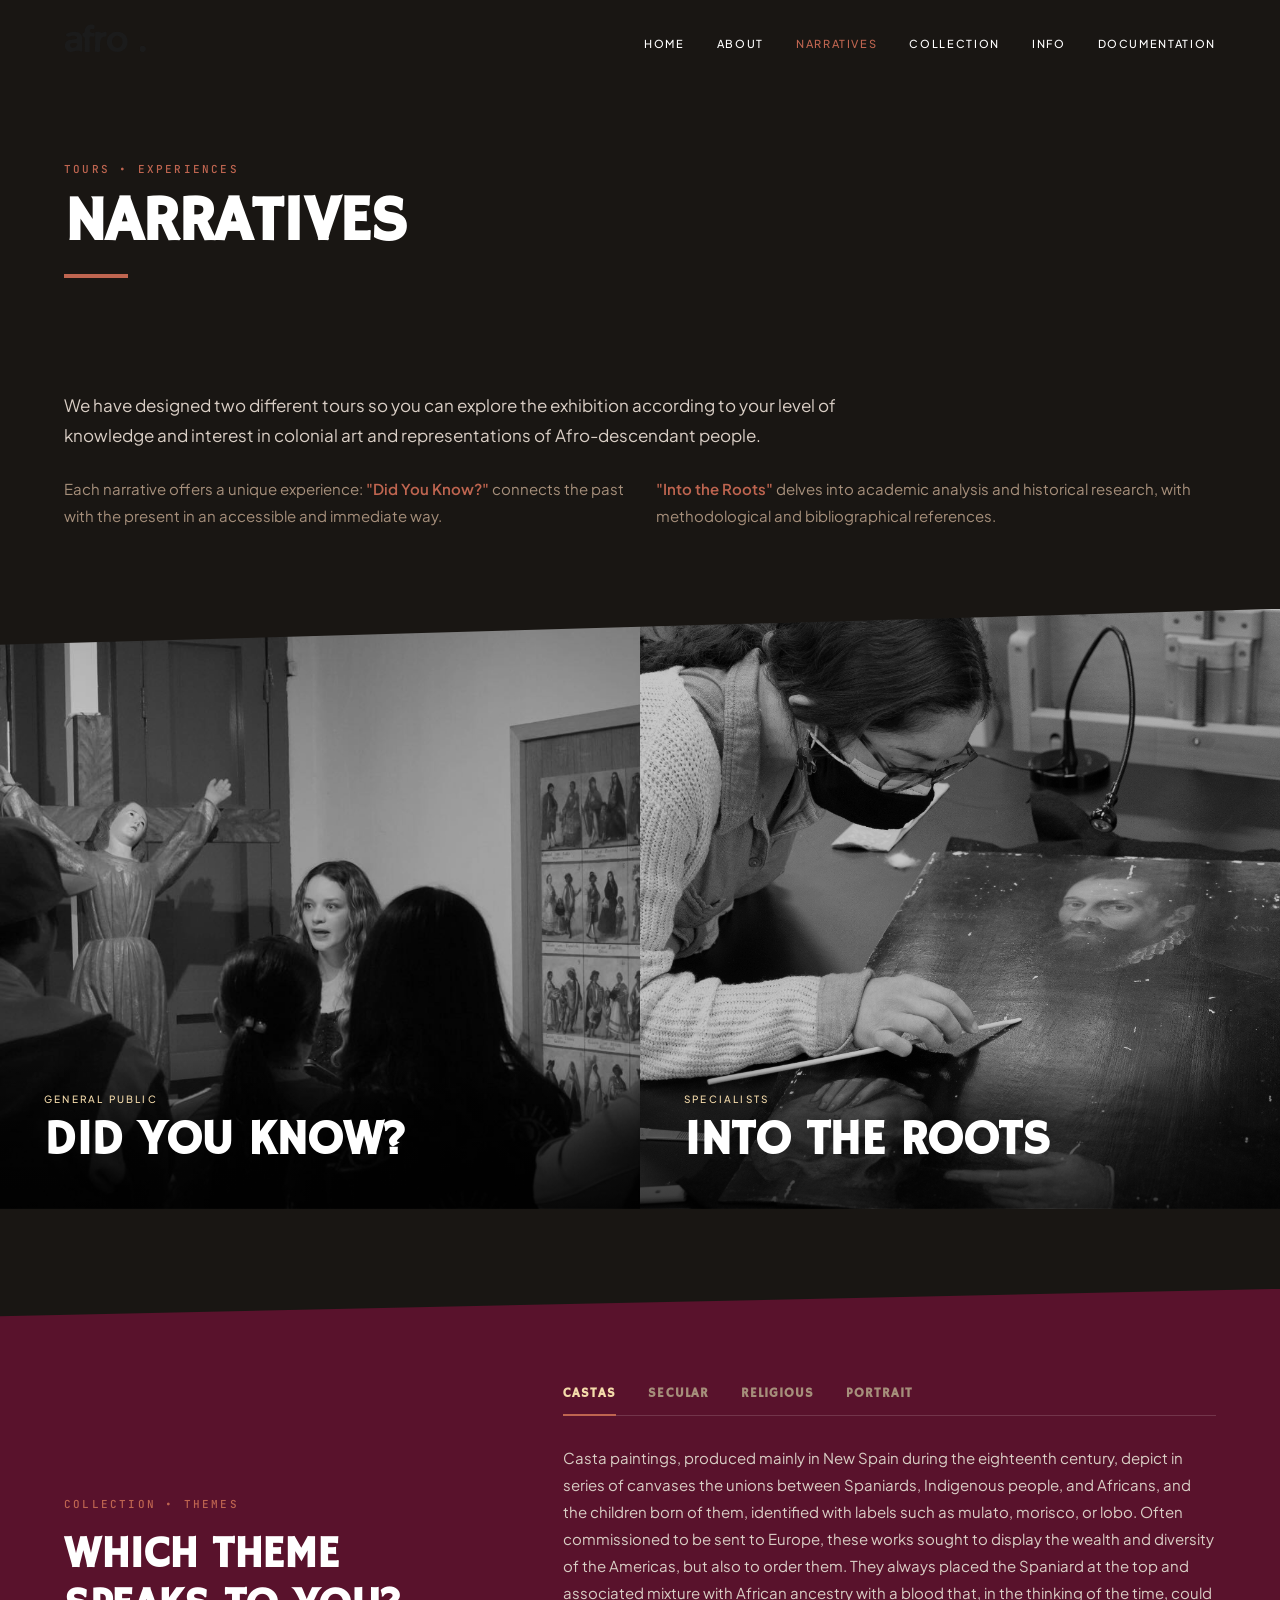
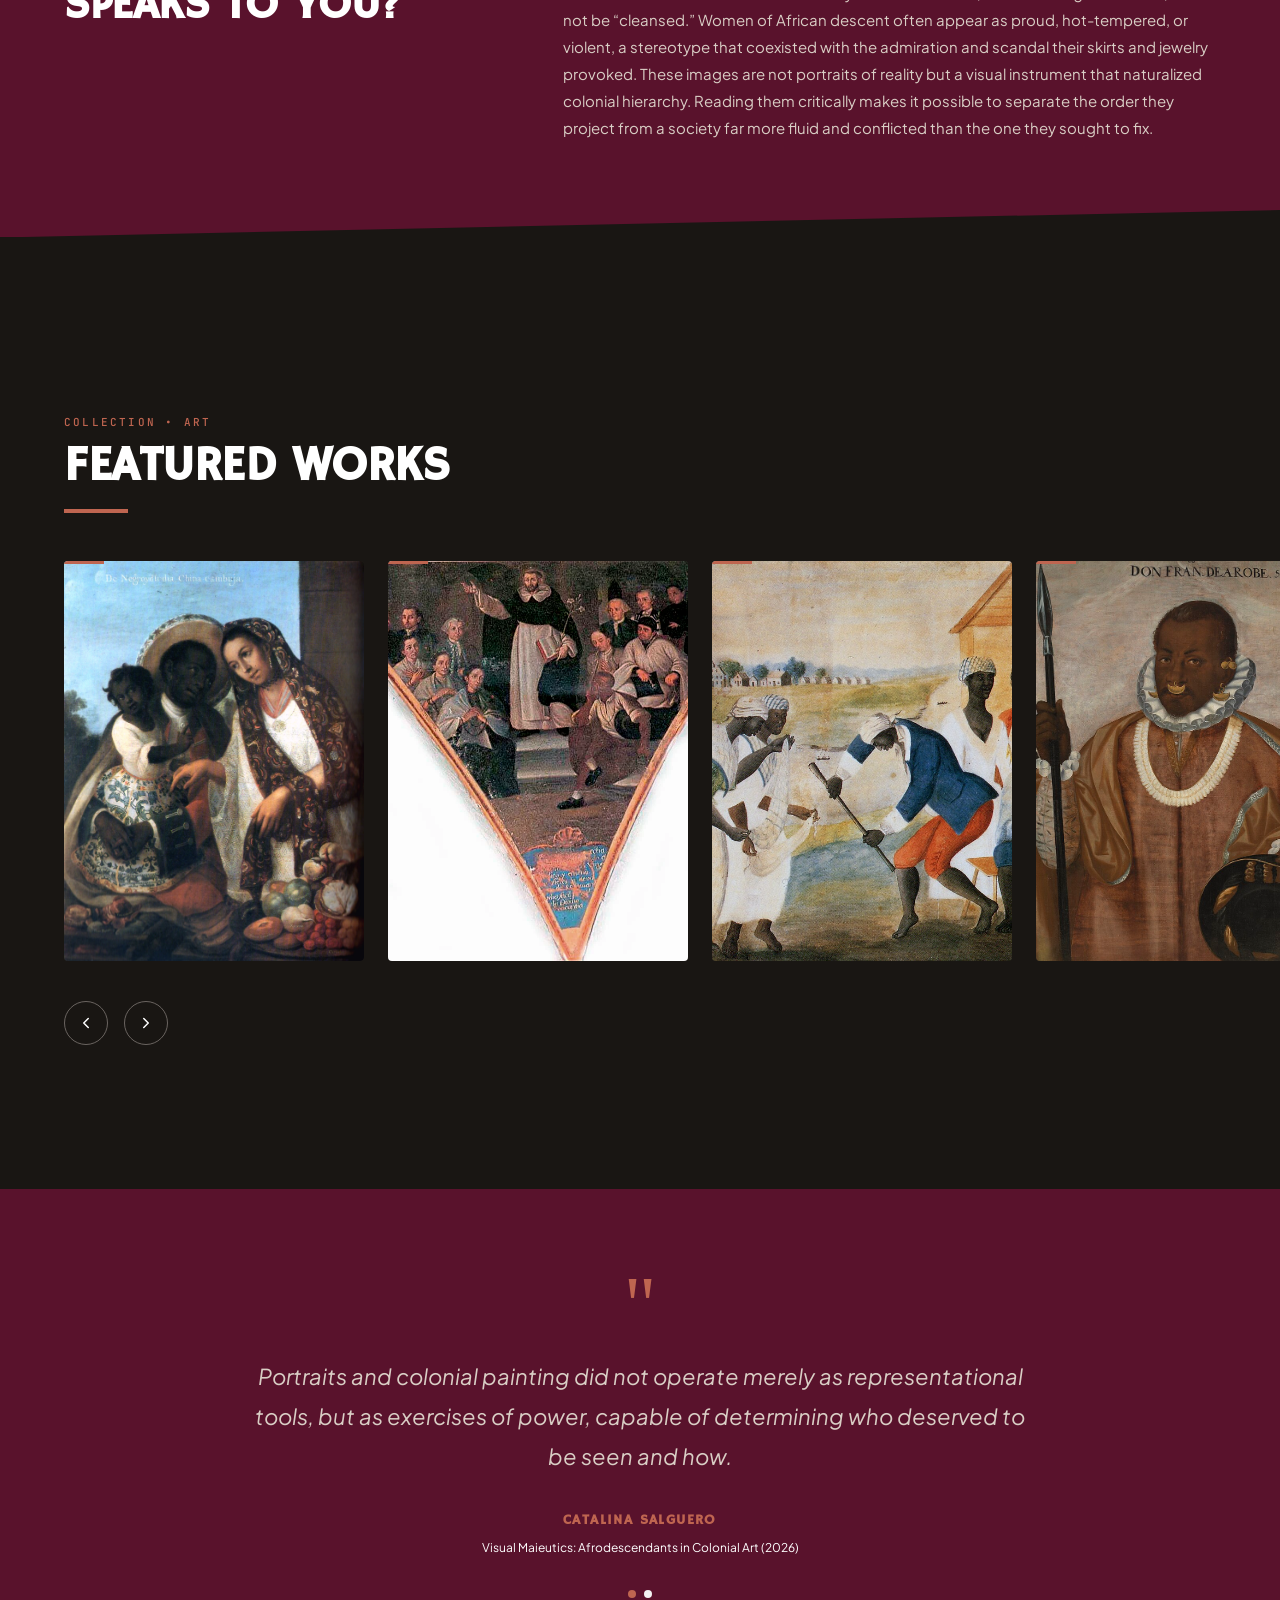
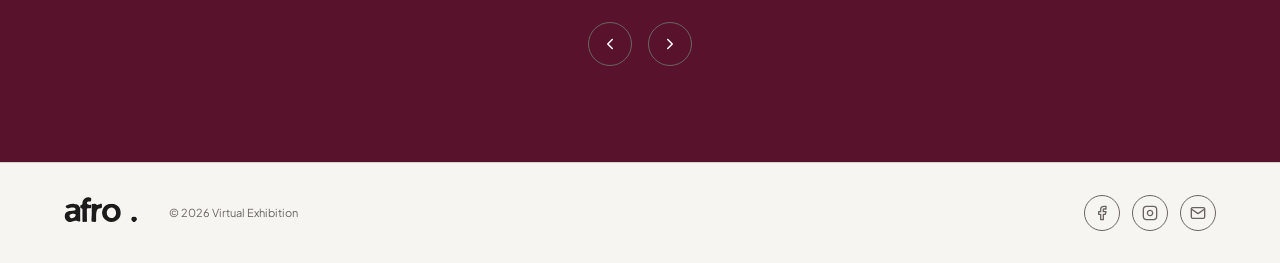
<file: pages/narrativas.html>
<!DOCTYPE html>
<html lang="en">
<head>
  <meta charset="UTF-8" />
  <meta name="viewport" content="width=device-width, initial-scale=1.0" />
  <title>Narratives — Presencias</title>
  <meta name="description" content="Dos recorridos por la exposición: Público General y Especialistas." />
  <link rel="icon" type="image/svg+xml" href="../assets/images/favicon.svg" />
  <link rel="stylesheet" href="../css/main.css" />
</head>
<body class="narrativas-page">

  <!-- ═══════════════════════════════════════════════════════ NAVBAR ═══════ -->
  <nav class="navbar" role="navigation" aria-label="Navegación principal">
    <div class="navbar__inner">
      <a href="../index.html" class="navbar__logo"><img src="../assets/images/logo-afro.svg" alt="Presencias" class="navbar__logo-img" /></a>
      <ul class="navbar__links">
        <li><a href="../index.html">HOME</a></li>
        <li><a href="about.html">ABOUT</a></li>
        <li><a href="narrativas.html" class="active">NARRATIVES</a></li>
        <li><a href="coleccion.html">COLLECTION</a></li>
        <li><a href="info.html">INFO</a></li>
        <li><a href="documentacion.html">DOCUMENTATION</a></li>
      </ul>
      <button class="navbar__toggle" aria-label="Abrir menú" aria-expanded="false">
        <span></span><span></span><span></span>
      </button>
    </div>
    <div class="navbar__mobile">
      <a href="../index.html">HOME</a>
      <a href="about.html">ABOUT</a>
      <a href="narrativas.html" class="active">NARRATIVES</a>
      <a href="coleccion.html">COLLECTION</a>
      <a href="info.html">INFO</a>
      <a href="documentacion.html">DOCUMENTATION</a>
    </div>
  </nav>

  <main>

    <!-- ══════════════════════════════════════════════ PAGE HERO (heading) ═ -->
    <div class="page-hero container reveal">
      <span class="eyebrow">TOURS • EXPERIENCES</span>
      <h1>NARRATIVES</h1>
      <div class="gold-rule"></div>
    </div>

    <!-- ══════════════════════════════════════════════════════ INTRO ════════ -->
    <section class="narratives-intro container reveal" aria-label="Introducción a las narrativas">
      <div class="container">
          <p>
        We have designed two different tours so you can explore the exhibition according to your level of knowledge and interest in colonial art and representations of
        Afro-descendant people.
      </p>
      <div class="intro-cols">
        <p>
          Each narrative offers a unique experience: <span>"Did You Know?"</span> connects
          the past with the present in an accessible and immediate way.
        </p>
        <p>
          <span>"Into the Roots"</span> delves into academic analysis and historical research,
          with methodological and bibliographical references.
        </p>
      </div>
      </div>
    </section>

    <!-- ══════════════════════════════════════════════════ NARRATIVE CARDS ══ -->
    <section class="narratives-cards" aria-label="Recorridos disponibles">

      <!-- Card: Público General -->
      <a id="publico-general" href="./publico-general.html"
         class="narrative-card">
        <div class="narrative-card__bg"
             style="background-image:url('../assets/images/narrativa-publico.png');">
        </div>
        <div class="narrative-card__content">
          <span class="narrative-card__label">GENERAL PUBLIC</span>
          <h2 class="narrative-card__title">DID YOU KNOW?</h2>
          <div class="narrative-card__reveal">
            <p class="narrative-card__desc">
              A narrative tour connecting the past with the present, revealing how these works
              help us understand current sociocultural dynamics.
            </p>
            <span class="narrative-card__btn">EXPLORE</span>
          </div>
        </div>
      </a>

      <!-- Card: Especialistas (tinte más oscuro con clase --dark) -->
      <a id="especialistas" href="./especialistas.html"
         class="narrative-card narrative-card--dark">
        <div class="narrative-card__bg"
             style="background-image:url('../assets/images/narrativa-especialistas.png');background-color:var(--avatar-1);">
        </div>
        <div class="narrative-card__content">
          <span class="narrative-card__label">SPECIALISTS</span>
          <h2 class="narrative-card__title">INTO THE ROOTS</h2>
          <div class="narrative-card__reveal">
            <p class="narrative-card__desc">
              An academic, in-depth exploration of the works, organized by theme: secular works,
              religious paintings, and portraits. Ideal for researchers and scholars of colonial art.
            </p>
            <span class="narrative-card__btn">EXPLORE</span>
          </div>
        </div>
      </a>

    </section>

    <!-- ══════════════════════════════════════════ DID YOU KNOW? (público) ═ -->
    <section class="publico-section reveal" aria-label="Which theme speaks to you?">
      <div class="container">
        <div class="dyk-layout">

          <!-- Columna izquierda: título simple -->
          <div class="dyk-heading-block">
            <span class="eyebrow">COLLECTION • THEMES</span>
            <h2>Which theme<br>speaks to you?</h2>
          </div>

          <!-- Columna derecha: tab navigation, fundida con el fondo -->
          <div class="dyk-tabs-wrap" data-tabs>

            <div class="dyk-tabs" role="tablist" aria-label="Categorías de la colección">
              <button class="dyk-tab active" role="tab" aria-selected="true"
                data-content="Casta paintings, produced mainly in New Spain during the eighteenth century, depict in series of canvases the unions between Spaniards, Indigenous people, and Africans, and the children born of them, identified with labels such as mulato, morisco, or lobo. Often commissioned to be sent to Europe, these works sought to display the wealth and diversity of the Americas, but also to order them. They always placed the Spaniard at the top and associated mixture with African ancestry with a blood that, in the thinking of the time, could not be “cleansed.” Women of African descent often appear as proud, hot-tempered, or violent, a stereotype that coexisted with the admiration and scandal their skirts and jewelry provoked. These images are not portraits of reality but a visual instrument that naturalized colonial hierarchy. Reading them critically makes it possible to separate the order they project from a society far more fluid and conflicted than the one they sought to fix.">
                Castas
              </button>
              <button class="dyk-tab" role="tab" aria-selected="false"
                data-content="On folding screens, city views, and genre scenes, people of African descent appear woven into the daily life of viceregal cities: selling in markets, serving chocolate, accompanying their masters, strolling through the Alameda, or taking part in processions and festivities. These works show their presence in domestic labor, commerce, and public space, but almost always from a subordinate position and through features that made them recognizable: dress, accessories, assigned trades. They help reconstruct aspects of urban life rarely recorded in written documents, while also reflecting the gaze of those who commissioned them.">
                Secular
              </button>
              <button class="dyk-tab" role="tab" aria-selected="false"
                data-content="Religious painting, which makes up most colonial artistic production, was central to evangelization and to building a Christian society. Within it, the African figure held an ambivalent place. Western Christian tradition had associated blackness with sin and darkness, and that symbolic charge persisted in many images. At the same time, the Magus Balthazar and saints such as Benedict of Palermo, Iphigenia, and, in the Viceroyalty of Peru, Martín de Porres offered models of Black sanctity that the Church promoted among people of African descent. Confraternities formed around them served as spaces of devotion, mutual aid, and solidarity, though the authorities kept them under close watch. These images reveal both the project of Christianization and the spaces Afro-descendant communities made their own within it.">
                Religious
              </button>
              <button class="dyk-tab" role="tab" aria-selected="false"
                data-content="Portraiture was a genre reserved for elites, and people of African descent usually appear in it in secondary roles: pages or servants accompanying their masters, whose function in the composition is to underline the status of the sitter. This makes exceptional the cases in which an Afro-descendant person occupies the center of the image. One of them is The Mulattoes of Esmeraldas (1599) by Andrés Sánchez Gallque, which portrays Afro-Indigenous leaders from the coast of present-day Ecuador dressed in Spanish clothing and gold ornaments, in the context of their submission to the Crown. This section explores the tension between invisibility and representation, and between the body displayed as a sign of someone else’s power and the body presented as a subject.">
                Portrait
              </button>
            </div>

            <div class="dyk-tab-panel" data-tab-panel>
              Casta paintings, produced mainly in New Spain during the eighteenth century, depict in series of canvases the unions between Spaniards, Indigenous people, and Africans, and the children born of them, identified with labels such as mulato, morisco, or lobo. Often commissioned to be sent to Europe, these works sought to display the wealth and diversity of the Americas, but also to order them. They always placed the Spaniard at the top and associated mixture with African ancestry with a blood that, in the thinking of the time, could not be “cleansed.” Women of African descent often appear as proud, hot-tempered, or violent, a stereotype that coexisted with the admiration and scandal their skirts and jewelry provoked. These images are not portraits of reality but a visual instrument that naturalized colonial hierarchy. Reading them critically makes it possible to separate the order they project from a society far more fluid and conflicted than the one they sought to fix.
            </div>

          </div><!-- /dyk-tabs-wrap -->
        </div>
      </div>
    </section>

    <!-- ══════════════════════════════════════════ OBRAS DESTACADAS (carrusel) ══ -->
    <section class="featured-section" aria-labelledby="featured-nar-heading">
      <div class="container container--mb-3">
        <span class="eyebrow">COLLECTION • ART</span>
        <h2 id="featured-nar-heading">FEATURED WORKS</h2>
        <div class="gold-rule"></div>
      </div>

      <div data-carousel>
        <div class="carousel">
          <div class="carousel__track reveal" id="nar-featured-track">
            <!-- Poblado por JS -->
          </div>
        </div>

        <div class="container">
          <div class="carousel__nav">
            <button class="carousel__btn" data-carousel-prev aria-label="Obra anterior">
              <svg viewBox="0 0 24 24"><polyline points="15 18 9 12 15 6"></polyline></svg>
            </button>
            <button class="carousel__btn" data-carousel-next aria-label="Obra siguiente">
              <svg viewBox="0 0 24 24"><polyline points="9 6 15 12 9 18"></polyline></svg>
            </button>
          </div>
        </div>
      </div>
    </section>

    <!-- ════════════════════════════════════════ CITAS ROTATIVAS ════════════ -->
    <section class="quote-section" data-quotes aria-label="Citas del equipo curatorial">
      <div class="container">
        <div class="quote-card">
          <span class="quote-icon" aria-hidden="true">"</span>
          <p class="quote-text" data-quote-text>
            Portraits and colonial painting did not operate merely as representational tools, but
            as exercises of power, capable of determining who deserved to be seen and how.
          </p>
          <p class="quote-author" data-quote-author>Catalina Salguero</p>
          <p class="quote-role"   data-quote-role>Visual Maieutics: Afrodescendants in Colonial Art (2026)</p>

          <!-- Dots de navegación (data-* contienen el contenido de cada cita) -->
          <div class="quote-dots">
            <button class="quote-dot active"
              data-text="Portraits and colonial painting did not operate merely as representational tools, but as exercises of power, capable of determining who deserved to be seen and how."
              data-author="Catalina Salguero"
              data-role="Author, Visual Maieutics: Afrodescendants in Colonial Art (2026)"
              aria-label="Cita 1"></button>
            <button class="quote-dot"
              data-text="Of Black people — mostly enslaved, but also free men who acted as settlers and even conquistadors — no visual memory remains."
              data-author="Jaime Borja"
              data-role="Los ingenios del pincel (2021)"
              aria-label="Cita 2"></button>
          </div>

          <!-- Botones prev/next para las citas -->
          <div class="quote-nav">
            <button class="carousel__btn" data-quote-prev aria-label="Cita anterior">
              <svg viewBox="0 0 24 24"><polyline points="15 18 9 12 15 6"></polyline></svg>
            </button>
            <button class="carousel__btn" data-quote-next aria-label="Cita siguiente">
              <svg viewBox="0 0 24 24"><polyline points="9 6 15 12 9 18"></polyline></svg>
            </button>
          </div>

        </div>
      </div>
    </section>

    

  </main>

  <!-- ═══════════════════════════════════════════════════════ FOOTER ═══════ -->
  <footer class="footer">
    <div class="footer__inner">
      <div class="footer__brand">
        <a href="../index.html" class="footer__logo"><img src="../assets/images/logo-afro.svg" alt="Presencias" class="footer__logo-img" /></a>
        <span class="footer__copy">© 2026 Virtual Exhibition</span>
      </div>
      <div class="footer__social">
        <a href="#" class="footer__social-btn" aria-label="Facebook">
          <svg viewBox="0 0 24 24"><path d="M18 2h-3a5 5 0 0 0-5 5v3H7v4h3v8h4v-8h3l1-4h-4V7a1 1 0 0 1 1-1h3z"></path></svg>
        </a>
        <a href="#" class="footer__social-btn" aria-label="Instagram">
          <svg viewBox="0 0 24 24"><rect x="2" y="2" width="20" height="20" rx="5" ry="5"></rect><path d="M16 11.37A4 4 0 1 1 12.63 8 4 4 0 0 1 16 11.37z"></path></svg>
        </a>
        <a href="mailto:contacto@presencias.org" class="footer__social-btn" aria-label="Email">
          <svg viewBox="0 0 24 24"><path d="M4 4h16c1.1 0 2 .9 2 2v12c0 1.1-.9 2-2 2H4c-1.1 0-2-.9-2-2V6c0-1.1.9-2 2-2z"></path><polyline points="22,6 12,13 2,6"></polyline></svg>
        </a>
      </div>
    </div>
  </footer>

  <script src="../js/artworks.js"></script>
  <script src="../js/main.js"></script>

  <!-- Poblar carrusel de obras destacadas -->
  <script>
    (function buildNarCarousel() {
      var track = document.getElementById('nar-featured-track');
      if (!track || !window.getFeaturedArtworks) return;

      var featured = window.getFeaturedArtworks();

      track.innerHTML = featured.map(function (art) {
        return [
          '<a href="coleccion.html?obra=' + art.id + '" class="carousel__item artwork-card">',
            '<div class="artwork-card__img">',
              '<img src="' + art.imageUrl + '" alt="' + art.title + '" loading="lazy" />',
              '<div class="artwork-card__overlay">',
                '<h3>' + art.title + '</h3>',
                '<span class="artist">' + art.artist + '</span>',
                '<span class="year">'   + art.year   + '</span>',
              '</div>',
            '</div>',
          '</a>'
        ].join('');
      }).join('');
    })();
  </script>

</body>
</html>
</file>
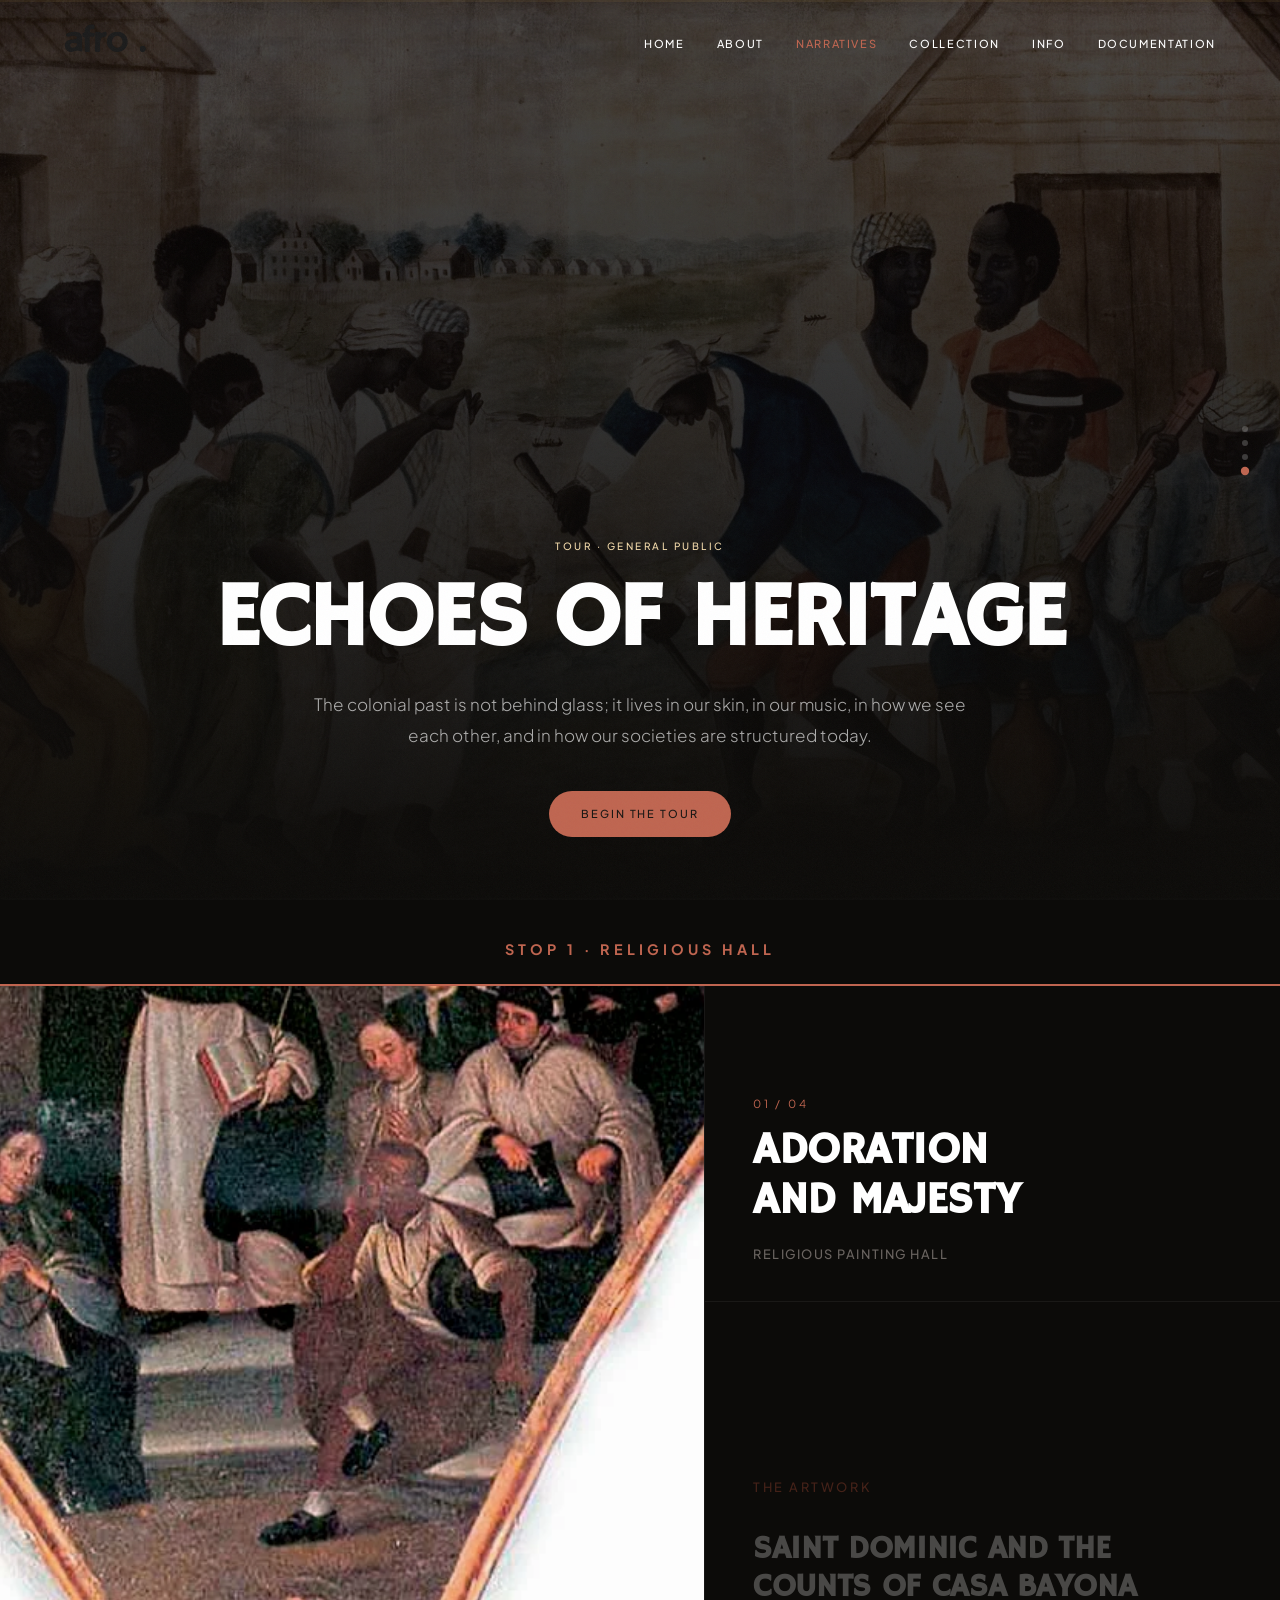
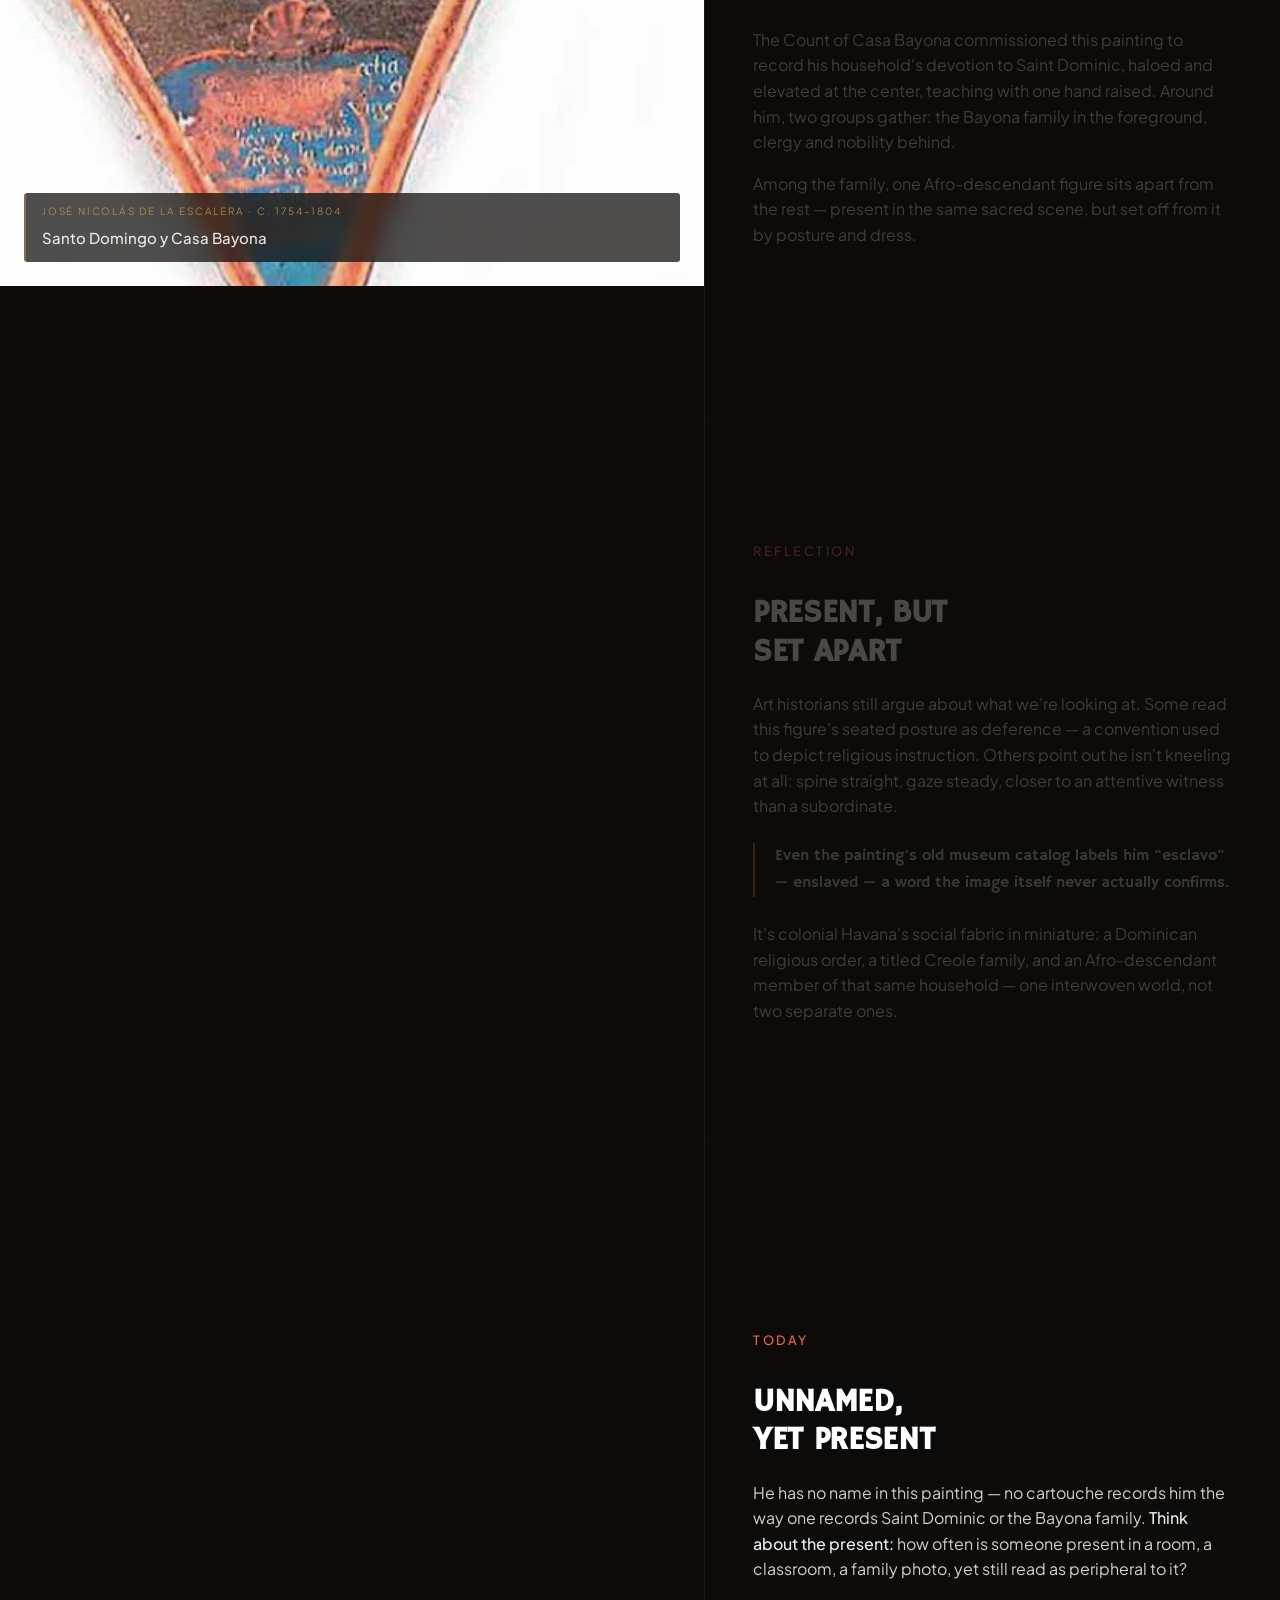
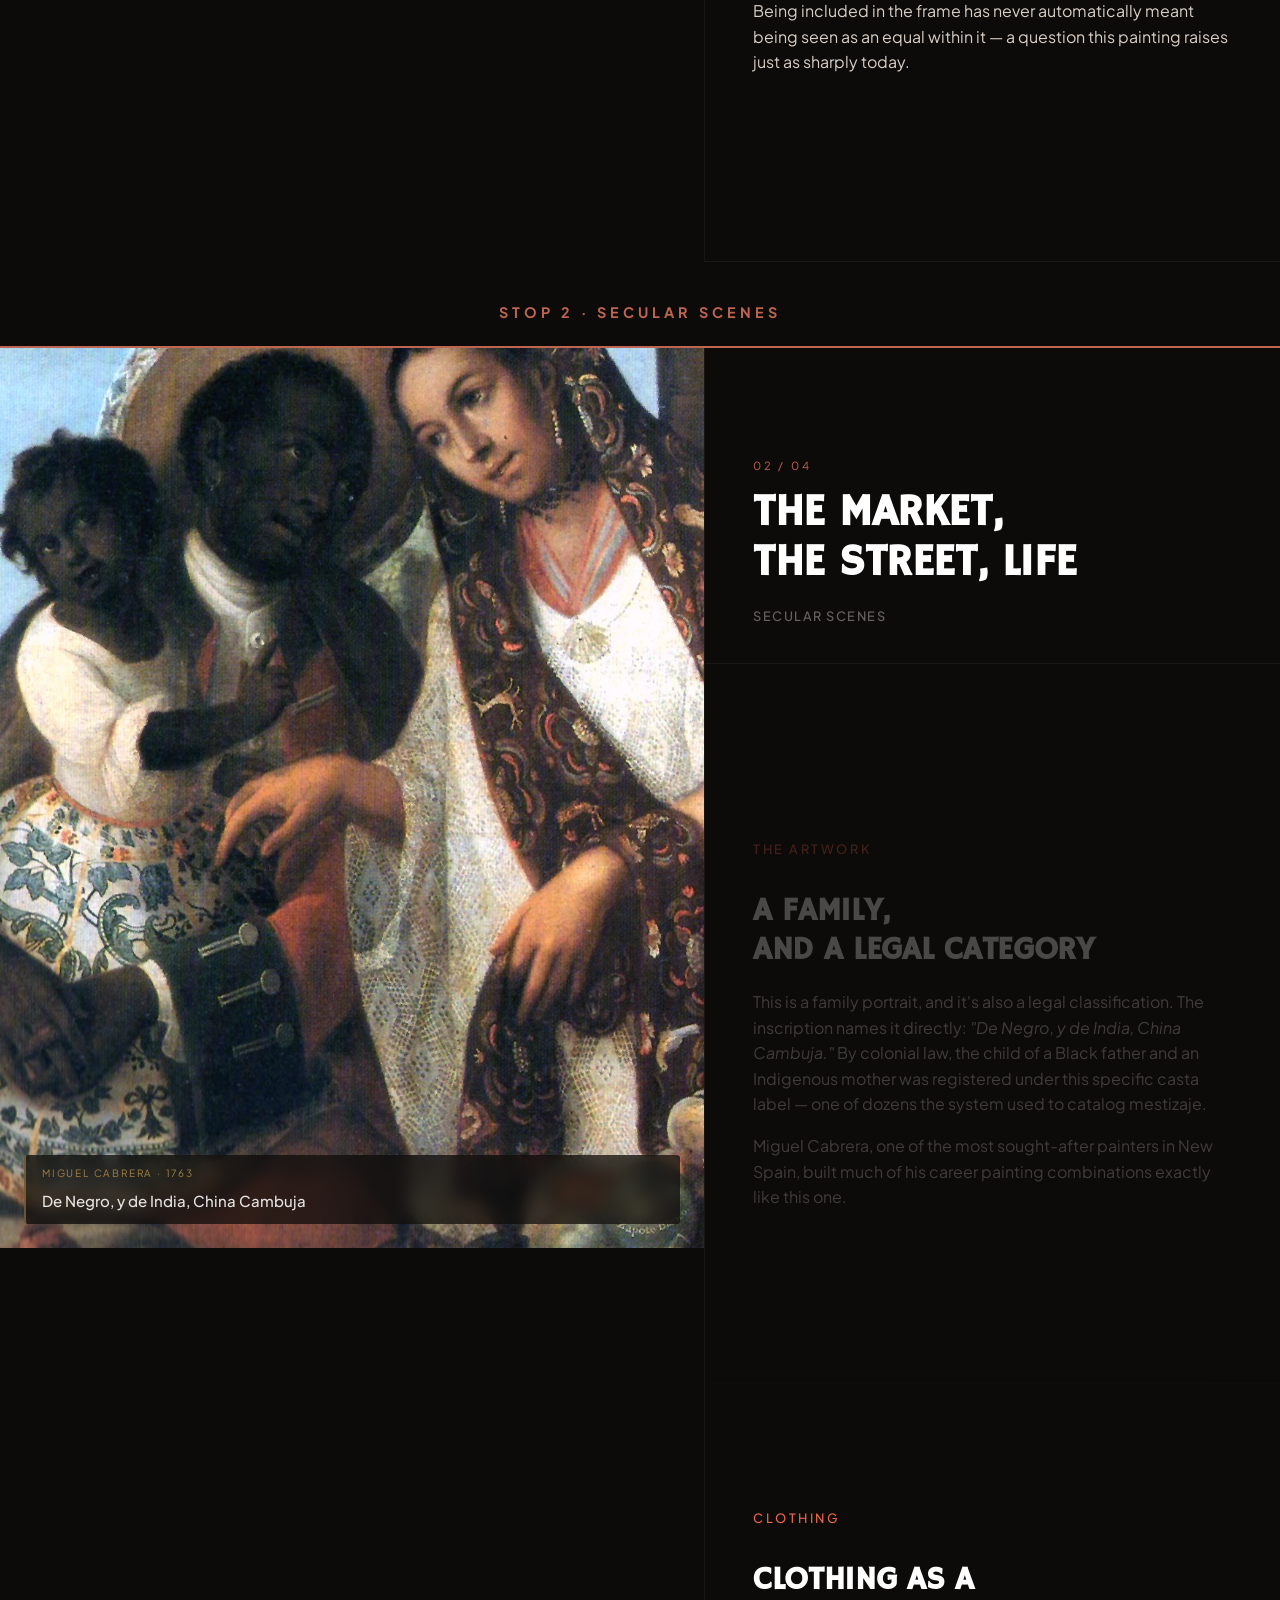
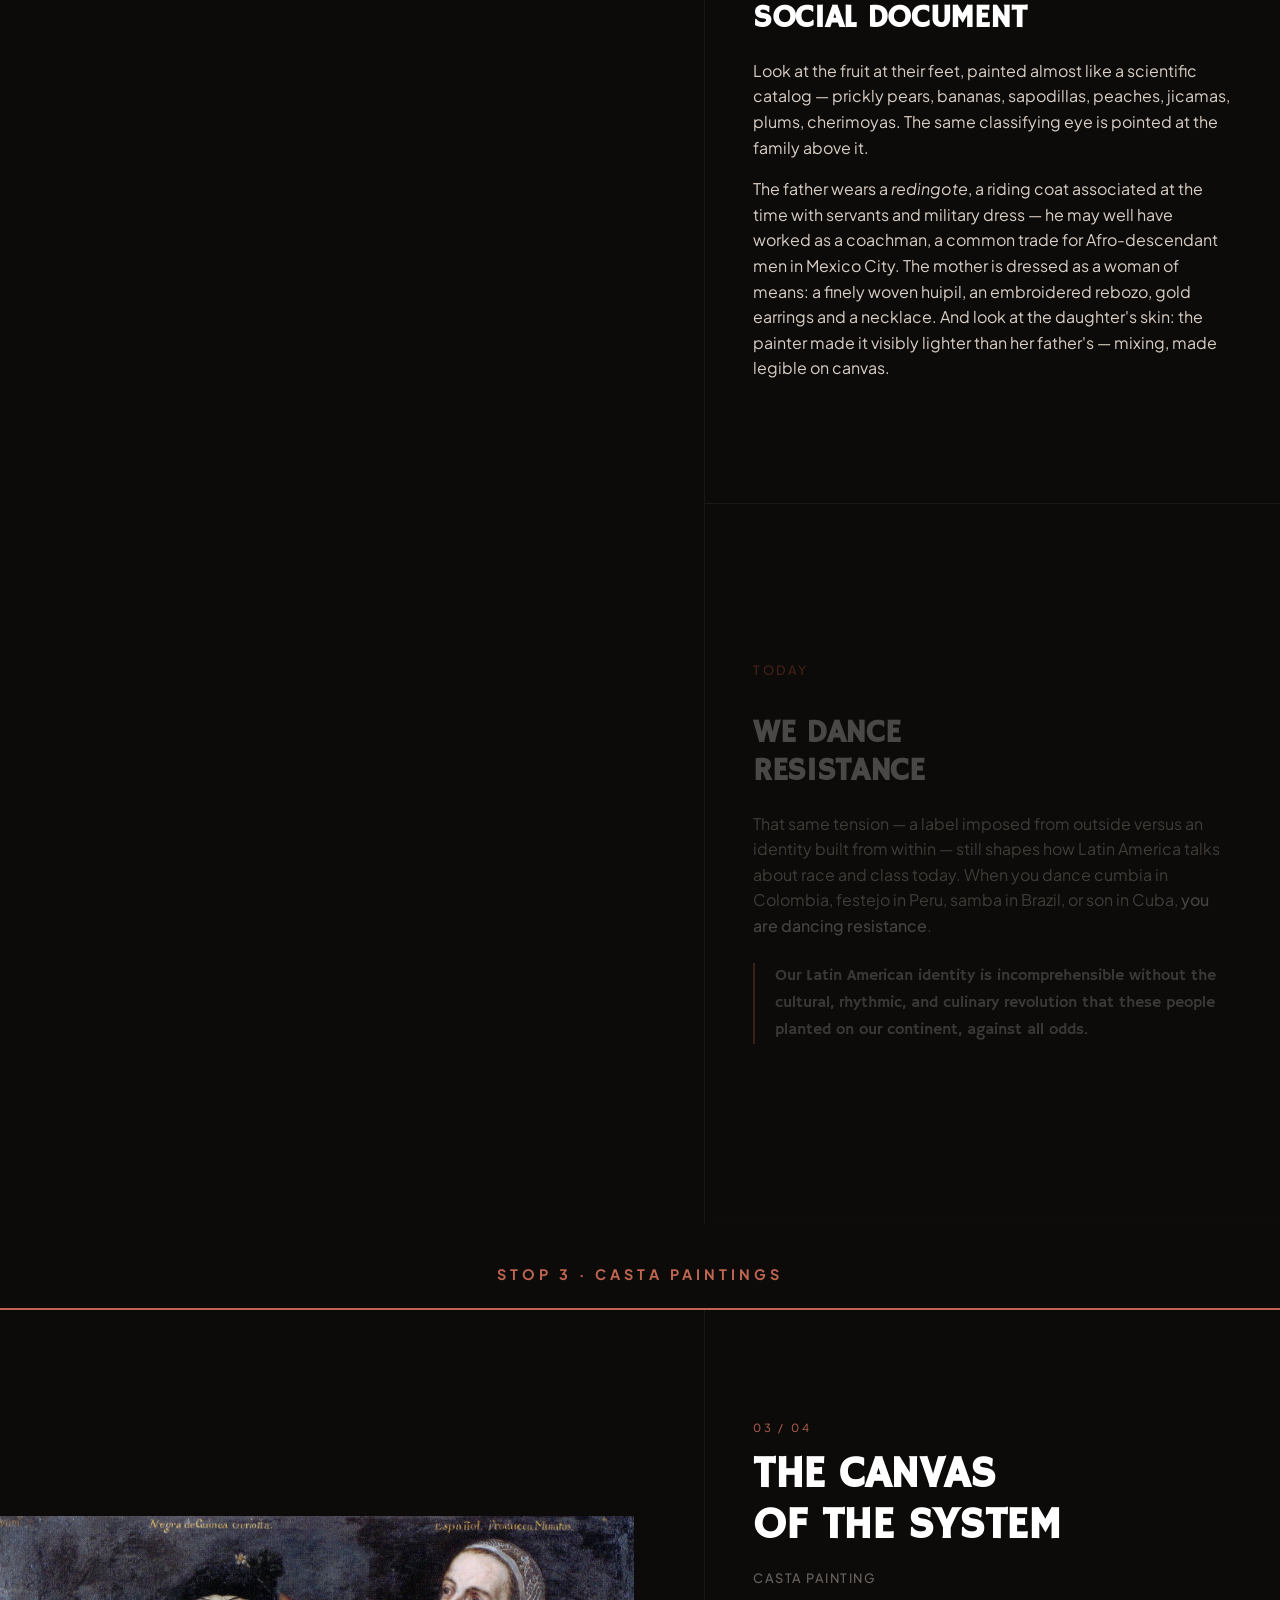
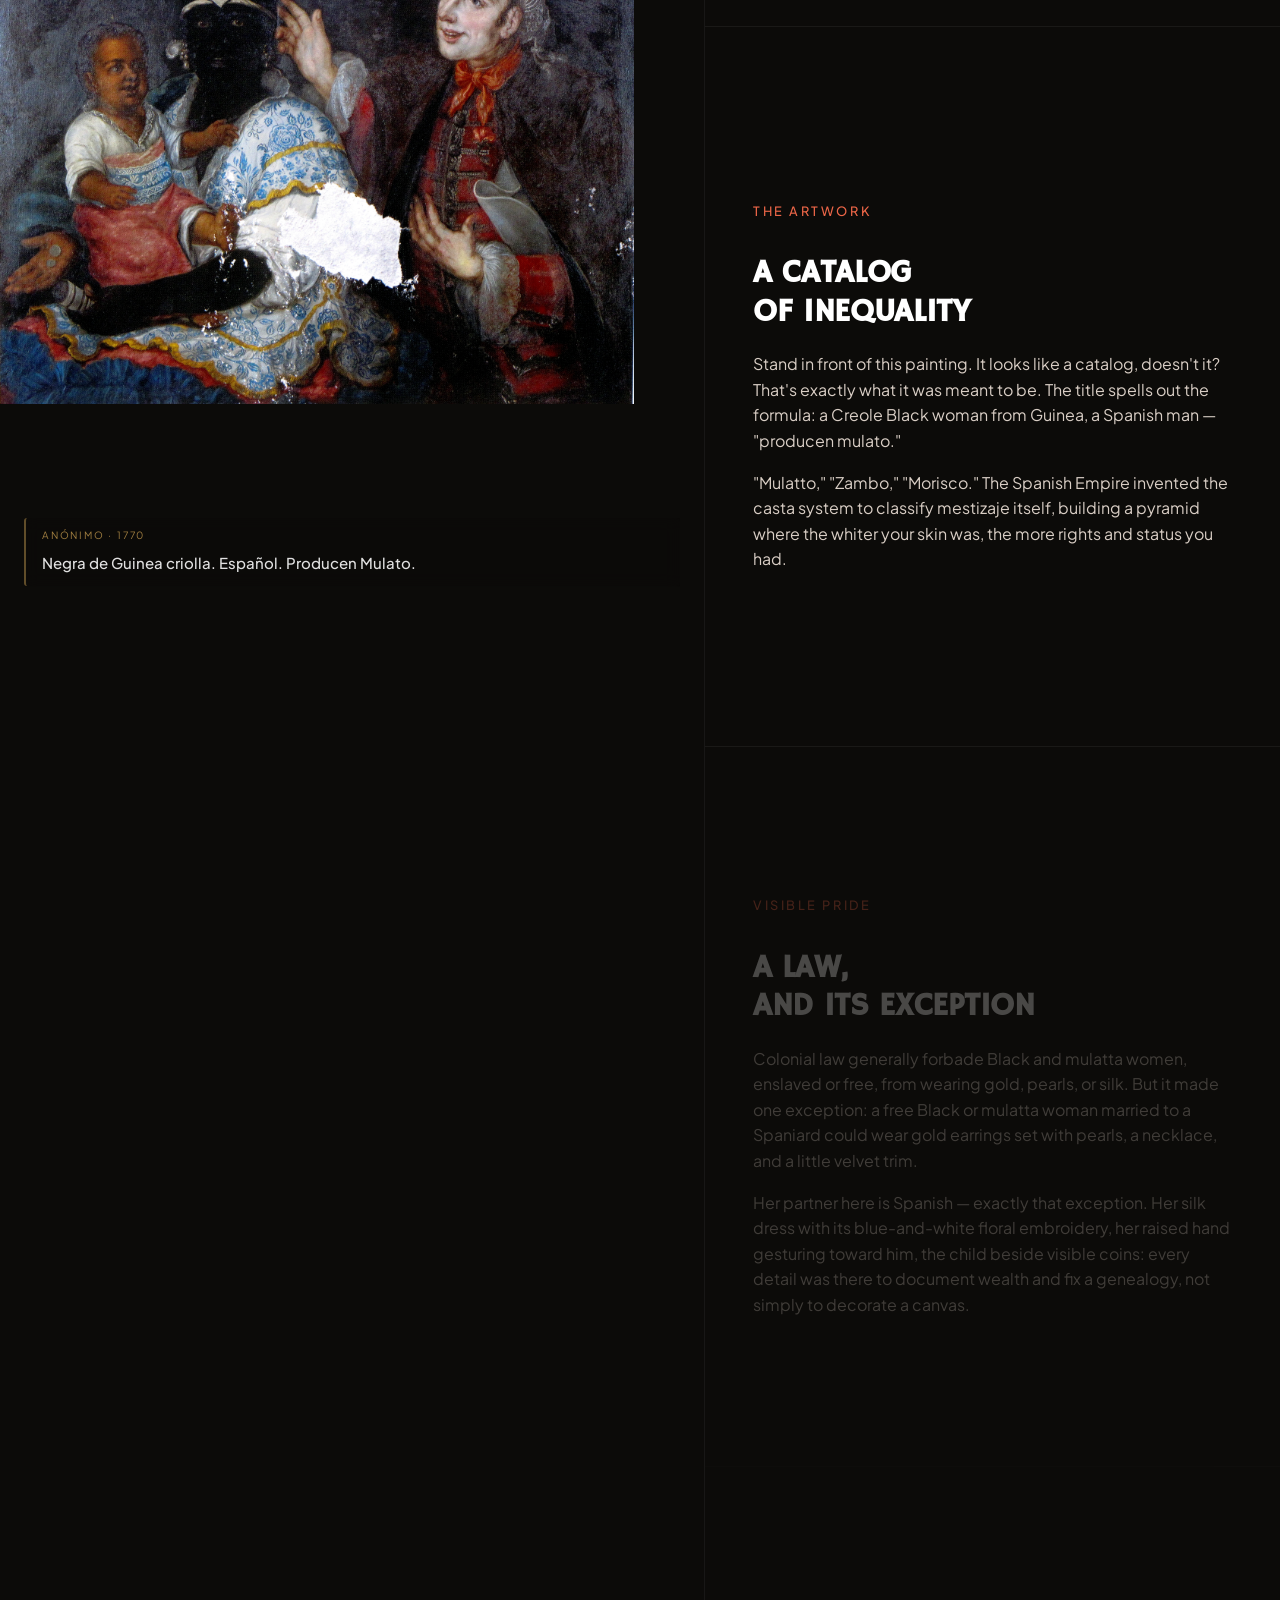
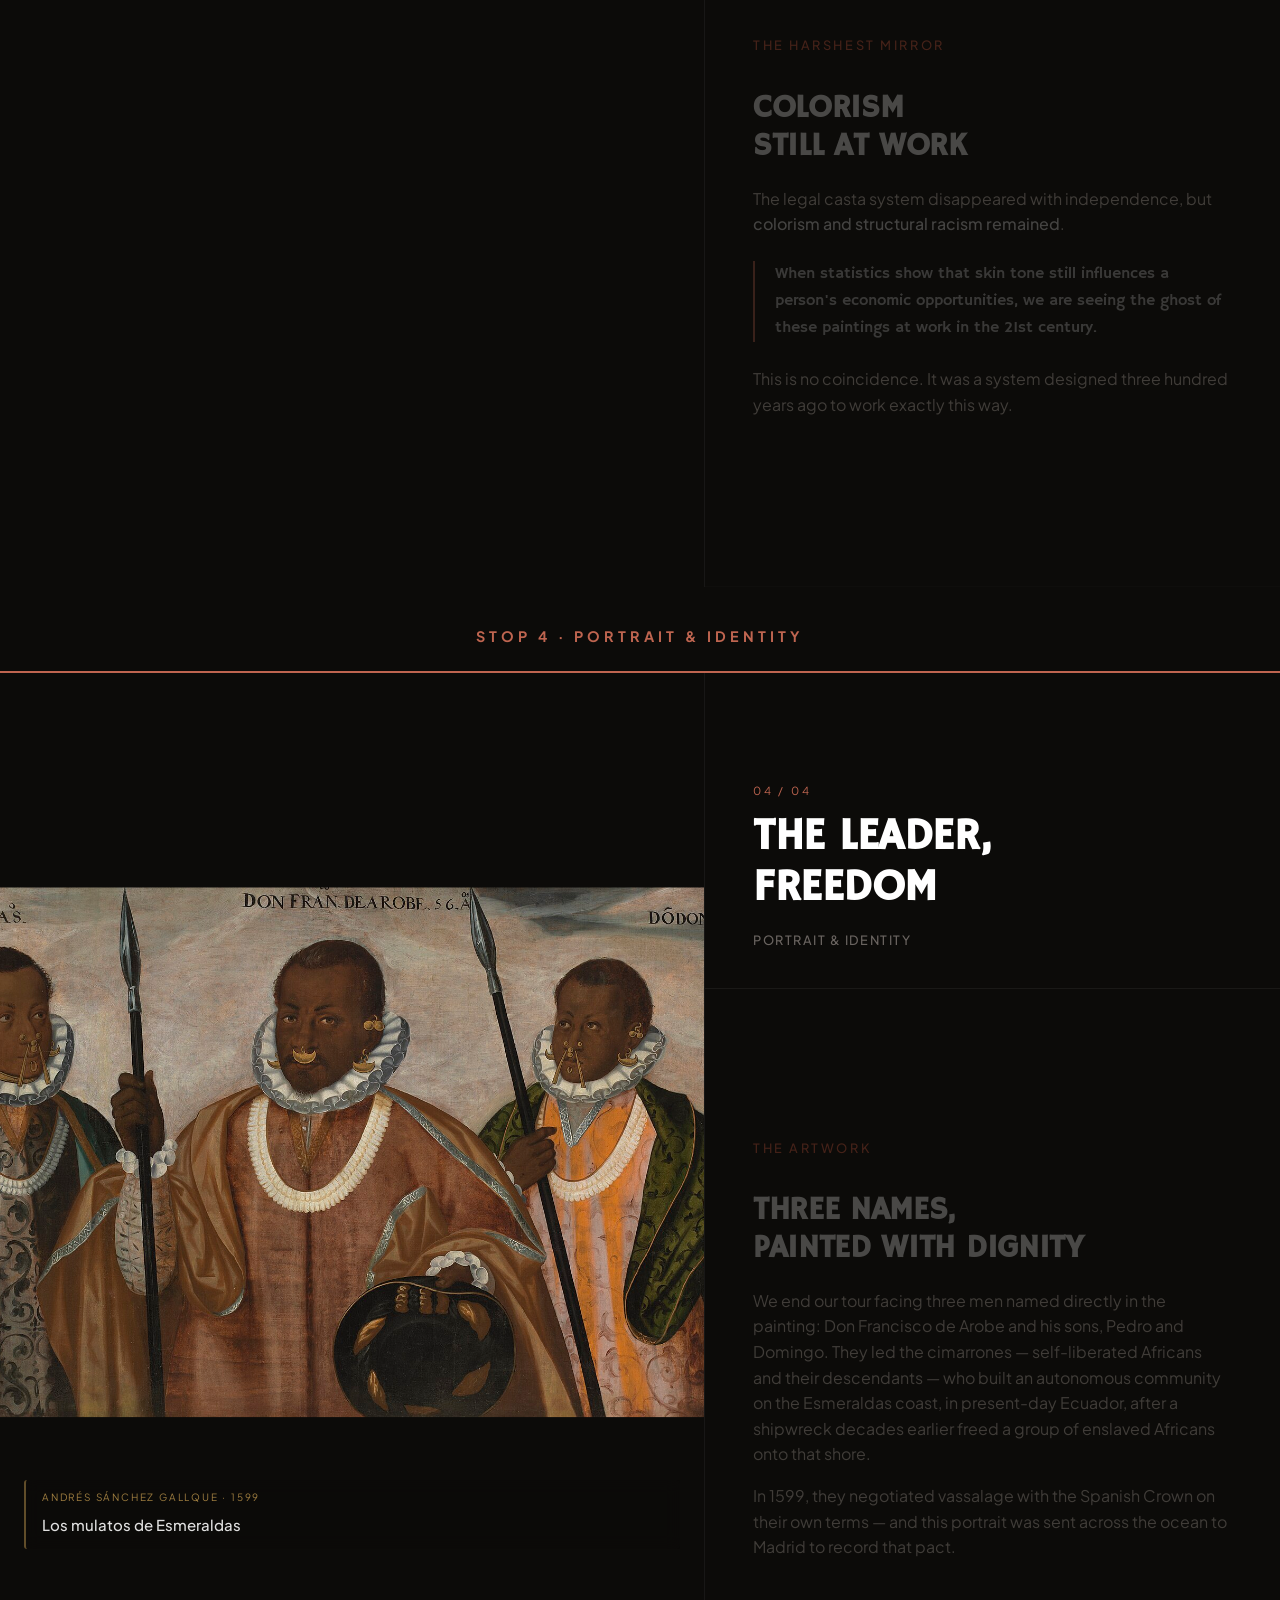
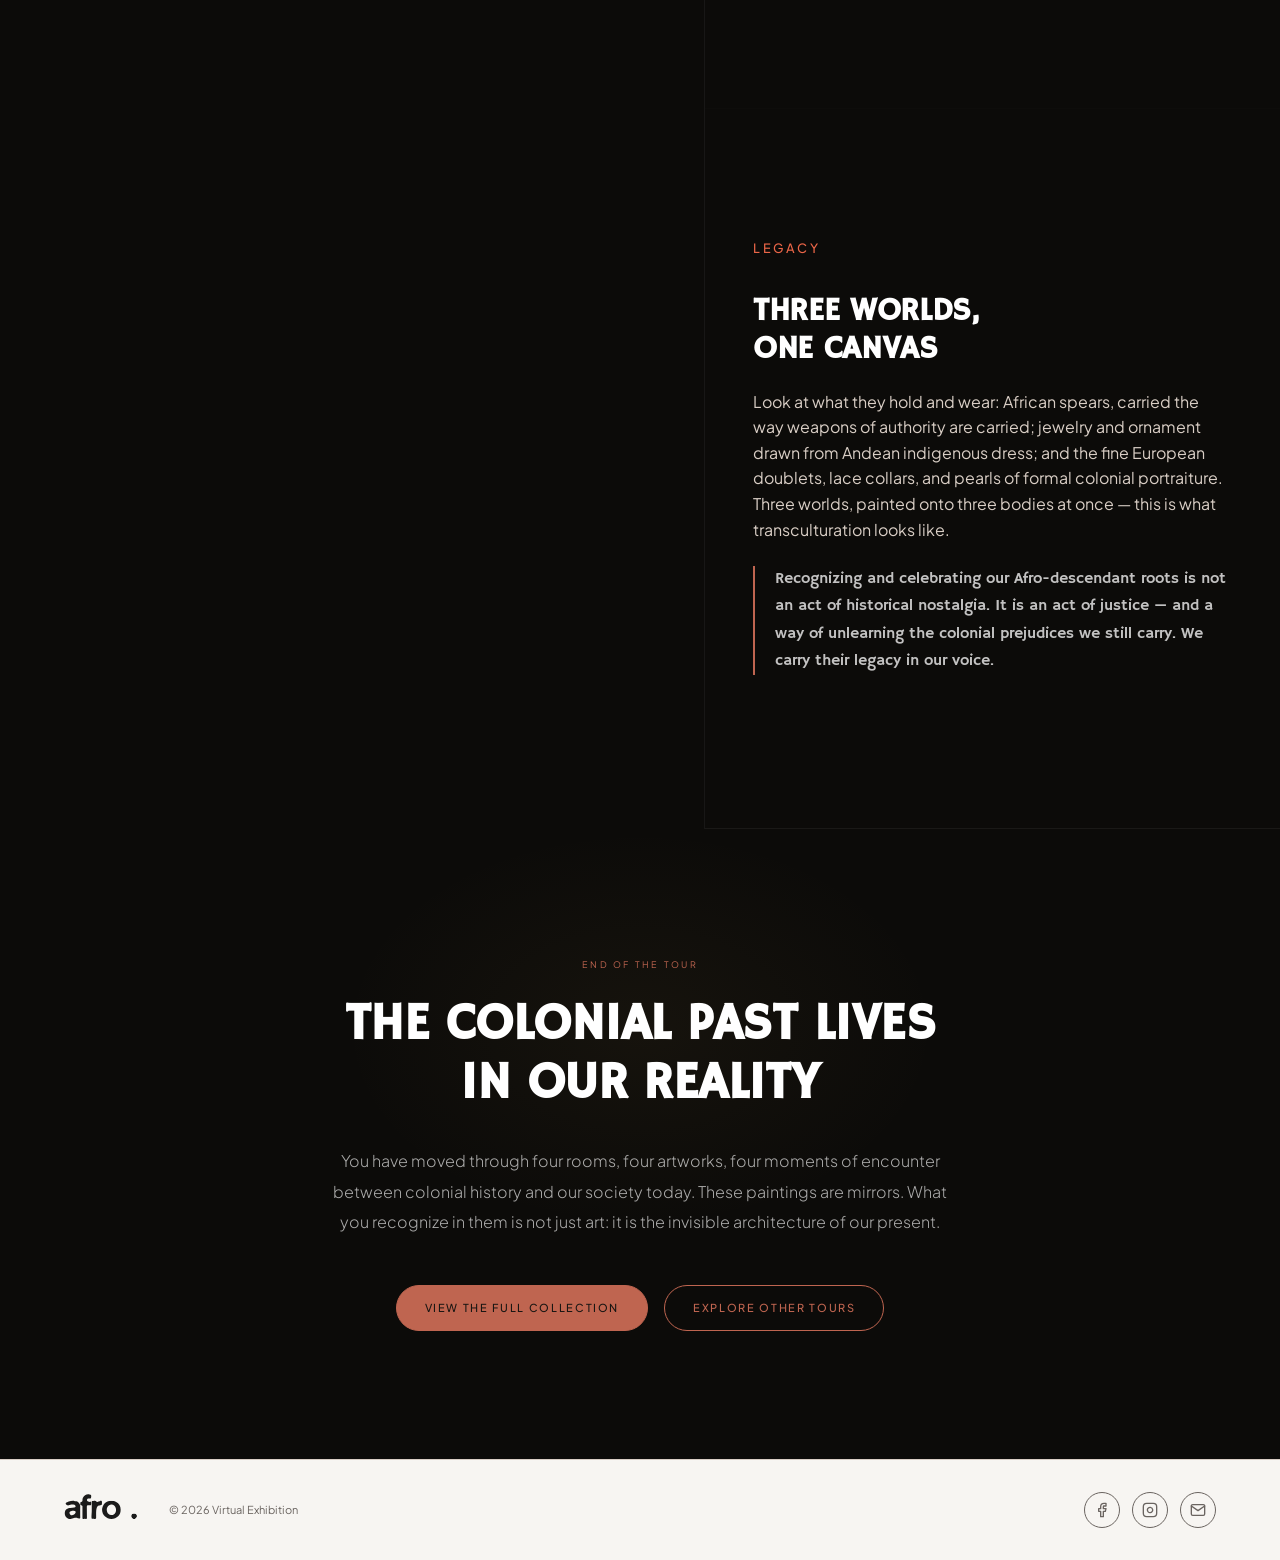
<file: pages/publico-general.html>
<!DOCTYPE html>
<html lang="en">
<head>
  <meta charset="UTF-8" />
  <meta name="viewport" content="width=device-width, initial-scale=1.0" />
  <title>Echoes of Heritage — General Public · Presencias</title>
  <meta name="description" content="Un recorrido narrativo que conecta el arte colonial con nuestra realidad contemporánea." />
  <link rel="icon" type="image/svg+xml" href="../assets/images/favicon.svg" />
  <link rel="stylesheet" href="../css/main.css" />
</head>
<body class="recorrido">

  <!-- Progreso -->
  <div class="pg-progress" aria-hidden="true">
    <div class="pg-progress__fill" id="progress-fill"></div>
  </div>

  <!-- Tracker lateral — 4 salas -->
  <nav class="sala-tracker" aria-label="Navegación de salas">
    <button class="tracker-dot active" data-target="sala-1" aria-label="Sala 1"></button>
    <button class="tracker-dot"        data-target="sala-2" aria-label="Sala 2"></button>
    <button class="tracker-dot"        data-target="sala-3" aria-label="Sala 3"></button>
    <button class="tracker-dot"        data-target="sala-4" aria-label="Sala 4"></button>
  </nav>

  <!-- NAVBAR -->
  <nav class="navbar" role="navigation" aria-label="Navegación principal">
    <div class="navbar__inner">
      <a href="../index.html" class="navbar__logo">
        <img src="../assets/images/logo-afro.svg" alt="Presencias" class="navbar__logo-img" />
      </a>
      <ul class="navbar__links">
        <li><a href="../index.html">HOME</a></li>
        <li><a href="about.html">ABOUT</a></li>
        <li><a href="narrativas.html" class="active">NARRATIVES</a></li>
        <li><a href="coleccion.html">COLLECTION</a></li>
        <li><a href="info.html">INFO</a></li>
        <li><a href="documentacion.html">DOCUMENTATION</a></li>
      </ul>
      <button class="navbar__toggle" aria-label="Abrir menú" aria-expanded="false">
        <span></span><span></span><span></span>
      </button>
    </div>
    <div class="navbar__mobile">
      <a href="../index.html">HOME</a>
      <a href="about.html">ABOUT</a>
      <a href="narrativas.html" class="active">NARRATIVES</a>
      <a href="coleccion.html">COLLECTION</a>
      <a href="info.html">INFO</a>
      <a href="documentacion.html">DOCUMENTATION</a>
    </div>
  </nav>

  <!-- ═══ HERO ═══ -->
  <header class="pg-hero" id="hero">
    <div class="pg-hero__bg" id="hero-bg"
         style="background-image:url('../assets/images/banner-hero.jpg');"></div>
    <div class="pg-hero__vignette"></div>
    <div class="pg-hero__content">
      <span class="pg-hero__eyebrow">Tour · General Public</span>
      <h1 class="pg-hero__title">ECHOES OF HERITAGE</h1>
      <p class="pg-hero__subtitle">
        The colonial past is not behind glass; it lives in our skin, in our music, in how
        we see each other, and in how our societies are structured today.
      </p>
      <a href="#sala-1" class="pg-hero__cta">
        Begin the tour
      </a>
    </div>
  </header>

  <!-- ═══ SALA 1 — Pintura Religiosa ═══ -->
  <div class="sala-sep" data-label="Stop 1 · Religious Hall"></div>

  <section class="sala" id="sala-1" aria-labelledby="sala1-title">
    <div class="sala__scrollytelling">
      <div class="sala__frame">
        <figure>
          <img class="sala__painting"
               src="../assets/images/religious-11484.jpg"
               alt="Santo Domingo y la familia de los condes de Casa Bayona — óleo colonial"
               loading="lazy" />
          <figcaption class="sala__figcaption">
            <span class="attribution">José Nicolás de la Escalera · c. 1754–1804</span>
            <cite>Santo Domingo y Casa Bayona</cite>
          </figcaption>
        </figure>
      </div>
      <div class="sala__panels">
        <div class="sala__header">
          <span class="sala__number">01 / 04</span>
          <h2 class="sala__sala-title" id="sala1-title">Adoration<br>and Majesty</h2>
          <p class="sala__sala-subtitle">Religious Painting Hall</p>
        </div>

        <div class="scroll-panel active" data-zoom="1" data-origin="50% 50%">
          <span class="scroll-panel__index">The Artwork</span>
          <h3 class="scroll-panel__title">Saint Dominic and the<br>Counts of Casa Bayona</h3>
          <p class="scroll-panel__body">
            The Count of Casa Bayona commissioned this painting to record his household's
            devotion to Saint Dominic, haloed and elevated at the center, teaching with one
            hand raised. Around him, two groups gather: the Bayona family in the foreground,
            clergy and nobility behind.
          </p>
          <p class="scroll-panel__body scroll-panel__body--mt">
            Among the family, one Afro-descendant figure sits apart from the rest — present
            in the same sacred scene, but set off from it by posture and dress.
          </p>
        </div>

        <div class="scroll-panel" data-zoom="1.8" data-origin="35% 40%">
          <span class="scroll-panel__index">Reflection</span>
          <h3 class="scroll-panel__title">Present, But<br>Set Apart</h3>
          <p class="scroll-panel__body">
            Art historians still argue about what we're looking at. Some read this figure's
            seated posture as deference — a convention used to depict religious instruction.
            Others point out he isn't kneeling at all: spine straight, gaze steady, closer to
            an attentive witness than a subordinate.
          </p>
          <blockquote class="scroll-panel__pullquote">
            Even the painting's old museum catalog labels him "esclavo" — enslaved — a word
            the image itself never actually confirms.
          </blockquote>
          <p class="scroll-panel__body">
            It's colonial Havana's social fabric in miniature: a Dominican religious order, a
            titled Creole family, and an Afro-descendant member of that same household —
            one interwoven world, not two separate ones.
          </p>
        </div>

        <div class="scroll-panel" data-zoom="2.2" data-origin="65% 55%">
          <span class="scroll-panel__index">Today</span>
          <h3 class="scroll-panel__title">Unnamed,<br>Yet Present</h3>
          <p class="scroll-panel__body">
            He has no name in this painting — no cartouche records him the way one records
            Saint Dominic or the Bayona family. <strong>Think about the present:</strong> how
            often is someone present in a room, a classroom, a family photo, yet still read
            as peripheral to it?
          </p>
          <p class="scroll-panel__body scroll-panel__body--mt">
            Being included in the frame has never automatically meant being seen as an equal
            within it — a question this painting raises just as sharply today.
          </p>
        </div>
      </div>
    </div>
  </section>

  <!-- ═══ SALA 2 — Escenas Seculares ═══ -->
  <div class="sala-sep" data-label="Stop 2 · Secular Scenes"></div>

  <section class="sala" id="sala-2" aria-labelledby="sala2-title">
    <div class="sala__scrollytelling">
      <div class="sala__frame">
        <figure>
          <img class="sala__painting"
               src="../assets/images/castas-3406.jpg"
               alt="De Negro, y de India, China Cambuja — pintura de castas colonial"
               loading="lazy" />
          <figcaption class="sala__figcaption">
            <span class="attribution">Miguel Cabrera · 1763</span>
            <cite>De Negro, y de India, China Cambuja</cite>
          </figcaption>
        </figure>
      </div>
      <div class="sala__panels">
        <div class="sala__header">
          <span class="sala__number">02 / 04</span>
          <h2 class="sala__sala-title" id="sala2-title">The Market,<br>the Street, Life</h2>
          <p class="sala__sala-subtitle">Secular Scenes</p>
        </div>

        <div class="scroll-panel active" data-zoom="1" data-origin="50% 50%">
          <span class="scroll-panel__index">The Artwork</span>
          <h3 class="scroll-panel__title">A Family,<br>and a Legal Category</h3>
          <p class="scroll-panel__body">
            This is a family portrait, and it's also a legal classification. The inscription
            names it directly: <em>"De Negro, y de India, China Cambuja."</em> By colonial
            law, the child of a Black father and an Indigenous mother was registered under
            this specific casta label — one of dozens the system used to catalog mestizaje.
          </p>
          <p class="scroll-panel__body scroll-panel__body--mt">
            Miguel Cabrera, one of the most sought-after painters in New Spain, built much of
            his career painting combinations exactly like this one.
          </p>
        </div>

        <div class="scroll-panel" data-zoom="2.0" data-origin="42% 55%">
          <span class="scroll-panel__index">Clothing</span>
          <h3 class="scroll-panel__title">Clothing as a<br>Social Document</h3>
          <p class="scroll-panel__body">
            Look at the fruit at their feet, painted almost like a scientific catalog —
            prickly pears, bananas, sapodillas, peaches, jicamas, plums, cherimoyas. The same
            classifying eye is pointed at the family above it.
          </p>
          <p class="scroll-panel__body scroll-panel__body--mt">
            The father wears a <em>redingote</em>, a riding coat associated at the time with
            servants and military dress — he may well have worked as a coachman, a common
            trade for Afro-descendant men in Mexico City. The mother is dressed as a woman of
            means: a finely woven huipil, an embroidered rebozo, gold earrings and a necklace.
            And look at the daughter's skin: the painter made it visibly lighter than her
            father's — mixing, made legible on canvas.
          </p>
        </div>

        <div class="scroll-panel" data-zoom="1.7" data-origin="60% 65%">
          <span class="scroll-panel__index">Today</span>
          <h3 class="scroll-panel__title">We Dance<br>Resistance</h3>
          <p class="scroll-panel__body">
            That same tension — a label imposed from outside versus an identity built from
            within — still shapes how Latin America talks about race and class today. When
            you dance cumbia in Colombia, festejo in Peru, samba in Brazil, or son in Cuba,
            <strong>you are dancing resistance</strong>.
          </p>
          <blockquote class="scroll-panel__pullquote">
            Our Latin American identity is incomprehensible without the cultural, rhythmic,
            and culinary revolution that these people planted on our continent, against all
            odds.
          </blockquote>
        </div>
      </div>
    </div>
  </section>

  <!-- ═══ SALA 3 — Pintura de Castas ═══ -->
  <div class="sala-sep" data-label="Stop 3 · Casta Paintings"></div>

  <section class="sala" id="sala-3" aria-labelledby="sala3-title">
    <div class="sala__scrollytelling">
      <div class="sala__frame">
        <figure>
          <img class="sala__painting"
               src="../assets/images/castas-1365.jpg"
               alt="Negra de Guinea criolla. Español. Producen Mulato. — pintura de castas"
               loading="lazy" />
          <figcaption class="sala__figcaption">
            <span class="attribution">Anónimo · 1770</span>
            <cite>Negra de Guinea criolla. Español. Producen Mulato.</cite>
          </figcaption>
        </figure>
      </div>
      <div class="sala__panels">
        <div class="sala__header">
          <span class="sala__number">03 / 04</span>
          <h2 class="sala__sala-title" id="sala3-title">The Canvas<br>of the System</h2>
          <p class="sala__sala-subtitle">Casta Painting</p>
        </div>

        <div class="scroll-panel active" data-zoom="1" data-origin="50% 50%">
          <span class="scroll-panel__index">The Artwork</span>
          <h3 class="scroll-panel__title">A Catalog<br>of Inequality</h3>
          <p class="scroll-panel__body">
            Stand in front of this painting. It looks like a catalog, doesn't it? That's
            exactly what it was meant to be. The title spells out the formula: a Creole
            Black woman from Guinea, a Spanish man — "producen mulato."
          </p>
          <p class="scroll-panel__body scroll-panel__body--mt">
            "Mulatto," "Zambo," "Morisco." The Spanish Empire invented the casta system to
            classify mestizaje itself, building a pyramid where the whiter your skin was,
            the more rights and status you had.
          </p>
        </div>

        <div class="scroll-panel" data-zoom="2.2" data-origin="30% 25%">
          <span class="scroll-panel__index">Visible Pride</span>
          <h3 class="scroll-panel__title">A Law,<br>and Its Exception</h3>
          <p class="scroll-panel__body">
            Colonial law generally forbade Black and mulatta women, enslaved or free, from
            wearing gold, pearls, or silk. But it made one exception: a free Black or mulatta
            woman married to a Spaniard could wear gold earrings set with pearls, a necklace,
            and a little velvet trim.
          </p>
          <p class="scroll-panel__body scroll-panel__body--mt">
            Her partner here is Spanish — exactly that exception. Her silk dress with its
            blue-and-white floral embroidery, her raised hand gesturing toward him, the child
            beside visible coins: every detail was there to document wealth and fix a
            genealogy, not simply to decorate a canvas.
          </p>
        </div>

        <div class="scroll-panel" data-zoom="1.3" data-origin="50% 50%">
          <span class="scroll-panel__index">The Harshest Mirror</span>
          <h3 class="scroll-panel__title">Colorism<br>Still at Work</h3>
          <p class="scroll-panel__body">
            The legal casta system disappeared with independence, but
            <strong>colorism and structural racism remained</strong>.
          </p>
          <blockquote class="scroll-panel__pullquote">
            When statistics show that skin tone still influences a person's economic
            opportunities, we are seeing the ghost of these paintings at work in the
            21st century.
          </blockquote>
          <p class="scroll-panel__body">
            This is no coincidence. It was a system designed three hundred years ago to
            work exactly this way.
          </p>
        </div>
      </div>
    </div>
  </section>

  <!-- ═══ SALA 4 — Retrato e Identidad ═══ -->
  <div class="sala-sep" data-label="Stop 4 · Portrait &amp; Identity"></div>

  <section class="sala" id="sala-4" aria-labelledby="sala4-title">
    <div class="sala__scrollytelling">
      <div class="sala__frame">
        <figure>
          <img class="sala__painting"
               src="../assets/images/portrait-90002.jpg"
               alt="Los mulatos de Esmeraldas — retrato de líderes cimarrones libres"
               loading="lazy" />
          <figcaption class="sala__figcaption">
            <span class="attribution">Andrés Sánchez Gallque · 1599</span>
            <cite>Los mulatos de Esmeraldas</cite>
          </figcaption>
        </figure>
      </div>
      <div class="sala__panels">
        <div class="sala__header">
          <span class="sala__number">04 / 04</span>
          <h2 class="sala__sala-title" id="sala4-title">The Leader,<br>Freedom</h2>
          <p class="sala__sala-subtitle">Portrait &amp; Identity</p>
        </div>

        <div class="scroll-panel active" data-zoom="1" data-origin="50% 50%">
          <span class="scroll-panel__index">The Artwork</span>
          <h3 class="scroll-panel__title">Three Names,<br>Painted with Dignity</h3>
          <p class="scroll-panel__body">
            We end our tour facing three men named directly in the painting: Don Francisco
            de Arobe and his sons, Pedro and Domingo. They led the cimarrones — self-liberated
            Africans and their descendants — who built an autonomous community on the
            Esmeraldas coast, in present-day Ecuador, after a shipwreck decades earlier freed
            a group of enslaved Africans onto that shore.
          </p>
          <p class="scroll-panel__body scroll-panel__body--mt">
            In 1599, they negotiated vassalage with the Spanish Crown on their own terms —
            and this portrait was sent across the ocean to Madrid to record that pact.
          </p>
        </div>

        <div class="scroll-panel" data-zoom="1.6" data-origin="50% 35%">
          <span class="scroll-panel__index">Legacy</span>
          <h3 class="scroll-panel__title">Three Worlds,<br>One Canvas</h3>
          <p class="scroll-panel__body">
            Look at what they hold and wear: African spears, carried the way weapons of
            authority are carried; jewelry and ornament drawn from Andean indigenous dress;
            and the fine European doublets, lace collars, and pearls of formal colonial
            portraiture. Three worlds, painted onto three bodies at once — this is what
            transculturation looks like.
          </p>
          <blockquote class="scroll-panel__pullquote">
            Recognizing and celebrating our Afro-descendant roots is not an act of
            historical nostalgia. It is an act of justice — and a way of unlearning the
            colonial prejudices we still carry. We carry their legacy in our voice.
          </blockquote>
        </div>
      </div>
    </div>
  </section>

  <!-- ═══ CIERRE ═══ -->
  <section class="pg-cierre reveal-up" aria-label="Cierre del recorrido">
    <div class="pg-cierre__inner">
      <span class="pg-cierre__eyebrow">End of the Tour</span>
      <h2 class="pg-cierre__title">The Colonial Past Lives<br>in Our Reality</h2>
      <p class="pg-cierre__body">
        You have moved through four rooms, four artworks, four moments of encounter
        between colonial history and our society today. These paintings are mirrors.
        What you recognize in them is not just art: it is the invisible architecture
        of our present.
      </p>
      <div class="pg-cierre__actions">
        <a href="coleccion.html" class="btn btn--primary">View the full collection</a>
        <a href="narrativas.html" class="btn btn--outline">Explore other tours</a>
      </div>
    </div>
  </section>

<!-- ═══════════════════════════════════════════════════════ FOOTER ═══════ -->
  <footer class="footer">
    <div class="footer__inner">
      <div class="footer__brand">
        <a href="../index.html" class="footer__logo"><img src="../assets/images/logo-afro.svg" alt="Presencias" class="footer__logo-img" /></a>
        <span class="footer__copy">© 2026 Virtual Exhibition</span>
      </div>
      <div class="footer__social">
        <a href="#" class="footer__social-btn" aria-label="Facebook">
          <svg viewBox="0 0 24 24"><path d="M18 2h-3a5 5 0 0 0-5 5v3H7v4h3v8h4v-8h3l1-4h-4V7a1 1 0 0 1 1-1h3z"></path></svg>
        </a>
        <a href="#" class="footer__social-btn" aria-label="Instagram">
          <svg viewBox="0 0 24 24"><rect x="2" y="2" width="20" height="20" rx="5" ry="5"></rect><path d="M16 11.37A4 4 0 1 1 12.63 8 4 4 0 0 1 16 11.37z"></path></svg>
        </a>
        <a href="mailto:contacto@presencias.org" class="footer__social-btn" aria-label="Email">
          <svg viewBox="0 0 24 24"><path d="M4 4h16c1.1 0 2 .9 2 2v12c0 1.1-.9 2-2 2H4c-1.1 0-2-.9-2-2V6c0-1.1.9-2 2-2z"></path><polyline points="22,6 12,13 2,6"></polyline></svg>
        </a>
      </div>
    </div>
  </footer>

  <!-- SCRIPTS -->
  <script src="../js/main.js"></script>
  <script>
    /* IDs de salas para recorridos.js */
    window.SALA_IDS = ['sala-1', 'sala-2', 'sala-3', 'sala-4'];
  </script>
  <script src="../js/recorridos.js"></script>

</body>
</html>
</file>
<file: css/main.css>
/* =============================================================================
   Afrodescendientes — Exposición Virtual de Arte Colonial
   main.css — Hoja de estilos principal
   Basado en el design system Vovex (Hammersmith One + Plus Jakarta Sans, paleta dark-gold)
   ============================================================================= */

/* ─── Google Fonts ─────────────────────────────────────────────────────────── */
@import url('https://fonts.googleapis.com/css2?family=Hammersmith+One&family=Plus+Jakarta+Sans:ital,wght@0,300;0,400;0,500;0,600;0,700;0,800;1,400;1,500&family=JetBrains+Mono:ital,wght@0,400;0,500&display=swap');

/* ─── Design Tokens (variables CSS del design system) ───────────────────────── */
:root {
  /* Tipografías */
  --font-primary:   'Hammersmith One',  sans-serif;   /* Títulos, labels, stats */
  --font-secondary: 'Plus Jakarta Sans', sans-serif;   /* Cuerpo, botones, nav */
  --font-eyebrow:   'JetBrains Mono', monospace; /* Eyebrow labels */
  --font-mono:      'Courier New', monospace; /* Notas de código */

  /* Fondos oscuros */
  --bg-950: #0C0B09;
  --bg-900: #191613;   /* Fondo principal del sitio */
  --bg-800: #2A2620;   /* Cards, inputs */
  --bg-700: #3D3830;   /* Hover states, acordeones abiertos */
  --bg-600: #4D4840;   /* Bordes de inputs */
  --bg-500: #6A6460;   /* Texto muted */
  --bg-400: #8A8480;
  --bg-300: #59122C;    /* Texto muy sutil */

  /* Acento dorado */
  --gold-600: #ec6648;
  --gold-500: #BF6550;  /* Color principal de acento */
  --gold-400: #f4dbab;
  --gold-300: #F2CBC2;

  /* Neutros cálidos */
  --warm-500: #a68f7b;
  --warm-400: #D9CEC5;
  --warm-300: #F2F2F2;
  --warm-200: #F7F5F2;
  --warm-100: #FFFFFF;

  /* Colores (secciones especiales) */
  --navy-900: #437379;
  --navy-800: #3B5659;   /* Sección planimetría, info museo */
  --navy-700: #BF6550;   /* Sección narrativa especialistas */
  --navy-600: #F2CBC2;

  /* Color crema de secciones About */
  --cream: #f4dbab;

  /* Avatares del equipo curatorial (About) */
  --avatar-1: #212B3F;
  --avatar-2: #1C4694;
  --avatar-3: #263D69;

  /* Tonos placeholder de la galería del museo (Info) */
  --gallery-1: #1C4694;
  --gallery-2: #212B3F;
  --gallery-3: #263D69;
  --gallery-4: #614E26;
  --gallery-5: #946E1C;

  /* Textos */
  --text-primary:   #FFFFFF;
  --text-secondary: #D9CEC5;
  --text-tertiary:  #A68F7B;
  --text-muted:     #6A6460;
  --text-black:     #0C0B09;

  /* Variantes RGB (para usar con rgba() en overlays y transparencias) */
  --bg-950-rgb:   12, 11, 9;
  --bg-900-rgb:   25, 22, 19;
  --bg-500-rgb:   106, 100, 96;
  --warm-100-rgb: 255, 255, 255;

  /* Escala de espaciado */
  --space-xs:  4px;
  --space-sm:  8px;
  --space-md:  16px;
  --space-lg:  32px;
  --space-xl:  64px;
  --space-2xl: 96px;
  --space-3xl: 160px;

  /* Radios de borde */
  --radius-none: 0px;
  --radius-sm:   2px;
  --radius-md:   4px;
  --radius-lg:   8px;
  --radius-xl:   12px;
  --radius-full: 9999px;

  /* Transiciones estándar */
  --transition-fast:   150ms ease-out;
  --transition-base:   300ms ease-out;
  --transition-slow:   500ms ease-out;
  --transition-reveal: 600ms ease-out;
  --transition-hero:  1000ms ease-out;

  /* Navbar height (para padding de páginas) */
  --navbar-h: 80px;
}

/* ─── Reset & Base ──────────────────────────────────────────────────────────── */
*, *::before, *::after {
  box-sizing: border-box;
  margin: 0;
  padding: 0;
}

html {
  font-size: 16px;
  scroll-behavior: smooth;
}

body {
  background-color: var(--bg-900);
  color: var(--text-primary);
  font-family: var(--font-secondary);
  font-size: 16px;
  line-height: 1.75;
  -webkit-font-smoothing: antialiased;
  overflow-x: hidden;
}

/* ─── Tipografía global ──────────────────────────────────────────────────────── */
h1, h2, h3 {
  font-family: var(--font-primary);
  font-weight: 700;
  line-height: 1.1;
  text-transform: uppercase;
  letter-spacing: -0.01em;
  overflow-wrap: break-word;
}

h1 { font-size: clamp(2.5rem, 6vw, 4rem); }
h2 { font-size: clamp(2rem,  5vw, 3rem); }
h3 { font-size: clamp(1.25rem, 3vw, 1.75rem); }

p {
  font-family: var(--font-secondary);
  font-size: 1rem;
  line-height: 1.75;
}

a {
  color: inherit;
  text-decoration: none;
  transition: color var(--transition-base);
}

img {
  max-width: 100%;
  display: block;
}

button {
  cursor: pointer;
  border: none;
  background: none;
  font-family: var(--font-secondary);
}

/* ─── Utilidades de layout ──────────────────────────────────────────────────── */
.container {
  max-width: 1280px;
  margin: 0 auto;
  padding: 0 var(--space-xl);   /* 64px laterales en desktop */
}

@media (max-width: 768px) {
  .container { padding: 0 var(--space-lg); }  /* 32px en mobile */
}

/* Variante de margen inferior (separación antes de un bloque siguiente) */
.container--mb-3 { margin-bottom: 3rem; }

/* Eyebrow label (etiqueta sobre títulos: "COLECCIÓN • ARTE") */
.eyebrow {
  font-family: var(--font-eyebrow);
  font-weight: 500;
  font-size: 0.6875rem;        /* 11px */
  text-transform: uppercase;
  letter-spacing: 0.2em;
  color: var(--gold-500);
  display: block;
  margin-bottom: var(--space-sm);
}

/* Línea dorada decorativa bajo títulos de sección */
.gold-rule {
  width: 64px;
  height: 4px;
  background-color: var(--gold-500);
  margin-top: var(--space-md);
  margin-bottom: var(--space-lg);
}

/* Variantes de margen inferior (usadas para ajustar espacio antes del contenido) */
.gold-rule--mb-1 { margin-bottom: 1rem; }
.gold-rule--mb-3 { margin-bottom: 3rem; }

/* ─── NAVBAR ────────────────────────────────────────────────────────────────── */
.navbar {
  position: fixed;
  top: 0;
  left: 0;
  right: 0;
  z-index: 100;
  padding: 1.5rem 0;
  transition: background-color var(--transition-base),
              padding        var(--transition-base),
              box-shadow     var(--transition-base);
}

/* Estado "scrolled": fondo crema, texto oscuro */
.navbar.scrolled {
  background-color: var(--warm-200);
  padding: 1rem 0;
  box-shadow: 0 2px 20px rgba(0,0,0,0.15);
}

.navbar__inner {
  max-width: 1280px;
  margin: 0 auto;
  padding: 0 var(--space-xl);
  display: flex;
  align-items: center;
  justify-content: space-between;
}

/* Logo "AFRO" */
.navbar__logo {
  display: flex;
  align-items: center;
  text-decoration: none;
  transition: opacity var(--transition-base);
}

.navbar__logo:hover {
  opacity: 0.85;
}

/* Imagen del logo SVG */
.navbar__logo-img {
  height: 36px;        /* altura fija — el ancho se ajusta automáticamente */
  width: auto;
  display: block;
}

/* Cuando el navbar tiene fondo claro (scrolled), volvemos al color original */
.navbar.scrolled .navbar__logo-img {
  filter: invert(0);   /* negro sobre fondo crema */
}

/* Links de navegación */
.navbar__links {
  display: flex;
  align-items: center;
  gap: 2rem;
  list-style: none;
}

.navbar__links a {
  font-family: var(--font-secondary);
  font-weight: 500;
  font-size: 0.6875rem;    /* 11px */
  text-transform: uppercase;
  letter-spacing: 0.15em;
  color: var(--text-primary);
  transition: color var(--transition-base);
  padding-bottom: 2px;
  border-bottom: 1px solid transparent;
}

.navbar.scrolled .navbar__links a {
  color: var(--bg-600);
}

.navbar__links a:hover,
.navbar__links a.active {
  color: var(--gold-500);
}

.navbar.scrolled .navbar__links a:hover,
.navbar.scrolled .navbar__links a.active {
  color: var(--gold-600);
}

/* Botón hamburguesa (mobile) */
.navbar__toggle {
  display: none;
  flex-direction: column;
  gap: 5px;
  padding: 4px;
  background: none;
  border: none;
  cursor: pointer;
}

.navbar__toggle span {
  display: block;
  width: 22px;
  height: 2px;
  background-color: var(--text-primary);
  transition: transform var(--transition-base),
              opacity   var(--transition-base);
}

.navbar.scrolled .navbar__toggle span {
  background-color: var(--bg-900);
}

/* Estado abierto de la hamburguesa */
.navbar__toggle.open span:nth-child(1) { transform: translateY(7px) rotate(45deg); }
.navbar__toggle.open span:nth-child(2) { opacity: 0; }
.navbar__toggle.open span:nth-child(3) { transform: translateY(-7px) rotate(-45deg); }

/* Menú mobile */
.navbar__mobile {
  display: none;
  background-color: var(--warm-200);
  border-top: 1px solid var(--warm-400);
  padding: 1rem 0;
}

.navbar__mobile.open {
  display: block;
}

.navbar__mobile a {
  display: block;
  padding: 0.75rem var(--space-xl);
  font-family: var(--font-secondary);
  font-size: 0.6875rem;
  font-weight: 500;
  text-transform: uppercase;
  letter-spacing: 0.15em;
  color: var(--bg-600);
  transition: color var(--transition-base);
}

.navbar__mobile a:hover,
.navbar__mobile a.active {
  color: var(--gold-500);
}

@media (max-width: 900px) {
  .navbar__links  { display: none; }
  .navbar__toggle { display: flex; }
}

/* ─── FOOTER ─────────────────────────────────────────────────────────────────── */
.footer {
  background-color: var(--warm-200);
  color: var(--bg-900);
  border-top: 1px solid var(--warm-400);
  padding: 2rem 0;
}

.footer__inner {
  max-width: 1280px;
  margin: 0 auto;
  padding: 0 var(--space-xl);
  display: flex;
  align-items: center;
  justify-content: space-between;
  flex-wrap: wrap;
  gap: 1.5rem;
}

.footer__brand {
  display: flex;
  align-items: center;
  gap: 2rem;
}

.footer__logo {
  display: flex;
  align-items: center;
  text-decoration: none;
}

/* El footer tiene fondo claro (#F7F5F2) — el SVG negro se ve directo sin filtro */
.footer__logo-img {
  height: 32px;
  width: auto;
  display: block;
  filter: invert(0);   /* negro sobre fondo claro del footer */
  transition: opacity var(--transition-base);
}

.footer__logo:hover .footer__logo-img {
  opacity: 0.7;
}

.footer__copy {
  font-size: 0.6875rem;
  color: var(--bg-500);
}

.footer__social {
  display: flex;
  gap: 0.75rem;
}

/* Botón de red social (círculo con borde) */
.footer__social-btn {
  width: 36px;
  height: 36px;
  border-radius: var(--radius-full);
  border: 1px solid var(--bg-500);
  display: flex;
  align-items: center;
  justify-content: center;
  color: var(--bg-500);
  transition: background-color var(--transition-base),
              color             var(--transition-base),
              border-color      var(--transition-base);
}

.footer__social-btn:hover {
  background-color: var(--gold-500);
  color: var(--warm-100);
  border-color: var(--gold-500);
}

.footer__social-btn svg {
  width: 16px;
  height: 16px;
  stroke: currentColor;
  fill: none;
  stroke-width: 2;
  stroke-linecap: round;
  stroke-linejoin: round;
}

/* ─── BOTONES ─────────────────────────────────────────────────────────────────── */

/* Botón primario (dorado sólido) */
.btn {
  display: inline-flex;
  align-items: center;
  gap: 0.5rem;
  padding: 0.75rem 1.75rem;
  font-family: var(--font-secondary);
  font-weight: 500;
  font-size: 0.6875rem;
  text-transform: uppercase;
  letter-spacing: 0.15em;
  border-radius: var(--radius-full);
  transition: all var(--transition-base);
  cursor: pointer;
  text-decoration: none;
}

.btn--primary {
  background-color: var(--gold-500);
  color: var(--bg-900);
  border: 1px solid var(--gold-500);
}

.btn--primary:hover {
  background-color: var(--gold-400);
  border-color: var(--gold-400);
  color: var(--bg-900);
}

/* Botón outline (borde dorado) */
.btn--outline {
  background-color: transparent;
  color: var(--gold-500);
  border: 1px solid var(--gold-500);
}

.btn--outline:hover {
  background-color: var(--gold-500);
  color: var(--bg-900);
}

/* ─── CARDS DE OBRA ───────────────────────────────────────────────────────────── */

.artwork-card {
  position: relative;
  background-color: var(--bg-800);
  border-radius: var(--radius-md);
  overflow: hidden;
  cursor: pointer;
  transition: transform var(--transition-base),
              box-shadow var(--transition-base);
}

.artwork-card:hover {
  transform: translateY(-4px);
  box-shadow: 0 20px 40px rgba(0,0,0,0.4);
}

/* Barra dorada de acento en borde superior */
.artwork-card::before {
  content: '';
  position: absolute;
  top: 0;
  left: 0;
  width: 40px;
  height: 3px;
  background-color: var(--gold-500);
  z-index: 2;
  transition: width var(--transition-base);
}

.artwork-card:hover::before {
  width: 100%;
}

/* Imagen con aspect ratio fijo */
.artwork-card__img {
  position: relative;
  aspect-ratio: 3 / 4;
  overflow: hidden;
  background-color: var(--bg-700);
}

.artwork-card__img img {
  width: 100%;
  height: 100%;
  object-fit: cover;
  transition: transform var(--transition-slow);
}

.artwork-card:hover .artwork-card__img img {
  transform: scale(1.05);
}

/* Overlay de hover con info */
.artwork-card__overlay {
  position: absolute;
  inset: 0;
  background: linear-gradient(
    to top,
    rgba(25, 22, 19, 0.95) 0%,
    rgba(25, 22, 19, 0.2)  50%,
    transparent            100%
  );
  opacity: 0;
  transition: opacity var(--transition-base);
  display: flex;
  flex-direction: column;
  justify-content: flex-end;
  padding: 1.5rem;
}

.artwork-card:hover .artwork-card__overlay {
  opacity: 1;
}

.artwork-card__overlay h3 {
  font-family: var(--font-secondary);
  font-size: 1.2rem;
  font-weight: 600;
  text-transform: none;
  letter-spacing: normal;
  color: var(--warm-400);
  margin-bottom: 0.25rem;
}

.artwork-card__overlay .artist {
  font-family: var(--font-primary);
  font-size: 0.8rem;
  font-weight: 500;
  color: var(--gold-500);
  text-transform: uppercase;
  letter-spacing: 0.13em;
}

.artwork-card__overlay .year {
  font-family: var(--font-secondary);
  font-size: 0.8rem;
  color: var(--warm-400);
  margin-top: 0.25rem;
}

/* ─── ACORDEÓN ────────────────────────────────────────────────────────────────── */

.accordion__item {
  border-bottom: 1px solid var(--warm-500);
  overflow: hidden;
}

.accordion__trigger {
  display: flex;
  align-items: center;
  justify-content: space-between;
  width: 100%;
  padding: 1.25rem 1.5rem;
  text-align: left;
  font-family: var(--font-secondary);
  font-size: 1rem;
  font-weight: 600;
  color: var(--bg-900);
  background: none;
  border: none;
  cursor: pointer;
  transition: color var(--transition-fast);
}

.accordion__trigger:hover {
  color: var(--bg-600);
}

/* Ícono de chevron que rota */
.accordion__icon {
  flex-shrink: 0;
  width: 20px;
  height: 20px;
  stroke: currentColor;
  fill: none;
  stroke-width: 2;
  stroke-linecap: round;
  stroke-linejoin: round;
  transition: transform var(--transition-base);
}

.accordion__trigger.open .accordion__icon {
  transform: rotate(180deg);
}

/* Panel de contenido (oculto por defecto, animado con JS) */
.accordion__body {
  max-height: 0;
  overflow: hidden;
  transition: max-height var(--transition-slow);
}

.accordion__body.open {
  max-height: 1200px;
}

.accordion__content {
  padding: 0 1.5rem 1.25rem;
  font-family: var(--font-secondary);
  font-size: 0.875rem;
  color: var(--bg-600);
  line-height: 1.75;
}

/* ─── ANIMACIONES DE SCROLL (reveal) ──────────────────────────────────────────── */

/* Clase inicial: elemento invisible y desplazado hacia abajo */
.reveal {
  opacity: 0;
  transform: translateY(40px);
  transition: opacity var(--transition-hero),
              transform var(--transition-hero);
}

/* Clase añadida por JS cuando el elemento entra al viewport */
.reveal.visible {
  opacity: 1;
  transform: translateY(0);
}

/* Variante con margen inferior extra */
.reveal--mb-lg { margin-bottom: var(--space-lg); }

/* Animación fadeIn simple (para tooltips, overlays) */
@keyframes fadeIn {
  from { opacity: 0; transform: translateY(10px); }
  to   { opacity: 1; transform: translateY(0); }
}

.animate-fadeIn {
  animation: fadeIn 0.3s ease-out forwards;
}

/* ─── TEAM MEMBER CARDS ──────────────────────────────────────────────────────── */
.team-card {
  cursor: pointer;
}

.team-card__name {
  font-family: var(--font-primary);
  font-size: 1.125rem;
  font-weight: 700;
  text-transform: uppercase;
  color: var(--bg-900);
  margin-bottom: 0.25rem;
}

.team-card__role {
  font-family: var(--font-secondary);
  font-size: 0.875rem;
  font-weight: 500;
  color: var(--gold-500);
  margin-bottom: 0.5rem;
}

.team-card__specialty {
  font-family: var(--font-secondary);
  font-size: 0.75rem;
  color: var(--bg-600);
}

/* ─── PÁGINA ABOUT ────────────────────────────────────────────────────────────── */

/* Sección "Sobre la Exposición" (cream superior) */
.about-cream {
  position: relative;
  background-color: var(--cream);
  padding: 7rem 0;
  margin-bottom: 5rem;
  clip-path: polygon(0 5%, 100% 0, 100% 95%, 0 100%);
}
.about-cream .eyebrow { color: var(--gold-500); }
.about-cream h2       { color: var(--bg-900); }

.about-intro-grid {
  display: grid;
  grid-template-columns: 1fr 1fr;
  gap: 2rem;
  margin-bottom: 3rem;
}
.about-intro-grid p {
  font-size: 0.875rem;
  color: var(--bg-600);
  line-height: 1.8;
}

@media (max-width: 768px) { .about-intro-grid { grid-template-columns: 1fr; } }

/* Sección planimetría (fondo azul oscuro) */
.plan-section {
  position: relative;
  background-color: var(--navy-800);
  padding: 7rem 0;
  margin-bottom: 5rem;
  clip-path: polygon(0 5%, 100% 0, 100% 95%, 0 100%);
}

/* Contenedor relativo de la imagen del plano (para posicionar hotspots) */
.plan-wrapper {
  position: relative;
  display: inline-block;
  width: 100%;
}

.plan-wrapper img {
  width: 100%;
  height: auto;
  display: block;
}

/* Instrucción de uso del plano */
.plan-hint {
  font-family: var(--font-secondary);
  font-size: 0.875rem;
  color: var(--text-secondary);
  text-align: center;
  margin-top: 1rem;
}

/* Contenedor del plano interactivo (museum-plan.js inserta los hotspots dentro) */
.museum-plan {
  background: rgba(255, 255, 255, 0.1);
  border: 2px solid rgba(184, 146, 74, 0.3);
  border-radius: var(--radius-lg);
  overflow: hidden;
  padding: var(--space-md);
}

/* Sección equipo curatorial (cream) */
.team-section {
  position: relative;
  background-color: var(--cream);
  padding: 7rem 0;
  clip-path: polygon(0 5%, 100% 0, 100% 100%, 0 100%);
}
.team-section h2 { color: var(--bg-900); }

.team-grid {
  display: grid;
  grid-template-columns: repeat(3, 1fr);
  gap: 2rem;
}

@media (max-width: 900px)  { .team-grid { grid-template-columns: repeat(2, 1fr); } }
@media (max-width: 640px)  { .team-grid { grid-template-columns: 1fr; } }

/* ─── VISIT CARDS (Info page — Visítanos) ────────────────────────────────────── */
.visit-card {
  border: 1px solid rgba(184, 146, 74, 0.3);
  border-radius: var(--radius-lg);
  padding: 1.5rem;
  transition: border-color var(--transition-base);
}

.visit-card:hover {
  border-color: rgba(184, 146, 74, 0.6);
}

.visit-card__icon {
  color: var(--gold-500);
  margin-bottom: 1rem;
}

.visit-card__icon svg {
  width: 32px;
  height: 32px;
  stroke: currentColor;
  fill: none;
  stroke-width: 2;
  stroke-linecap: round;
  stroke-linejoin: round;
}

.visit-card__title {
  font-family: var(--font-primary);
  font-size: 1.125rem;
  font-weight: 700;
  text-transform: uppercase;
  letter-spacing: 0.05em;
  margin-bottom: 0.75rem;
}

.visit-card__content {
  font-family: var(--font-secondary);
  font-size: 0.875rem;
  color: var(--text-secondary);
  line-height: 1.7;
}

/* ─── PÁGINA INFO ─────────────────────────────────────────────────────────────── */

/* Sección azul: Sobre el Museo */
.museum-section {
  position: relative;
  background-color: var(--navy-700);
  padding: 7rem 0;
  margin-bottom: 5rem;
  clip-path: polygon(0 0, 100% 0, 100% 95%, 0 100%);
}

.museum-grid {
  display: grid;
  grid-template-columns: 1fr 1fr;
  gap: 4rem;
  margin-top: 2.5rem;
}

.museum-text p {
  font-size: 0.9375rem;
  color: var(--text-secondary);
  line-height: 1.8;
  margin-bottom: 1rem;
}

@media (max-width: 900px) { .museum-grid { grid-template-columns: 1fr; gap: 2.5rem; } }

/* Sección galería (cream) */
.gallery-section {
  position: relative;
  background-color: var(--cream);
  padding: 7rem 0;
  margin-bottom: 5rem;
  clip-path: polygon(0 5%, 100% 0, 100% 95%, 0 100%);
}

.gallery-section h2       { color: var(--bg-900); }
.gallery-section .eyebrow { color: var(--gold-600); }

/* Mosaico tipo "bento": una imagen alta a la izquierda, dos cuadradas arriba,
   una franja ancha al centro, y una cuadrada + una franja ancha abajo. */
.gallery-grid {
  display: grid;
  grid-template-columns: repeat(3, 1fr);
  grid-template-rows: repeat(3, 220px);
  grid-template-areas:
    "a b c"
    "a d d"
    "e f f";
  gap: 1.25rem;
  margin-top: 2rem;
}

.gallery-item:nth-child(1) { grid-area: a; }
.gallery-item:nth-child(2) { grid-area: b; }
.gallery-item:nth-child(3) { grid-area: c; }
.gallery-item:nth-child(4) { grid-area: d; }
.gallery-item:nth-child(5) { grid-area: e; }
.gallery-item:nth-child(6) { grid-area: f; }

@media (max-width: 900px) {
  .gallery-grid {
    grid-template-columns: repeat(2, 1fr);
    grid-template-rows: repeat(3, 200px);
    grid-template-areas:
      "a a"
      "b c"
      "d d"
      "e f";
  }
}

@media (max-width: 560px) {
  .gallery-grid {
    grid-template-columns: 1fr;
    grid-template-rows: none;
    grid-template-areas: none;
  }
  .gallery-item:nth-child(1),
  .gallery-item:nth-child(2),
  .gallery-item:nth-child(3),
  .gallery-item:nth-child(4),
  .gallery-item:nth-child(5),
  .gallery-item:nth-child(6) {
    grid-area: auto;
  }
}

/* Cada celda de la galería del museo */
.gallery-item {
  position: relative;
  height: 100%;
  display: flex;
  align-items: flex-end;
  justify-content: center;
  overflow: hidden;
  cursor: pointer;
  background-color: var(--gallery-1);
  background-size: cover;
  background-position: center;
  transition: filter var(--transition-base), transform var(--transition-base);
}

@media (max-width: 560px) {
  .gallery-item { height: 240px; }
}

.gallery-item::after {
  content: "";
  position: absolute;
  inset: 0;
  background: linear-gradient(to top, rgba(0, 0, 0, 0.72) 0%, rgba(0, 0, 0, 0.05) 55%, transparent 100%);
}

.gallery-item:hover { filter: brightness(1.1); transform: scale(1.02); }

.gallery-item p {
  position: relative;
  z-index: 1;
  font-family: var(--font-primary);
  font-size: 1.125rem;
  font-weight: 700;
  text-transform: uppercase;
  letter-spacing: 0.05em;
  color: #fff;
  padding-bottom: 1.25rem;
  text-shadow: 0 2px 8px rgba(0, 0, 0, 0.6);
}

/* Sección Visítanos (azul) */
.visit-section {
  position: relative;
  background-color: var(--navy-800);
  padding: 7rem 0;
  clip-path: polygon(0 5%, 100% 0, 100% 100%, 0 100%);
}

.visit-grid {
  display: grid;
  grid-template-columns: repeat(4, 1fr);
  gap: 1.5rem;
  margin-top: 3rem;
}

@media (max-width: 1024px) { .visit-grid { grid-template-columns: repeat(2, 1fr); } }
@media (max-width: 560px)  { .visit-grid { grid-template-columns: 1fr; } }

/* ─── FILTROS DE CATEGORÍA (Colección) ───────────────────────────────────────── */
.category-filters {
  display: flex;
  flex-wrap: wrap;
  gap: 2rem;
  border-bottom: 1px solid var(--bg-500);
  padding-bottom: 1rem;
  margin-bottom: 2rem;
}

.filter-btn {
  font-family: var(--font-primary);
  font-size: 0.875rem;
  font-weight: 500;
  text-transform: uppercase;
  letter-spacing: 0.05em;
  color: var(--bg-500);
  background: none;
  border: none;
  cursor: pointer;
  padding-bottom: 0.5rem;
  position: relative;
  transition: color var(--transition-fast);
}

.filter-btn::after {
  content: '';
  position: absolute;
  bottom: 0;
  left: 0;
  right: 0;
  height: 2px;
  background-color: var(--gold-500);
  transform: scaleX(0);
  transition: transform var(--transition-base);
}

.filter-btn:hover {
  color: var(--warm-400);
}

.filter-btn.active {
  color: var(--gold-500);
}

.filter-btn.active::after {
  transform: scaleX(1);
}

/* ─── GRID DE OBRAS (Colección) ──────────────────────────────────────────────── */
.artworks-grid {
  display: grid;
  grid-template-columns: repeat(4, 1fr);
  gap: 1.5rem;
}

@media (max-width: 1024px) {
  .artworks-grid { grid-template-columns: repeat(3, 1fr); }
}

@media (max-width: 640px) {
  .artworks-grid { grid-template-columns: repeat(2, 1fr); gap: 1rem; }
}

/* Animación de entrada (delay escalonado aplicado por JS vía animation-delay) */
@keyframes cardIn {
  from { opacity: 0; transform: translateY(20px) scale(0.97); }
  to   { opacity: 1; transform: translateY(0)    scale(1); }
}

/* Transición de filtrado + animación de entrada */
.artwork-grid-item {
  opacity: 0;
  animation: cardIn 380ms ease-out forwards;
  transition: opacity var(--transition-base), transform var(--transition-base);
}

.artwork-grid-item.hidden {
  opacity: 0;
  transform: scale(0.9);
  pointer-events: none;
  position: absolute;
}

/* ─── VISOR DE OBRA (Colección — lightbox a pantalla completa) ───────────────── */

/* Página de grid: se oculta (display:none vía JS) cuando el visor está abierto */
.grid-page { min-height: 100vh; }

/* Contenedor del visor — ocupa toda la pantalla, scrollable verticalmente
   (la imagen principal llena 100vh; al hacer scroll aparecen obras relacionadas) */
.viewer {
  display: none;
  position: fixed;
  inset: 0;
  background: var(--bg-950);
  z-index: 200;
  overflow-y: auto;
  overflow-x: hidden;
}
.viewer.open { display: block; }

/* Hero: imagen a pantalla completa */
.viewer__hero {
  position: relative;
  width: 100%;
  height: 100vh;
  display: flex;
  align-items: center;
  justify-content: center;
  background: var(--bg-950);
  overflow: hidden;
}

/* La imagen ocupa el máximo posible sin salirse */
.viewer__image {
  display: block;
  max-width: calc(100% - 120px);  /* espacio para flechas */
  max-height: calc(100vh - 80px); /* espacio para toolbar */
  width: auto;
  height: auto;
  object-fit: contain;
  transform-origin: center center;
  user-select: none;
  will-change: transform;
  transition: transform 80ms ease-out;
}

/* Cuando hay panel abierto, la imagen se desplaza a la izquierda */
.viewer__hero.panel-open .viewer__image {
  max-width: calc(100% - 420px); /* deja espacio al panel */
  margin-right: 0;
}

/* Botón volver al grid */
.viewer__back {
  position: fixed;
  top: 1.25rem;
  left: 1.25rem;
  z-index: 220;
  width: 40px;
  height: 40px;
  border-radius: var(--radius-full);
  background: rgba(var(--bg-950-rgb), 0.7);
  backdrop-filter: blur(8px);
  color: var(--text-primary);
  border: 1px solid rgba(var(--warm-100-rgb), 0.15);
  display: flex;
  align-items: center;
  justify-content: center;
  cursor: pointer;
  transition: background 150ms;
}
.viewer__back:hover { background: rgba(var(--bg-950-rgb), 0.95); }
.viewer__back svg {
  width: 18px;
  height: 18px;
  stroke: currentColor;
  fill: none;
  stroke-width: 2.5;
  stroke-linecap: round;
  stroke-linejoin: round;
}

/* Flechas prev / next (visibles al hover del hero) */
.viewer__arrow {
  position: absolute;
  top: 50%;
  transform: translateY(-50%);
  z-index: 210;
  width: 48px;
  height: 48px;
  border-radius: var(--radius-full);
  background: rgba(var(--bg-950-rgb), 0.55);
  backdrop-filter: blur(6px);
  color: var(--text-primary);
  border: 1px solid rgba(var(--warm-100-rgb), 0.12);
  display: flex;
  align-items: center;
  justify-content: center;
  cursor: pointer;
  transition: background 150ms, opacity 150ms;
  opacity: 0;
}
.viewer__hero:hover .viewer__arrow { opacity: 1; }
.viewer__arrow--prev { left: 1rem; }
.viewer__arrow--next { right: 1rem; }
.viewer__hero.panel-open .viewer__arrow--next { right: 405px; }
.viewer__arrow:hover { background: rgba(var(--bg-950-rgb), 0.9); }
.viewer__arrow svg {
  width: 22px;
  height: 22px;
  stroke: currentColor;
  fill: none;
  stroke-width: 2;
  stroke-linecap: round;
  stroke-linejoin: round;
}

/* Caption de título (parte inferior de la imagen) */
.viewer__caption {
  position: absolute;
  bottom: 5.5rem;
  left: 50%;
  transform: translateX(-50%);
  background: rgba(var(--bg-950-rgb), 0.72);
  backdrop-filter: blur(8px);
  border-radius: var(--radius-lg);
  padding: 0.6rem 1.25rem;
  text-align: center;
  pointer-events: none;
  white-space: nowrap;
  transition: opacity 300ms;
}
.viewer__caption.hidden { opacity: 0; }
.viewer__caption .c-artist {
  font-family: var(--font-primary);
  font-size: 0.7rem;
  text-transform: uppercase;
  letter-spacing: 0.18em;
  color: var(--gold-500);
  margin-bottom: 2px;
}
.viewer__caption .c-title {
  font-family: var(--font-secondary);
  font-size: 0.875rem;
  color: var(--warm-300);
}

/* Toolbar de zoom + acciones */
.viewer__toolbar {
  position: fixed;
  bottom: 1.25rem;
  left: 50%;
  transform: translateX(-50%);
  z-index: 220;
  display: flex;
  gap: 0.5rem;
  background: rgba(var(--bg-950-rgb), 0.75);
  backdrop-filter: blur(10px);
  border: 1px solid rgba(var(--warm-100-rgb), 0.1);
  border-radius: 40px;
  padding: 0.4rem 0.75rem;
}
.viewer__tool {
  width: 38px;
  height: 38px;
  border-radius: var(--radius-full);
  border: none;
  background: transparent;
  color: rgba(var(--warm-100-rgb), 0.7);
  display: flex;
  align-items: center;
  justify-content: center;
  cursor: pointer;
  transition: color 150ms, background 150ms;
}
.viewer__tool:hover,
.viewer__tool.active { color: var(--gold-500); background: rgba(184, 146, 74, 0.12); }
.viewer__tool svg {
  width: 18px;
  height: 18px;
  stroke: currentColor;
  fill: none;
  stroke-width: 2;
  stroke-linecap: round;
  stroke-linejoin: round;
}
/* Separador entre grupos de botones */
.viewer__tool-sep {
  width: 1px;
  background: rgba(var(--warm-100-rgb), 0.12);
  margin: 6px 2px;
}

/* ── Panel lateral — Info y Detalles ── */
.viewer__panel {
  position: fixed;
  top: 0;
  right: 0;
  bottom: 0;
  width: 400px;
  max-width: 100vw;
  background: rgba(var(--bg-900-rgb), 0.94);
  backdrop-filter: blur(16px);
  border-left: 1px solid rgba(var(--warm-100-rgb), 0.07);
  overflow-y: auto;
  z-index: 215;
  display: none;        /* JS pone display:flex */
  flex-direction: column;
  padding: 2rem 1.75rem 2rem;
}
.viewer__panel.open { display: flex; }

.panel__close {
  position: absolute;
  top: 1rem;
  right: 1rem;
  width: 30px;
  height: 30px;
  border-radius: var(--radius-full);
  border: none;
  background: rgba(var(--warm-100-rgb), 0.07);
  color: rgba(var(--warm-100-rgb), 0.6);
  display: flex;
  align-items: center;
  justify-content: center;
  cursor: pointer;
  transition: background 150ms;
}
.panel__close:hover { background: rgba(var(--warm-100-rgb), 0.15); }
.panel__close svg {
  width: 14px;
  height: 14px;
  stroke: currentColor;
  fill: none;
  stroke-width: 2.5;
  stroke-linecap: round;
  stroke-linejoin: round;
}

/* Cabecera del panel: artista + título + año */
.panel__meta { margin-bottom: 1.5rem; padding-top: 0.5rem; }
.panel__meta .p-artist {
  font-family: var(--font-primary);
  font-size: 0.7rem;
  text-transform: uppercase;
  letter-spacing: 0.2em;
  color: var(--gold-600);
  margin-bottom: 6px;
}
.panel__meta .p-title {
  font-family: var(--font-secondary);
  font-size: 1.4rem;
  font-weight: 600;
  color: var(--warm-400);
  line-height: 1.3;
  margin-bottom: 4px;
  text-transform: none;
}
.panel__meta .p-year {
  font-family: var(--font-secondary);
  font-size: 0.8125rem;
  color: var(--warm-400);
}

.panel__section-label {
  font-family: var(--font-primary);
  font-size: 0.7rem;
  font-weight: 500;
  text-transform: uppercase;
  letter-spacing: 0.2em;
  color: var(--gold-500);
  margin-bottom: 0.6rem;
}
.panel__desc {
  font-family: var(--font-secondary);
  font-size: 0.875rem;
  color: var(--warm-300);
  line-height: 1.8;
}
.panel__sep {
  border: none;
  border-top: 1px solid var(--bg-400);
  margin: 1.5rem 0;
}
.panel__row {
  display: flex;
  justify-content: space-between;
  font-family: var(--font-secondary);
  font-size: 0.8125rem;
  margin-bottom: 0.6rem;
}
.panel__row dt { color: var(--warm-400); }
.panel__row dd { color: var(--warm-300); text-align: right; }

/* ── Panel Detalles — filmstrip + zoom en la imagen ── */

/* Filmstrip horizontal de thumbnails */
.filmstrip {
  display: flex;
  gap: 0.5rem;
  margin-bottom: 1.25rem;
  flex-wrap: wrap;
}
.filmstrip__thumb {
  width: 68px;
  height: 68px;
  border-radius: var(--radius-md);
  overflow: hidden;
  border: 2px solid transparent;
  cursor: pointer;
  opacity: 0.45;
  transition: opacity 200ms, border-color 200ms;
  flex-shrink: 0;
  background: var(--bg-800);
  position: relative;
}
.filmstrip__thumb:hover { opacity: 0.75; }
.filmstrip__thumb.active {
  border-color: var(--gold-500);
  opacity: 1;
}
/* La imagen del thumb usa transform (vía JS) para recortar la zona de zoom */
.filmstrip__thumb img {
  position: absolute;
  transform-origin: top left;
}

/* Contador "3 de 4" */
.detail__counter {
  font-family: var(--font-secondary);
  font-size: 0.75rem;
  color: var(--text-muted);
  margin-bottom: 0.5rem;
}
.detail__title {
  font-family: var(--font-secondary);
  font-size: 1.125rem;
  font-weight: 600;
  color: var(--warm-400);
  margin-bottom: 1rem;
  text-transform: none;
}
.detail__text {
  font-family: var(--font-secondary);
  font-size: 0.875rem;
  color: var(--warm-400);
  line-height: 1.8;
}

/* Dots de navegación en detalles */
.detail__dots {
  display: flex;
  gap: 0.4rem;
  justify-content: center;
  margin-top: 1.5rem;
}
.detail__dot {
  width: 7px;
  height: 7px;
  border-radius: var(--radius-full);
  border: none;
  background: var(--bg-500);
  cursor: pointer;
  transition: background 150ms, transform 150ms;
}
.detail__dot.active {
  background: var(--gold-500);
  transform: scale(1.25);
}

/* ── Obras relacionadas — debajo del hero, aparecen al hacer scroll ── */
.viewer__related {
  display: none;
  background: var(--bg-900);
  padding: 3.5rem 4rem 4rem;
  border-top: 1px solid rgba(var(--bg-500-rgb), 0.2);
}
.viewer__related.visible { display: block; }
.viewer__related h3 {
  font-family: var(--font-primary);
  font-size: 1.375rem;
  font-weight: 700;
  text-transform: uppercase;
  letter-spacing: 0.03em;
  color: var(--text-primary);
  margin-bottom: 1.75rem;
}
.related-grid {
  display: grid;
  grid-template-columns: repeat(6, 1fr);
  gap: 1rem;
}
@media (max-width: 1200px) { .related-grid { grid-template-columns: repeat(4, 1fr); } }
@media (max-width: 768px)  { .related-grid { grid-template-columns: repeat(3, 1fr); } }

/* Toast "Enlace copiado" */
#share-toast {
  position: fixed;
  bottom: 5rem;
  left: 50%;
  transform: translateX(-50%) translateY(10px);
  background: var(--bg-700);
  color: var(--text-primary);
  padding: 0.5rem 1.5rem;
  border-radius: var(--radius-full);
  font-family: var(--font-secondary);
  font-size: 0.875rem;
  opacity: 0;
  transition: opacity 200ms, transform 200ms;
  pointer-events: none;
  z-index: 300;
}

/* Cabecera de página + estado vacío de filtros */
.collection-main {
  padding-top: calc(var(--navbar-h) + 3rem);
  padding-bottom: 4rem;
}

.empty-msg {
  display: none;
  text-align: center;
  padding: 5rem 0;
}
.empty-msg.visible { display: block; }
.empty-msg__text {
  color: var(--bg-500);
  font-size: 1.125rem;
}

/* ─── GITHUB BANNER (Documentación) ─────────────────────────────────────────── */
.github-banner {
  background-color: var(--gold-400);
  border-radius: var(--radius-lg);
  padding: 2rem;
  display: flex;
  flex-wrap: wrap;
  align-items: center;
  justify-content: space-between;
  gap: 1rem;
  margin-bottom: var(--space-xl);
}

.github-banner__title {
  font-family: var(--font-primary);
  font-size: 1.25rem;
  font-weight: 700;
  text-transform: uppercase;
  color: var(--bg-900);
  margin-bottom: 0.25rem;
}

.github-banner__subtitle {
  font-family: var(--font-secondary);
  font-size: 0.875rem;
  color: rgba(25, 22, 19, 0.8);
}

.github-banner__btn {
  display: inline-flex;
  align-items: center;
  gap: 0.5rem;
  background-color: var(--bg-900);
  color: var(--text-primary);
  padding: 0.75rem 1.5rem;
  border-radius: var(--radius-lg);
  font-family: var(--font-secondary);
  font-size: 0.75rem;
  font-weight: 600;
  text-transform: uppercase;
  letter-spacing: 0.1em;
  transition: background-color var(--transition-base);
}

.github-banner__btn:hover {
  background-color: var(--bg-800);
  color: var(--text-primary);
}

.github-banner__btn svg {
  width: 16px;
  height: 16px;
  stroke: currentColor;
  fill: none;
  stroke-width: 2;
}

/* ─── SIDEBAR DE DOCUMENTACIÓN ───────────────────────────────────────────────── */
.doc-layout {
  display: flex;
  gap: 2rem;
  align-items: flex-start;
}

.doc-sidebar {
  width: 256px;
  flex-shrink: 0;
  position: sticky;
  top: calc(var(--navbar-h) + 2rem);
}

.doc-sidebar__nav {
  background-color: var(--navy-900);
  border: 1px solid rgba(184, 146, 74, 0.2);
  border-radius: var(--radius-lg);
  padding: 1.5rem;
}

.doc-sidebar__title {
  font-family: var(--font-primary);
  font-size: 0.75rem;
  font-weight: 700;
  text-transform: uppercase;
  letter-spacing: 0.1em;
  color: var(--gold-400);
  margin-bottom: 1rem;
}

.doc-sidebar__link {
  display: block;
  font-family: var(--font-secondary);
  font-size: 0.875rem;
  color: var(--text-primary);
  padding: 0.375rem 0;
  transition: color var(--transition-fast);
}

.doc-sidebar__link:hover,
.doc-sidebar__link.active {
  color: var(--gold-400);
  font-weight: 600;
}

.doc-content {
  flex: 1;
  min-width: 0;
}

@media (max-width: 1024px) {
  .doc-sidebar { display: none; }
}

/* ─── PÁGINA DOCUMENTACIÓN ────────────────────────────────────────────────────── */

/* Layout de documentación: sidebar + contenido */
.doc-page {
  padding-top: calc(var(--navbar-h) + 3rem);
  padding-bottom: 6rem;
}

/* Bloque con separación superior (banner GitHub, layout sidebar) */
.doc-block {
  margin-top: 3rem;
}

/* Texto introductorio del page-hero */
.doc-intro {
  font-family: var(--font-secondary);
  font-size: 1.0625rem;
  color: var(--text-secondary);
  max-width: 60ch;
  margin-top: 1rem;
}

/* Secciones de contenido con ID para el sidebar */
.doc-section {
  scroll-margin-top: calc(var(--navbar-h) + 2rem); /* offset del navbar fijo */
  padding: 5rem 0;
  border-bottom: 1px solid var(--bg-700);
}

.doc-section:last-child {
  border-bottom: none;
}

/* Sección Contexto (fondo azul) */
.doc-section--blue {
  background-color: var(--bg-900);
  border-radius: var(--radius-xl);
  padding: 3.5rem;
  margin-bottom: 2rem;
}

/* Sección Metodología (fondo dark) */
.doc-section--dark {
  background-color: var(--bg-900);
  border-radius: var(--radius-xl);
  padding: 3.5rem;
  margin-bottom: 2rem;
}

/* Párrafo de contenido en secciones académicas */
.doc-text {
  font-family: var(--font-secondary);
  font-size: 0.9375rem;
  color: var(--text-secondary);
  line-height: 1.85;
  max-width: 72ch; /* ancho de línea cómodo para lectura */
}

.doc-text + .doc-text {
  margin-top: 1rem;
}

.doc-text--mb-sm {
  margin-bottom: 0.5rem;
}

/* Encabezados secundarios dentro de las secciones */
.doc-heading {
  font-family: var(--font-primary);
  font-size: 1rem;
  text-transform: uppercase;
  letter-spacing: 0.05em;
  color: var(--text-secondary);
  margin-bottom: 1.5rem;
}

.doc-heading--lg {
  font-size: 1.25rem;
  letter-spacing: -0.01em;
  color: var(--text-primary);
  margin-top: 2rem;
}

.doc-heading--spaced {
  margin-top: 3rem;
}

/* Texto resaltado dentro de párrafos */
.text-accent {
  color: var(--gold-400);
}

/* ─── ARQUETIPOS DE USUARIO (doc. "Methodology") ────────────────────────────────── */

.persona-grid {
  display: grid;
  grid-template-columns: 1fr 1fr;
  gap: 1.5rem;
  margin: 2rem 0 2.5rem;
}

@media (max-width: 768px) {
  .persona-grid { grid-template-columns: 1fr; }
}

.persona-card {
  background-color: var(--bg-800);
  border: 1px solid var(--bg-700);
  border-radius: var(--radius-lg);
  padding: 1.5rem;
}

.persona-card__header {
  display: flex;
  align-items: center;
  gap: 0.875rem;
  margin-bottom: 1rem;
}

.persona-card__avatar {
  flex-shrink: 0;
  width: 42px;
  height: 42px;
  border-radius: var(--radius-full);
  background-color: var(--gold-500);
  color: var(--bg-900);
  font-family: var(--font-primary);
  font-weight: 700;
  font-size: 1rem;
  display: flex;
  align-items: center;
  justify-content: center;
}

.persona-card__avatar--photo {
  overflow: hidden;
}

.persona-card__avatar--photo img {
  width: 100%;
  height: 100%;
  object-fit: cover;
}

.persona-card__name {
  font-family: var(--font-secondary);
  font-size: 0.9375rem;
  font-weight: 600;
  color: var(--text-primary);
}

.persona-card__role {
  font-family: var(--font-primary);
  font-size: 0.625rem;
  font-weight: 700;
  text-transform: uppercase;
  letter-spacing: 0.08em;
  color: var(--gold-500);
  margin-top: 0.15rem;
}

.persona-card__bio {
  font-family: var(--font-secondary);
  font-size: 0.8125rem;
  line-height: 1.7;
  color: var(--text-secondary);
  margin-bottom: 1.25rem;
}

.persona-card__meta {
  display: grid;
  grid-template-columns: 1fr 1fr;
  gap: 1rem;
  padding-top: 1rem;
  border-top: 1px solid var(--bg-700);
  margin-bottom: 1rem;
}

@media (max-width: 560px) {
  .persona-card__meta { grid-template-columns: 1fr; }
}

.persona-card__label {
  font-family: var(--font-primary);
  font-size: 0.625rem;
  font-weight: 700;
  text-transform: uppercase;
  letter-spacing: 0.08em;
  color: var(--bg-500);
  margin-bottom: 0.35rem;
}

.persona-card__text {
  font-family: var(--font-secondary);
  font-size: 0.75rem;
  line-height: 1.6;
  color: var(--text-secondary);
}

.persona-card__quote {
  font-family: var(--font-secondary);
  font-size: 0.8125rem;
  font-style: italic;
  color: var(--text-tertiary);
  padding-top: 1rem;
  border-top: 1px solid var(--bg-700);
}

/* Recuadro de nota destacada (stack técnico, licencias) */
.doc-callout {
  padding: 1.5rem;
  border-radius: var(--radius-lg);
  border: 1px solid var(--bg-600);
}

.doc-callout--stack {
  margin-top: 2.5rem;
  background-color: var(--bg-900);
}

.doc-callout--license {
  margin-top: 3rem;
  background-color: var(--bg-800);
}

.doc-callout__label {
  font-family: var(--font-primary);
  font-size: 0.75rem;
  font-weight: 700;
  text-transform: uppercase;
  letter-spacing: 0.1em;
  color: var(--gold-500);
  margin-bottom: 1rem;
}

.doc-callout__text {
  font-family: var(--font-secondary);
  font-size: 0.875rem;
  color: var(--text-secondary);
  line-height: 1.75;
}

.doc-callout__tags {
  display: flex;
  flex-wrap: wrap;
  gap: 0.625rem;
}

/* Enlaces de referencia (doc. "Design References") */
.link-list {
  margin: 1.5rem 0 2rem;
  padding: 0;
  list-style: none;
  display: grid;
  grid-template-columns: 1fr 1fr;
  gap: 1rem;
}

@media (max-width: 768px) {
  .link-list { grid-template-columns: 1fr; }
}

.link-list__item {
  padding: 1rem 1.25rem;
  background-color: var(--bg-800);
  border-radius: var(--radius-md);
  transition: background-color var(--transition-fast);
}

.link-list__item:active,
.link-list__item:focus-within {
  background-color: var(--gold-500);
}

.link-list__item:active .link-list__link,
.link-list__item:focus-within .link-list__link {
  color: var(--bg-900);
}

.link-list__item:active .link-list__source,
.link-list__item:focus-within .link-list__source {
  color: var(--bg-900);
}

.link-list__item:active .link-list__desc,
.link-list__item:focus-within .link-list__desc {
  color: var(--bg-800);
}

.link-list__link {
  display: block;
  font-family: var(--font-secondary);
  font-size: 0.875rem;
  font-weight: 600;
  color: var(--text-primary);
  text-decoration: none;
  transition: color var(--transition-fast);
}

.link-list__link:hover {
  color: var(--gold-400);
}

.link-list__source {
  display: block;
  font-family: var(--font-primary);
  font-size: 0.625rem;
  font-weight: 700;
  text-transform: uppercase;
  letter-spacing: 0.08em;
  color: var(--gold-500);
  margin: 0.3rem 0 0.4rem;
}

.link-list__desc {
  font-family: var(--font-secondary);
  font-size: 0.8125rem;
  line-height: 1.6;
  color: var(--text-secondary);
}

/* ─── PALETA Y TIPOGRAFÍA (doc. "Design Decisions") ─────────────────────────────── */

.swatch-grid {
  display: grid;
  grid-template-columns: repeat(5, 1fr);
  gap: 1rem;
  margin: 1rem 0 2rem;
}

@media (max-width: 900px) { .swatch-grid { grid-template-columns: repeat(3, 1fr); } }
@media (max-width: 560px) { .swatch-grid { grid-template-columns: repeat(2, 1fr); } }

.swatch {
  background-color: var(--bg-800);
  border: 1px solid var(--bg-700);
  border-radius: var(--radius-md);
  overflow: hidden;
}

.swatch__block {
  height: 70px;
}

.swatch__name {
  margin: 0.65rem 0.85rem 0;
  font-family: var(--font-primary);
  font-size: 0.75rem;
  font-weight: 700;
  text-transform: uppercase;
  letter-spacing: 0.03em;
  color: var(--text-primary);
}

.swatch__role {
  margin: 0.15rem 0.85rem 0;
  font-family: var(--font-secondary);
  font-size: 0.6875rem;
  color: var(--text-tertiary);
}

.swatch__hex {
  margin: 0.35rem 0.85rem 0.85rem;
  font-family: var(--font-eyebrow);
  font-size: 0.625rem;
  letter-spacing: 0.03em;
  color: var(--gold-400);
}

.type-specimen {
  display: grid;
  grid-template-columns: repeat(3, 1fr);
  gap: 1rem;
  margin: 1rem 0 2rem;
}

@media (max-width: 768px) { .type-specimen { grid-template-columns: 1fr; } }

.type-specimen__item {
  background-color: var(--bg-800);
  border: 1px solid var(--bg-700);
  border-radius: var(--radius-lg);
  padding: 1.5rem;
  text-align: center;
}

.type-specimen__sample {
  font-size: 3rem;
  line-height: 1;
  color: var(--text-primary);
  margin-bottom: 0.75rem;
}

.type-specimen__name {
  font-family: var(--font-primary);
  font-size: 0.875rem;
  font-weight: 700;
  text-transform: uppercase;
  letter-spacing: 0.04em;
  color: var(--gold-400);
  margin-bottom: 0.35rem;
}

.type-specimen__role {
  font-family: var(--font-secondary);
  font-size: 0.75rem;
  color: var(--text-secondary);
  margin-bottom: 0.3rem;
}

.type-specimen__weights {
  font-family: var(--font-eyebrow);
  font-size: 0.625rem;
  letter-spacing: 0.04em;
  color: var(--text-tertiary);
}

/* Referencias bibliográficas */
.references-list {
  margin-top: 1.5rem;
  display: flex;
  flex-direction: column;
  gap: 1rem;
}

.reference-item p {
  font-family: var(--font-secondary);
  font-size: 0.875rem;
  color: var(--text-secondary);
  line-height: 1.7;
  padding-left: 1.75rem;
  text-indent: -1.75rem;
}

.reference-item .ref-author {
  font-weight: 600;
  color: var(--text-primary);
}

.reference-item .ref-year {
  color: var(--gold-400);
  font-weight: 500;
}

/* Créditos */
.credits-grid {
  display: grid;
  grid-template-columns: repeat(3, 1fr);
  gap: 1.5rem;
  margin-top: 2rem;
}

@media (max-width: 900px) { .credits-grid { grid-template-columns: repeat(2, 1fr); } }
@media (max-width: 560px) { .credits-grid { grid-template-columns: 1fr; } }

.credit-card {
  background-color: var(--bg-800);
  border-radius: var(--radius-lg);
  padding: 1.5rem;
}

.credit-card__role {
  font-family: var(--font-primary);
  font-size: 0.6875rem;
  font-weight: 700;
  text-transform: uppercase;
  letter-spacing: 0.1em;
  color: var(--gold-500);
  margin-bottom: 0.5rem;
}

.credit-card__name {
  font-family: var(--font-secondary);
  font-size: 1rem;
  font-weight: 600;
  color: var(--text-primary);
  margin-bottom: 0.25rem;
}

.credit-card__institution {
  font-family: var(--font-secondary);
  font-size: 0.8125rem;
  color: var(--text-tertiary);
}

/* Timeline de la investigación */
/* ─── GANTT — fases del proyecto (doc. "Project Context") ──────────────────────── */

.gantt {
  margin-top: 2rem;
  padding: 1.75rem;
  background-color: var(--bg-800);
  border: 1px solid var(--bg-700);
  border-radius: var(--radius-lg);
}

.gantt__row {
  display: grid;
  grid-template-columns: minmax(0, 15rem) 1fr;
  align-items: center;
  gap: 1.5rem;
  padding: 0.85rem 0;
  border-top: 1px solid var(--bg-700);
}

.gantt__row:first-of-type { border-top: none; }

.gantt__meta {
  display: flex;
  align-items: flex-start;
  gap: 0.75rem;
}

.gantt__num {
  font-family: var(--font-primary);
  font-size: 1.125rem;
  font-weight: 700;
  color: var(--gold-500);
  line-height: 1.4;
  flex-shrink: 0;
}

.gantt__title {
  font-family: var(--font-primary);
  font-size: 0.8125rem;
  font-weight: 600;
  text-transform: uppercase;
  letter-spacing: 0.02em;
  color: var(--text-primary);
  margin-bottom: 0.2rem;
}

.gantt__text {
  font-family: var(--font-secondary);
  font-size: 0.75rem;
  line-height: 1.6;
  color: var(--text-secondary);
}

.gantt__track {
  position: relative;
  height: 1.5rem;
  display: grid;
  grid-template-columns: repeat(12, 1fr);
  background-image: repeating-linear-gradient(
    to right,
    var(--bg-700) 0, var(--bg-700) 1px,
    transparent 1px, transparent calc(100% / 12)
  );
}

.gantt__bar {
  grid-column: var(--gantt-col) / span var(--gantt-span);
  grid-row: 1;
  height: 100%;
  border-radius: var(--radius-full);
  background: linear-gradient(to right, var(--gold-600), var(--gold-500));
}

@media (max-width: 640px) {
  .gantt { padding: 1.25rem; }
  .gantt__row {
    grid-template-columns: 1fr;
    gap: 0.6rem;
  }
  .gantt__track { height: 0.5rem; }
}

/* Nota del código fuente */
.code-note {
  display: inline-flex;
  align-items: center;
  gap: 0.5rem;
  font-family: var(--font-mono);
  font-size: 0.8125rem;
  color: var(--gold-300);
  background: var(--bg-950);
  padding: 0.25rem 0.75rem;
  border-radius: var(--radius-sm);
  border: 1px solid var(--bg-600);
}

/* ─── NARRATIVE CARDS (Narrativas page) ──────────────────────────────────────── */
.narrative-card {
  position: relative;
  overflow: hidden;
  min-height: 600px;
  display: block;          /* no flex — el contenido se posiciona absolute */
  cursor: pointer;
  text-decoration: none;
}

/* Imagen de fondo */
.narrative-card__bg {
  position: absolute;
  inset: 0;
  background-size: cover;
  background-position: center;
  /* Desaturar levemente para que el tinte de color sea más protagonista */
  filter: saturate(0.35) brightness(0.8);
  transition: transform 600ms ease-out, filter 500ms ease-out;
}

.narrative-card:hover .narrative-card__bg {
  transform: scale(1.05);
  filter: saturate(0.55) brightness(0.88);
}

/* Tinte de color con pseudo-elemento */
.narrative-card::after {
  content: '';
  position: absolute;
  inset: 0;
  transition: background 450ms ease-out;
  pointer-events: none;
  z-index: 1;
}

.narrative-card:hover::after {
  background: rgba(34, 99, 156, 0.22);
}

/* Variante oscura (Especialistas) */
.narrative-card--dark:hover::after { background: rgba(223, 169, 128, 0.28); }

/*
  Reveal mechanic:
  Label + título están siempre en flujo normal, pegados al fondo con un
  padding fijo — su posición no depende de si el título ocupa 1 o 2 líneas.
  Sólo .narrative-card__reveal (desc + btn) se anima: en reposo mide 0 de
  alto (oculto vía overflow:hidden) y en hover se expande.
*/
.narrative-card__content {
  position: absolute;
  left: 0;
  right: 0;
  bottom: 0;
  z-index: 2;
  padding: 2rem 2.75rem 2.75rem;
  /* Gradiente para que el título sea legible sobre la imagen */
  background: linear-gradient(
    to top,
    rgba(0,0,0,0.72) 0%,
    rgba(0,0,0,0.45) 55%,
    transparent 100%
  );
}

.narrative-card__label {
  font-family: var(--font-secondary);
  font-size: 0.625rem;
  font-weight: 500;
  text-transform: uppercase;
  letter-spacing: 0.22em;
  color: var(--gold-400);
  display: block;
  margin-bottom: 0.5rem;
}

.narrative-card__title {
  font-family: var(--font-primary);
  font-size: clamp(2rem, 4vw, 3rem);
  font-weight: 700;
  text-transform: uppercase;
  color: var(--text-primary);
  line-height: 1.0;
  margin-bottom: 0;
}

/* Contenedor animado de desc + btn — oculto en reposo, expandido en hover */
.narrative-card__reveal {
  max-height: 0;
  overflow: hidden;
  transition: max-height 440ms cubic-bezier(0.25, 0.46, 0.45, 0.94);
}

.narrative-card:hover .narrative-card__reveal {
  max-height: 220px;
}

.narrative-card__desc {
  font-family: var(--font-secondary);
  font-size: 0.9375rem;
  color: var(--warm-400);
  line-height: 1.7;
  max-width: 480px;
  margin-top: 1rem;
  margin-bottom: 1.5rem;
  opacity: 0;
  transition: opacity 280ms ease-out;
}

.narrative-card:hover .narrative-card__desc {
  opacity: 1;
  transition-delay: 180ms;
}

/* Botón sólido dorado — siempre legible */
.narrative-card__btn {
  display: inline-flex;
  align-items: center;
  gap: 0.5rem;
  padding: 0.65rem 1.5rem;
  font-family: var(--font-secondary);
  font-weight: 600;
  font-size: 0.6875rem;
  text-transform: uppercase;
  letter-spacing: 0.15em;
  border: none;
  border-radius: var(--radius-full);
  background: var(--gold-500);
  color: var(--bg-900);
  opacity: 0;
  transition: opacity 260ms ease-out,
              background 150ms, transform 150ms;
}

.narrative-card:hover .narrative-card__btn {
  opacity: 1;
  transition-delay: 200ms;
}

.narrative-card__btn:hover {
  background: var(--gold-400);
  transform: translateX(3px);
}

/* ─── PÁGINA NARRATIVAS ───────────────────────────────────────────────────────── */

/* Evita el scroll horizontal generado por el clip-path diagonal de las cards */
.narrativas-page,
.narrativas-page main {
  overflow-x: hidden;
}

/* Sección de introducción */
.narratives-intro {
  padding: 2rem 0 5rem;   /* más espacio inferior antes de las cards */
}

.narratives-intro p {
  color: var(--text-secondary);
  font-size: 1.0625rem;
  line-height: 1.8;
  max-width: 72ch;   /* limitar ancho de línea para legibilidad */
}

.narratives-intro .intro-cols {
  display: grid;
  grid-template-columns: 1fr 1fr;
  gap: 2rem;
  margin-top: 1.5rem;
}

.narratives-intro .intro-cols p {
  font-size: 0.9375rem;
  color: var(--text-tertiary);
  max-width: none;   /* las columnas ya controlan el ancho */
}

.narratives-intro .intro-cols span {
  color: var(--gold-500);
  font-weight: 600;
}

@media (max-width: 768px) {
  .narratives-intro .intro-cols { grid-template-columns: 1fr; }
}

/* Cards de narrativa (pantalla completa 50/50) */
.narratives-cards {
  display: grid;
  grid-template-columns: 1fr 1fr;
  margin-bottom: 5rem;
  /* Diagonal arriba del bloque completo */
  clip-path: polygon(0 6%, 100% 0, 100% 100%, 0 100%);
}

@media (max-width: 768px) {
  .narratives-cards {
    grid-template-columns: 1fr;
    clip-path: polygon(0 3%, 100% 0, 100% 100%, 0 100%);
  }
}

/* Tema "Which theme speaks to you?" — título + tab navigation, fundida con el fondo morado */
.publico-section {
  background-color: var(--bg-300);
  padding: 6rem 0;
  margin-bottom: 5rem;
  clip-path: polygon(0 5%, 100% 0, 100% 95%, 0 100%);
}

.dyk-layout {
  display: grid;
  grid-template-columns: 0.8fr 1.2fr;
  gap: 4rem;
  align-items: center;
}

@media (max-width: 768px) {
  .dyk-layout { grid-template-columns: 1fr; gap: 2.5rem; }
}

.dyk-heading-block .eyebrow {
  display: block;
  margin-bottom: 1rem;
}

.dyk-heading-block h2 {
  font-family: var(--font-primary);
  font-size: clamp(2rem, 3.5vw, 2.75rem);
  font-weight: 700;
  line-height: 1.15;
  color: var(--text-primary);
}

/* Tab navigation por categoría, sin tarjeta: se funde con el fondo de la sección */
.dyk-tabs-wrap {
  width: 100%;
}

.dyk-tabs {
  display: flex;
  flex-wrap: wrap;
  gap: 2rem;
  border-bottom: 1px solid rgba(var(--warm-100-rgb), 0.15);
  margin-bottom: 1.75rem;
}

.dyk-tab {
  font-family: var(--font-primary);
  font-size: 0.8125rem;
  font-weight: 600;
  text-transform: uppercase;
  letter-spacing: 0.08em;
  color: var(--warm-500);
  background: none;
  border: none;
  cursor: pointer;
  padding: 0 0 0.85rem;
  position: relative;
  transition: color var(--transition-fast);
}

.dyk-tab::after {
  content: '';
  position: absolute;
  bottom: -1px;
  left: 0;
  right: 0;
  height: 2px;
  background-color: var(--gold-500);
  transform: scaleX(0);
  transform-origin: left;
  transition: transform var(--transition-base);
}

.dyk-tab:hover { color: var(--warm-400); }

.dyk-tab.active { color: var(--gold-400); }
.dyk-tab.active::after { transform: scaleX(1); }

.dyk-tab-panel {
  font-family: var(--font-secondary);
  font-size: 0.9375rem;
  line-height: 1.8;
  color: var(--text-secondary);
  min-height: 8.5rem;
  transition: opacity 200ms ease-out;
}

/* Sección de obras destacadas (carrusel) */
.featured-section {
  padding: 6rem 0;
  background-color: var(--bg-900);
}

/* ─── CARRUSEL HORIZONTAL ────────────────────────────────────────────────────── */
.carousel {
  overflow-x: auto;
  scroll-behavior: smooth;
  -ms-overflow-style: none;   /* IE/Edge: ocultar scrollbar */
  scrollbar-width: none;       /* Firefox: ocultar scrollbar */
  padding-left: var(--space-xl);
  padding-right: var(--space-xl);
}

.carousel::-webkit-scrollbar {
  display: none;   /* Chrome/Safari: ocultar scrollbar */
}

.carousel__track {
  display: flex;
  gap: 1.5rem;
  padding-bottom: 1rem;
}

.carousel__item {
  flex-shrink: 0;
  /* ~4 items visibles + pico de la 5a */
  width: 300px;
}

.carousel__nav {
  display: flex;
  gap: 1rem;
  margin-top: 1.5rem;
}

.carousel__btn {
  width: 44px;
  height: 44px;
  border-radius: var(--radius-full);
  border: 1px solid var(--bg-500);
  display: flex;
  align-items: center;
  justify-content: center;
  color: var(--text-primary);
  transition: all var(--transition-fast);
}

.carousel__btn:hover {
  border-color: var(--gold-500);
  color: var(--gold-500);
}

.carousel__btn svg {
  width: 18px;
  height: 18px;
  stroke: currentColor;
  fill: none;
  stroke-width: 2;
  stroke-linecap: round;
  stroke-linejoin: round;
}

/* ─── QUOTES SECTION (Narrativas) ────────────────────────────────────────────── */
.quote-section {
  background-color: var(--bg-300);
  padding: var(--space-2xl) 0;
}

.quote-card {
  max-width: 800px;
  margin: 0 auto;
  text-align: center;
}

.quote-icon {
  font-family: Georgia, serif;
  font-size: 5rem;
  line-height: 0.5;
  color: var(--gold-500);
  display: block;
  margin-bottom: 2rem;
}

.quote-text {
  font-family: var(--font-secondary);
  font-size: clamp(1rem, 2.5vw, 1.375rem);
  font-style: italic;
  color: var(--text-secondary);
  line-height: 1.8;
  margin-bottom: 2rem;
  transition: opacity 200ms ease-out;
}

.quote-author {
  font-family: var(--font-primary);
  font-size: 0.875rem;
  font-weight: 700;
  text-transform: uppercase;
  letter-spacing: 0.1em;
  color: var(--gold-500);
}

.quote-role {
  font-family: var(--font-secondary);
  font-size: 0.75rem;
  color: var(--text-primary);
  margin-top: 0.25rem;
}

.quote-dots {
  display: flex;
  gap: 0.5rem;
  justify-content: center;
  margin-top: 2rem;
}

.quote-dot {
  width: 8px;
  height: 8px;
  border-radius: var(--radius-full);
  background-color: var(--warm-300);
  border: none;
  cursor: pointer;
  transition: background-color var(--transition-fast);
}

.quote-dot.active {
  background-color: var(--gold-500);
}

/* Botones prev/next debajo de la cita */
.quote-nav {
  display: flex;
  gap: 1rem;
  justify-content: center;
  margin-top: 1.5rem;
}

/* ─── PAGE HERO (heading de páginas interiores) ───────────────────────────────── */
.page-hero {
  padding-top: calc(var(--navbar-h) + 5rem);
  padding-bottom: 3rem;
}

/* Evitar que un h1 grande desborde en pantallas estrechas */
.page-hero h1 {
  word-break: break-word;
  hyphens: auto;
}

/* ─── PÁGINA RECORRIDOS (Público General · Especialistas) ─────────────────────── */

/* Fondo y grano de película sobre toda la página */
body.recorrido {
  background: var(--bg-950);
  overflow-x: hidden;
}

body.recorrido::before {
  content: '';
  position: fixed;
  inset: 0;
  z-index: 1000;
  pointer-events: none;
  opacity: 0.035;
  background-image: url("data:image/svg+xml,%3Csvg viewBox='0 0 256 256' xmlns='http://www.w3.org/2000/svg'%3E%3Cfilter id='n'%3E%3CfeTurbulence type='fractalNoise' baseFrequency='0.9' numOctaves='4' stitchTiles='stitch'/%3E%3C/filter%3E%3Crect width='100%25' height='100%25' filter='url(%23n)'/%3E%3C/svg%3E");
  background-repeat: repeat;
  background-size: 128px;
}

/* ── Hero de pantalla completa ── */
.pg-hero {
  position: relative;
  min-height: 100vh;
  display: flex;
  flex-direction: column;
  justify-content: flex-end;
  padding-bottom: 7vh;
  overflow: hidden;
  background: var(--bg-950);
}

.pg-hero__bg {
  position: absolute;
  inset: 0;
  background-size: cover;
  background-position: center 30%;
  filter: brightness(0.35) saturate(0.7);
  transform: scale(1.04);
  transition: transform 12s ease-out;
}
.pg-hero__bg.loaded { transform: scale(1); }

.pg-hero__vignette {
  position: absolute;
  inset: 0;
  background: linear-gradient(
    to top,
    rgba(var(--bg-950-rgb), 0.98) 0%,
    rgba(var(--bg-950-rgb), 0.6)  45%,
    rgba(var(--bg-950-rgb), 0.15) 100%
  );
}

.pg-hero__content {
  position: relative;
  z-index: 2;
  max-width: 1280px;
  margin: 0 auto;
  padding: 0 4rem;
  width: 100%;
  text-align: center;
}

.pg-hero__eyebrow {
  font-family: var(--font-secondary);
  font-size: 0.625rem;
  font-weight: 500;
  text-transform: uppercase;
  letter-spacing: 0.25em;
  color: var(--gold-400);
  display: block;
  margin-bottom: 1.25rem;
  opacity: 0;
  animation: fadeUp 800ms 200ms ease-out forwards;
}

.pg-hero__title {
  font-family: var(--font-primary);
  font-weight: 700;
  font-size: clamp(2.5rem, 8vw, 5.625rem);
  line-height: 1.0;
  letter-spacing: -0.02em;
  color: var(--text-primary);
  text-transform: none;
  margin-bottom: 1.5rem;
  opacity: 0;
  animation: fadeUp 900ms 350ms ease-out forwards;
}

.pg-hero__subtitle {
  font-family: var(--font-secondary);
  font-size: clamp(0.9375rem, 1.5vw, 1.0625rem);
  font-weight: 300;
  line-height: 1.8;
  color: rgba(var(--warm-100-rgb), 0.65);
  max-width: 55ch;
  margin-left: auto;
  margin-right: auto;
  margin-bottom: 2.5rem;
  opacity: 0;
  animation: fadeUp 900ms 500ms ease-out forwards;
}

.pg-hero__cta {
  display: inline-flex;
  align-items: center;
  gap: 0.75rem;
  font-family: var(--font-secondary);
  font-size: 0.6875rem;
  font-weight: 500;
  text-transform: uppercase;
  letter-spacing: 0.18em;
  color: var(--bg-900);
  background: var(--gold-500);
  padding: 0.85rem 2rem;
  border-radius: var(--radius-full);
  text-decoration: none;
  opacity: 0;
  animation: fadeUp 800ms 700ms ease-out forwards;
  transition: background 200ms;
}
.pg-hero__cta:hover { background: var(--gold-400); color: var(--bg-900); }

/* ── Sala — parada de recorrido (scrollytelling) ── */
.sala {
  position: relative;
}

.sala__scrollytelling {
  display: grid;
  grid-template-columns: 55% 45%;
  min-height: 100vh;
  position: relative;
}

/* Marco sticky de la pintura */
.sala__frame {
  position: sticky;
  top: 0;
  height: 100vh;
  overflow: hidden;
  background: var(--bg-950);
  display: flex;
  align-items: center;
  justify-content: center;
}

.sala__painting {
  max-width: 90%;
  max-height: 85vh;
  object-fit: contain;
  transition: transform 900ms cubic-bezier(0.4, 0, 0.2, 1),
              transform-origin 900ms cubic-bezier(0.4, 0, 0.2, 1);
  transform-origin: 50% 50%;
  display: block;
}

/* Pie de foto de la pintura */
.sala__figcaption {
  position: absolute;
  bottom: 1.5rem;
  left: 1.5rem;
  right: 1.5rem;
  text-align: left;
  background: rgba(var(--bg-950-rgb), 0.72);
  backdrop-filter: blur(8px);
  border-radius: 3px;
  padding: 0.6rem 1rem;
  border-left: 2px solid rgba(184, 146, 74, 0.5);
}
.sala__figcaption .attribution {
  display: block;
  font-family: var(--font-secondary);
  font-size: 0.625rem;
  letter-spacing: 0.18em;
  text-transform: uppercase;
  color: rgba(184, 146, 74, 0.85);
  margin-bottom: 4px;
}
.sala__figcaption cite {
  font-family: var(--font-secondary);
  font-style: normal;
  font-weight: 500;
  font-size: 0.9375rem;
  color: rgba(var(--warm-100-rgb), 0.88);
}

/* Panel de texto scrollable */
.sala__panels {
  background: var(--bg-950);
  border-left: 1px solid rgba(var(--warm-100-rgb), 0.05);
}

.sala__header {
  padding: 12vh 3rem 4vh;
  border-bottom: 1px solid rgba(var(--warm-100-rgb), 0.06);
}

.sala__number {
  font-family: var(--font-secondary);
  font-size: 0.7rem;
  letter-spacing: 0.25em;
  text-transform: uppercase;
  color: var(--gold-500);
  display: block;
  margin-bottom: 0.75rem;
}

.sala__sala-title {
  font-family: var(--font-primary);
  font-weight: 700;
  font-size: clamp(1.75rem, 3.5vw, 2.75rem);
  color: var(--text-primary);
  line-height: 1.15;
  text-transform: uppercase;
  margin-bottom: 1rem;
}

.sala__sala-subtitle {
  font-family: var(--font-secondary);
  font-size: 0.8rem;
  font-weight: 500;
  letter-spacing: 0.12em;
  text-transform: uppercase;
  color: var(--bg-500);
}

/* Panel individual */
.scroll-panel {
  min-height: 80vh;
  padding: 10vh 3rem;
  border-bottom: 1px solid rgba(var(--warm-100-rgb), 0.06);
  display: flex;
  flex-direction: column;
  justify-content: center;
  opacity: 0.25;
  transition: opacity 450ms ease;
}

.scroll-panel.active { opacity: 1; }

.scroll-panel__index {
  font-family: var(--font-secondary);
  font-size: 0.8rem;
  font-weight: 500;
  letter-spacing: 0.2em;
  color: var(--gold-600);
  text-transform: uppercase;
  margin-bottom: 2rem;
}

.scroll-panel__title {
  font-family: var(--font-primary);
  font-weight: 700;
  font-size: clamp(1.5rem, 3vw, 2rem);
  color: var(--text-primary);
  line-height: 1.2;
  text-transform: uppercase;
  margin-bottom: 1.25rem;
}

.scroll-panel__body {
  font-family: var(--font-secondary);
  font-weight: 400;
  font-size: 1rem;
  line-height: 1.6;
  color: var(--warm-400);
  max-width: 42ch;
}

.scroll-panel__body strong {
  color: rgba(var(--warm-100-rgb), 0.92);
  font-weight: 500;
}

/* Variante de margen superior (párrafo adicional dentro de un panel) */
.scroll-panel__body--mt { margin-top: 1rem; }

.scroll-panel__pullquote {
  margin: 1.5rem 0;
  padding-left: 1.25rem;
  border-left: 2px solid var(--gold-500);
  font-family: var(--font-primary);
  font-size: 1rem;
  color: rgba(var(--warm-100-rgb), 0.75);
  line-height: 1.7;
}

/* ── Separador de sala ── */
.sala-sep {
  position: relative;
  z-index: 20;
  height: 70px;
  margin-top: 1rem;
  background: var(--bg-950);
  display: flex;
  align-items: center;
  justify-content: center;
  border-bottom: 2px solid var(--gold-500);
}

.sala-sep::before {
  content: attr(data-label);
  font-family: var(--font-secondary);
  font-size: 0.9rem;
  font-weight: 700;
  letter-spacing: 0.28em;
  text-transform: uppercase;
  color: var(--gold-500);
  white-space: nowrap;
}

/* ── Cierre del recorrido ── */
.pg-cierre {
  background: var(--bg-950);
  padding: 8rem 0;
  position: relative;
  overflow: hidden;
}

.pg-cierre::before {
  content: '';
  position: absolute;
  top: 0;
  left: 50%;
  transform: translateX(-50%);
  width: 600px;
  height: 400px;
  background: radial-gradient(ellipse, rgba(184, 146, 74, 0.06) 0%, transparent 70%);
  pointer-events: none;
}

.pg-cierre__inner {
  max-width: 760px;
  margin: 0 auto;
  padding: 0 4rem;
  text-align: center;
  position: relative;
  z-index: 1;
}

.pg-cierre__eyebrow {
  font-family: var(--font-secondary);
  font-size: 0.5625rem;
  letter-spacing: 0.25em;
  text-transform: uppercase;
  color: var(--gold-500);
  display: block;
  margin-bottom: 1.5rem;
}

.pg-cierre__title {
  font-family: var(--font-primary);
  font-size: clamp(2rem, 4vw, 3.25rem);
  font-weight: 600;
  color: var(--text-primary);
  line-height: 1.15;
  text-transform: uppercase;
  margin-bottom: 2rem;
}

.pg-cierre__body {
  font-family: var(--font-secondary);
  font-weight: 300;
  font-size: 1rem;
  line-height: 1.9;
  color: rgba(var(--warm-100-rgb), 0.65);
  margin-bottom: 3rem;
}

.pg-cierre__actions {
  display: flex;
  justify-content: center;
  gap: 1rem;
  flex-wrap: wrap;
}

/* ── Barra de progreso de scroll ── */
.pg-progress {
  position: fixed;
  top: 0; left: 0; right: 0;
  height: 2px;
  z-index: 500;
  background: rgba(184, 146, 74, 0.1);
}
.pg-progress__fill {
  height: 100%;
  background: var(--gold-500);
  width: 0%;
  transition: width 100ms linear;
}

/* ── Tracker lateral de salas ── */
.sala-tracker {
  position: fixed;
  right: 2rem;
  top: 50%;
  transform: translateY(-50%);
  z-index: 100;
  display: flex;
  flex-direction: column;
  gap: 0.5rem;
}

.tracker-dot {
  width: 6px;
  height: 6px;
  border-radius: 50%;
  background: rgba(var(--warm-100-rgb), 0.2);
  border: none;
  cursor: pointer;
  transition: background 200ms, transform 200ms;
}
.tracker-dot.active {
  background: var(--gold-500);
  transform: scale(1.4);
}
.tracker-dot:hover { background: rgba(var(--warm-100-rgb), 0.5); }

/* Animación de entrada del hero */
@keyframes fadeUp {
  from { opacity: 0; transform: translateY(20px); }
  to   { opacity: 1; transform: translateY(0); }
}

/* Reveal por IntersectionObserver (recorridos.js) */
.reveal-up {
  opacity: 0;
  transform: translateY(28px);
  transition: opacity 700ms ease-out, transform 700ms ease-out;
}
.reveal-up.visible {
  opacity: 1;
  transform: translateY(0);
}

/* Mobile */
@media (max-width: 900px) {
  .sala__scrollytelling   { grid-template-columns: 1fr; }
  .sala__frame {
    position: relative;
    height: 55vw;
    min-height: 260px;
    max-height: 400px;
  }
  .sala__panels           { border-left: none; border-top: 1px solid rgba(var(--warm-100-rgb), 0.06); }
  .scroll-panel           { min-height: auto; padding: 4rem 2rem; }
  .scroll-panel__body     { max-width: 100%; }
  .pg-hero__content       { padding: 0 1.5rem; }
  .sala-tracker           { display: none; }
  .sala__figcaption       { display: none; }
  .pg-cierre__inner       { padding: 0 1.5rem; }
  .sala__header           { padding: 4rem 2rem 2rem; }
}

/* ─── PÁGINA HOME (index.html) ────────────────────────────────────────────────── */

/* Hero de pantalla completa */
.hero {
  position: relative;
  height: 100vh;
  display: flex;
  align-items: center;
  justify-content: center;
  overflow: hidden;
  /* Clip diagonal inferior */
  clip-path: polygon(0 0, 100% 0, 100% 95%, 0 100%);
}

.hero__bg {
  position: absolute;
  inset: 0;
}

.hero__bg img {
  width: 100%;
  height: 100%;
  object-fit: cover;
  /* Efecto parallax ligero vía JS */
  will-change: transform;
}

/* Overlay oscuro semitransparente */
.hero__overlay {
  position: absolute;
  inset: 0;
  background: rgba(0, 0, 0, 0.60);
}

/* Contenido centrado del hero */
.hero__content {
  position: relative;
  z-index: 2;
  text-align: center;
  padding: 0 1.5rem;
  max-width: 900px;
}

.hero__title {
  font-size: clamp(2rem, 8vw, 5.5rem);
  font-family: var(--font-primary);
  font-weight: 700;
  text-transform: uppercase;
  letter-spacing: -0.02em;
  line-height: 1.0;
  color: var(--text-primary);
  margin-bottom: 1rem;
  overflow-wrap: break-word;
  /* Animación de entrada */
  animation: heroSlideUp 1.2s ease-out both;
}

.hero__subtitle {
  font-family: var(--font-secondary);
  font-size: 0.8125rem;
  font-weight: 500;
  text-transform: uppercase;
  letter-spacing: 0.25em;
  color: var(--warm-400);
  animation: heroSlideUp 1.2s 200ms ease-out both;
}

/* Flecha de scroll al fondo del hero */
.hero__scroll-hint {
  position: absolute;
  bottom: 8%;
  left: 50%;
  transform: translateX(-50%);
  z-index: 2;
  animation: bounce 2s infinite;
}

.hero__scroll-hint svg {
  width: 24px;
  height: 24px;
  stroke: rgba(var(--warm-100-rgb), 0.5);
  fill: none;
  stroke-width: 2;
  stroke-linecap: round;
  stroke-linejoin: round;
}

@keyframes heroSlideUp {
  from { opacity: 0; transform: translateY(30px); }
  to   { opacity: 1; transform: translateY(0); }
}

@keyframes bounce {
  0%, 100% { transform: translateX(-50%) translateY(0); }
  50%       { transform: translateX(-50%) translateY(8px); }
}

/* Sección de obras destacadas (carrusel) — separación del contenedor superior */
.featured-section .container {
  margin-bottom: 3rem;
}

/* Espaciador entre el header de la sección y el carrusel (menor que el general) */
.featured-section .container.carousel-lead {
  margin-bottom: 1rem;
}

/* Sección About / Cream */
.about-section {
  position: relative;
  background-color: var(--cream);
  padding: 7rem 0;
  margin: 0 0 5rem;
  clip-path: polygon(0 5%, 100% 0, 100% 95%, 0 100%);
}

.about-section .eyebrow { color: var(--gold-500); }
.about-section h2       { color: var(--bg-900); }

.about-grid {
  display: grid;
  grid-template-columns: 1fr 1fr;
  gap: 2rem;
  margin-bottom: 3rem;
}

.about-grid p {
  font-size: 0.875rem;
  color: var(--bg-600);
  line-height: 1.8;
}

@media (max-width: 768px) {
  .about-grid { grid-template-columns: 1fr; }
}

/* Notas al pie dentro del acordeón "About" */
.accordion__content p + p { margin-top: 1rem; }

.accordion__subheading {
  margin-top: 1.25rem;
}

.accordion__content ul {
  margin: 0.75rem 0 0;
  padding: 0;
  list-style: none;
}

.accordion__content li {
  position: relative;
  padding-left: 1.5rem;
  margin-left: 1rem;
  margin-bottom: 0.75rem;
  text-align: left;
}

.accordion__content li:last-child {
  margin-bottom: 0;
}

.accordion__content li::before {
  content: "";
  position: absolute;
  left: 0;
  top: 0.65em;
  width: 6px;
  height: 6px;
  border-radius: 50%;
  background: var(--gold-500);
}

.about-footnotes {
  list-style: none;
  margin: 1.25rem 0 0;
  padding-top: 1rem;
  border-top: 1px solid var(--warm-500);
  font-size: 0.75rem;
  line-height: 1.7;
  color: var(--bg-500);
}

.about-footnotes li { margin-bottom: 0.5rem; }
.about-footnotes li:last-child { margin-bottom: 0; }

.about-footnotes a {
  color: var(--gold-600);
  text-decoration: underline;
  word-break: break-word;
}

.about-footnotes a:hover { color: var(--gold-500); }

/* ─── RESPONSIVE HELPERS ─────────────────────────────────────────────────────── */
@media (max-width: 768px) {
  :root { --navbar-h: 64px; }
  .footer__inner { flex-direction: column; text-align: center; }
  .category-filters { gap: 1rem; }
}
</file>
